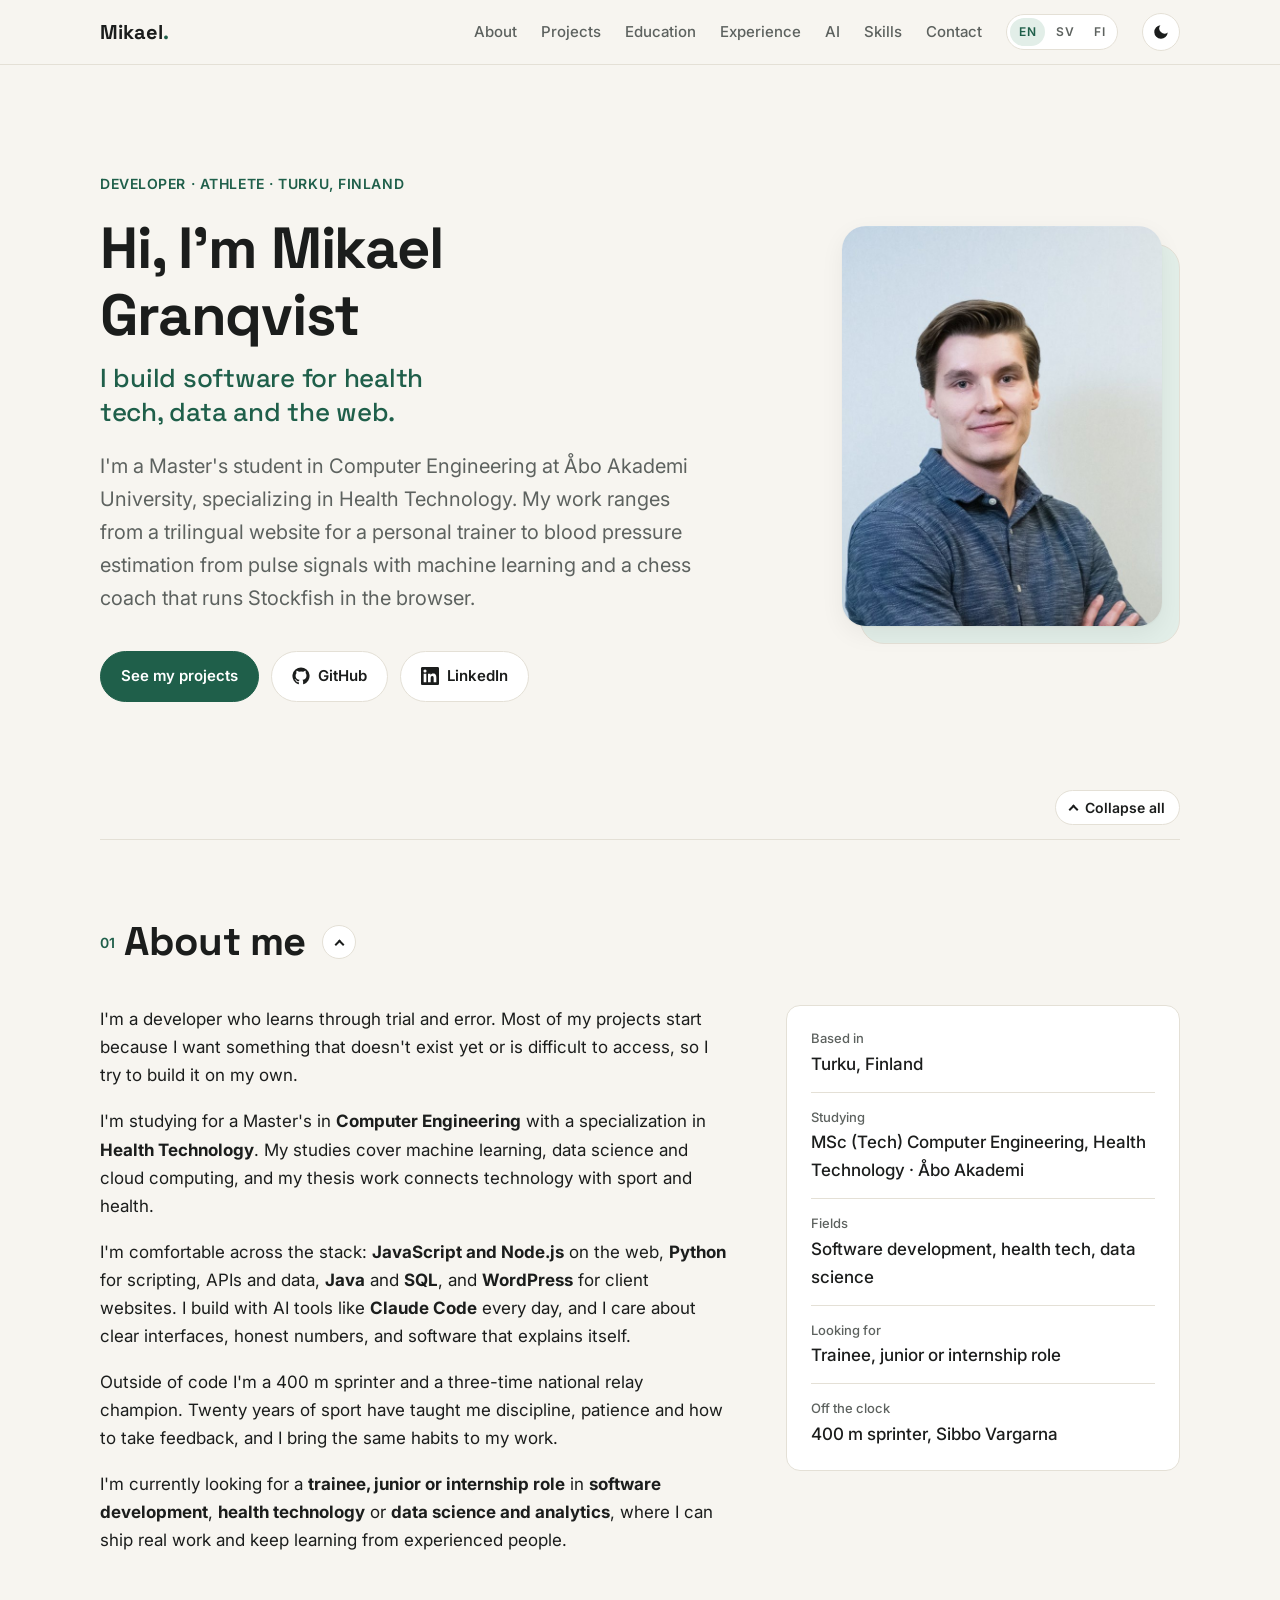
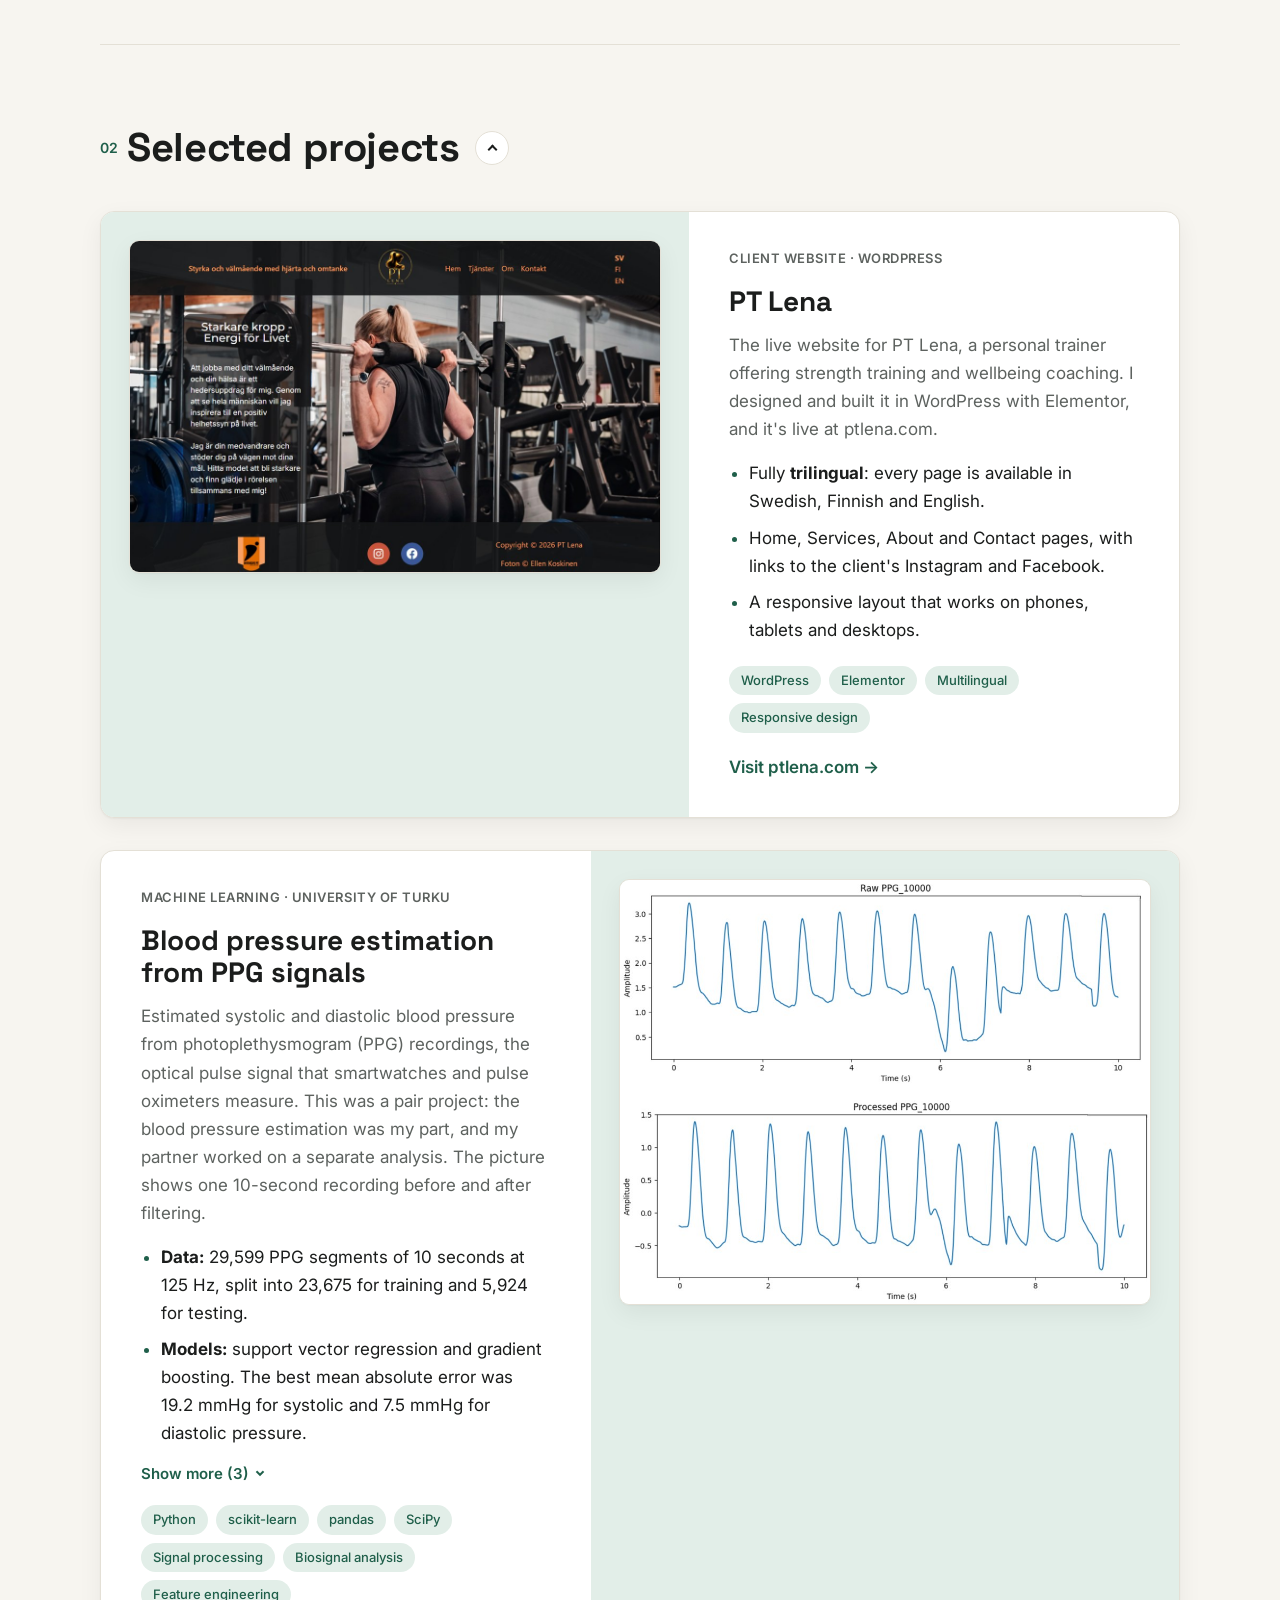
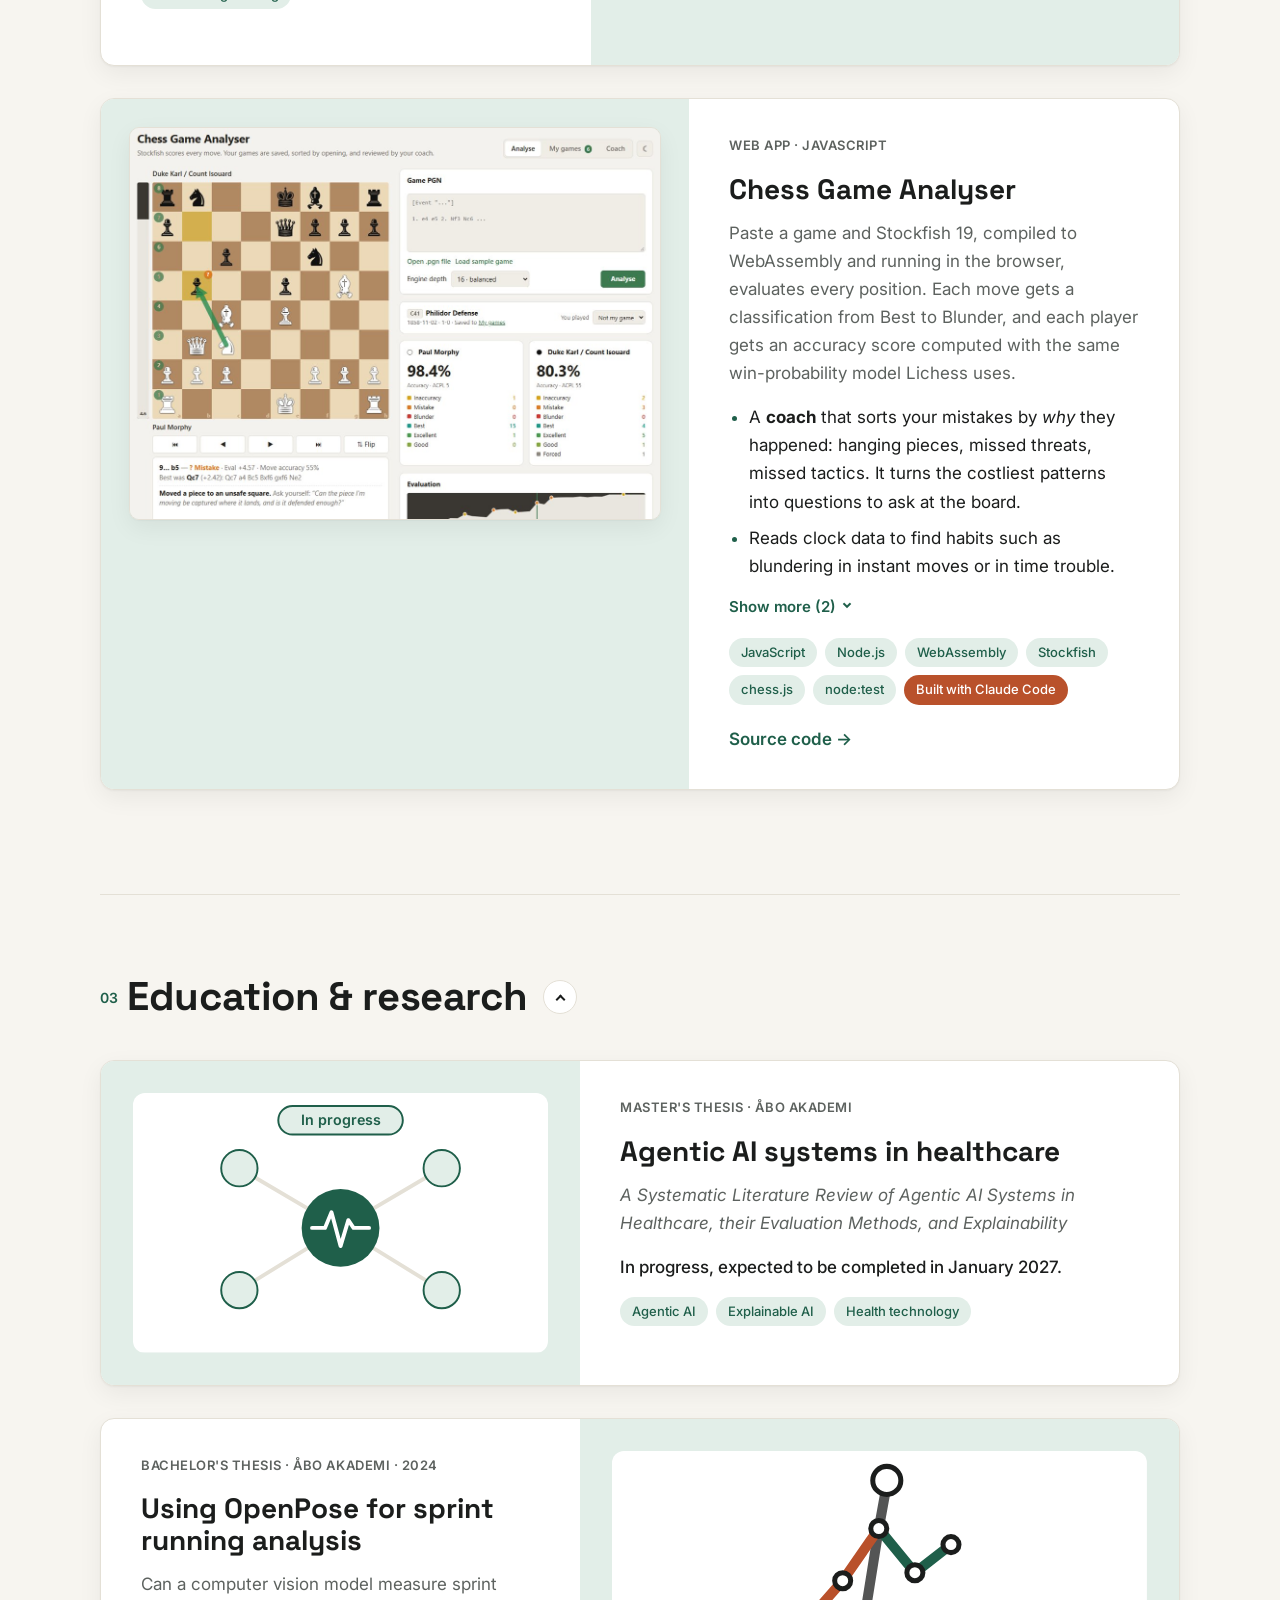
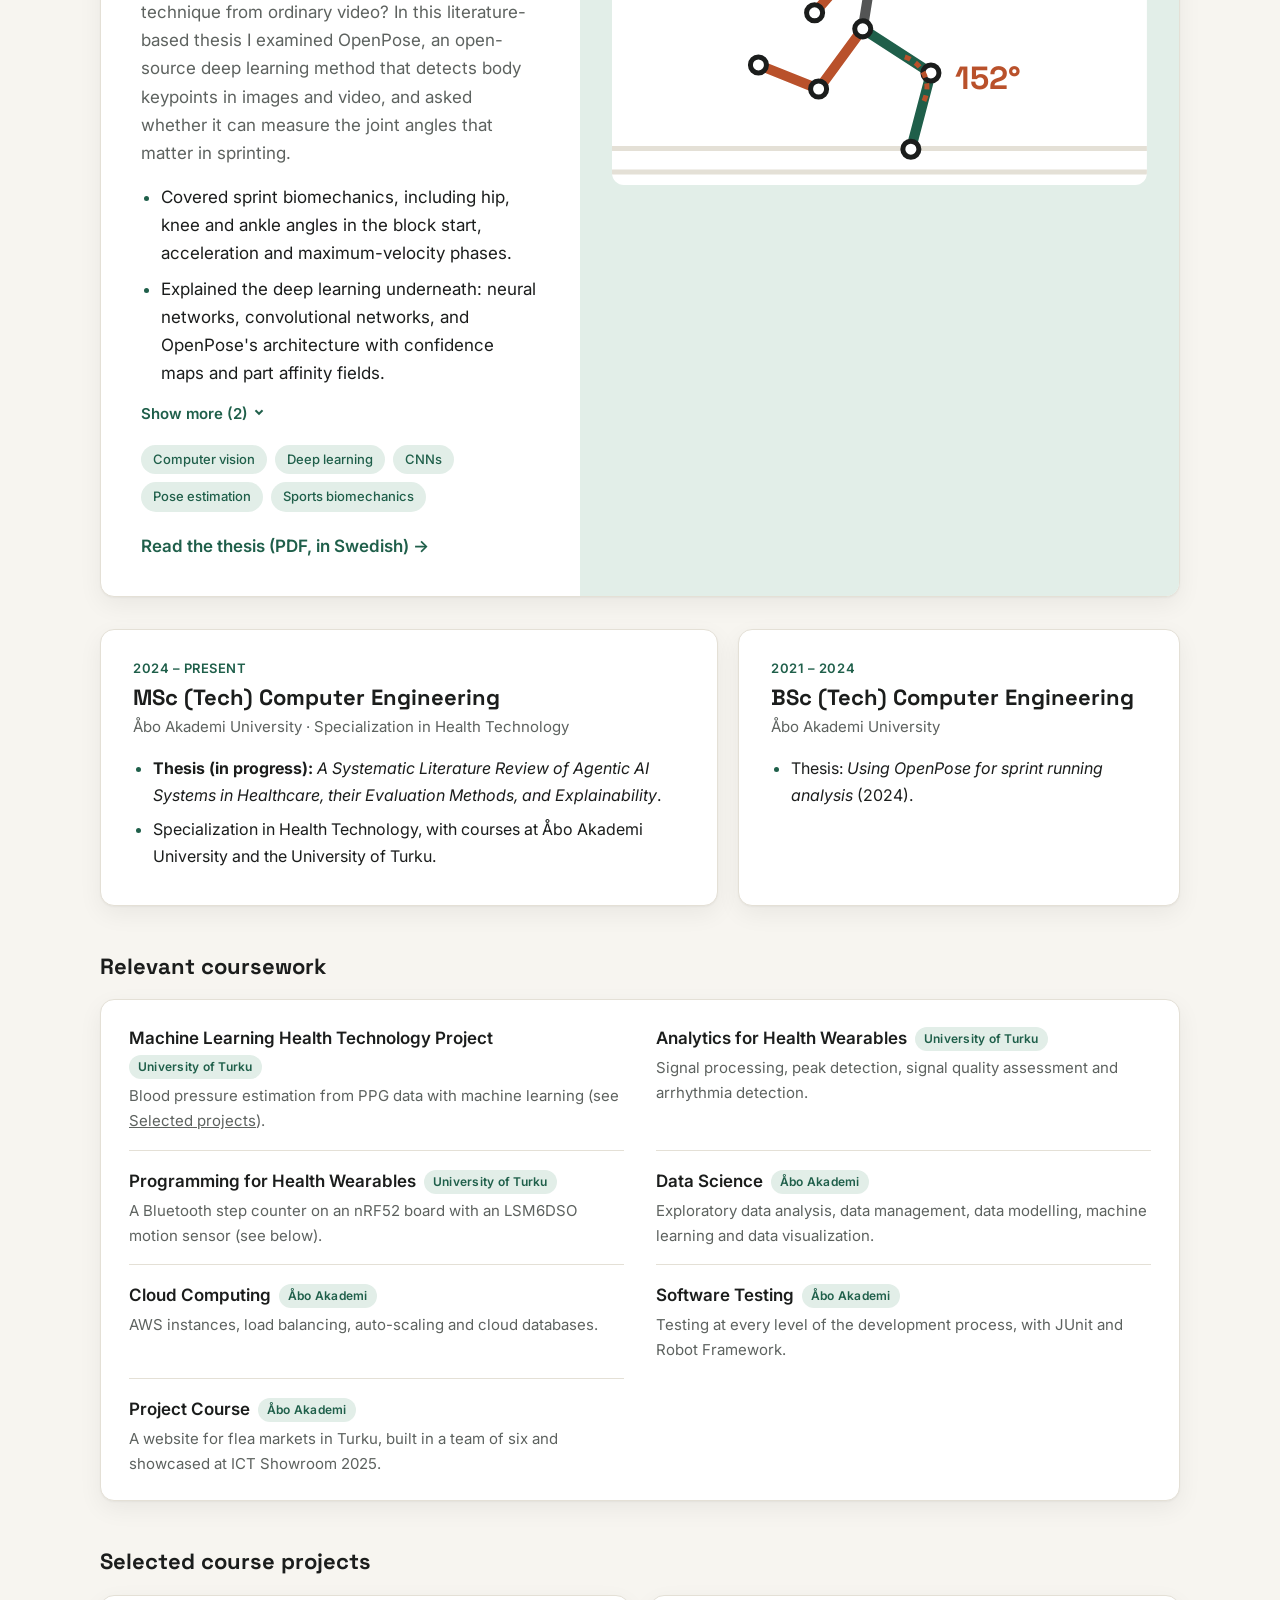
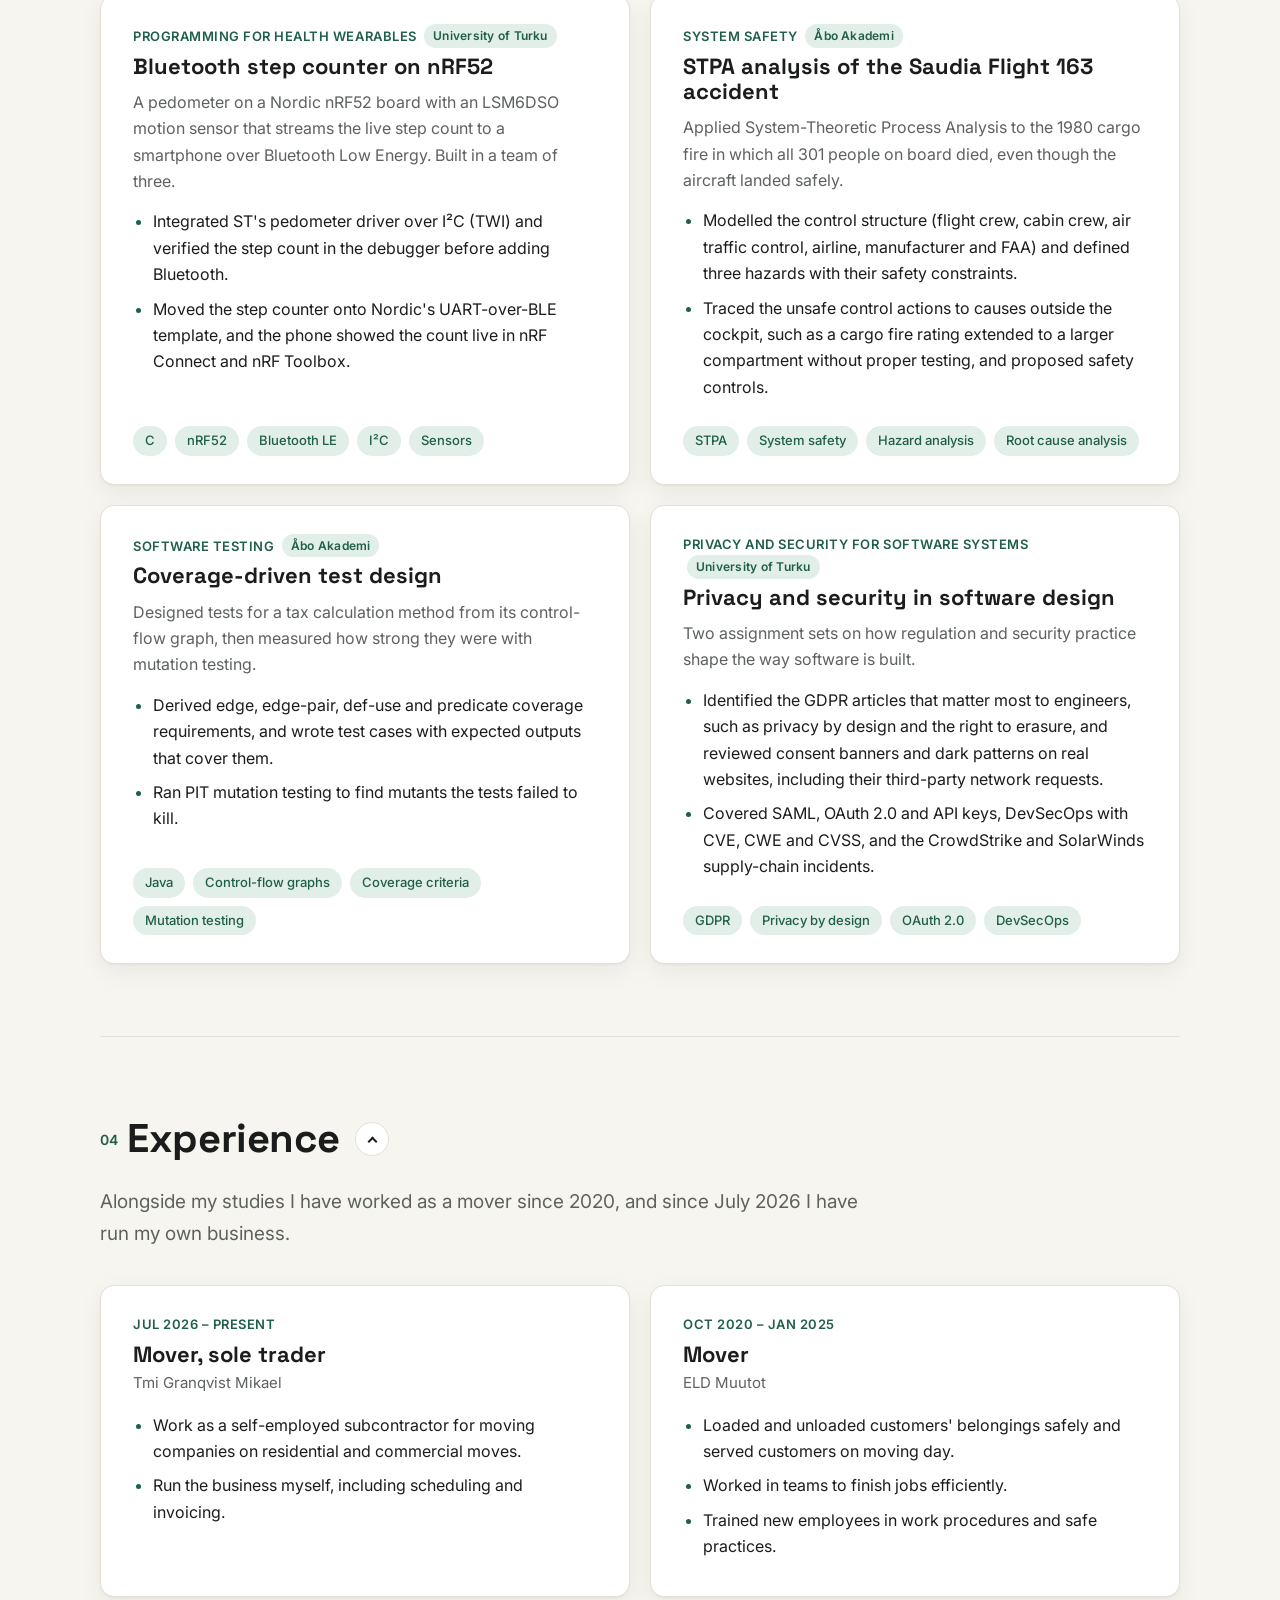
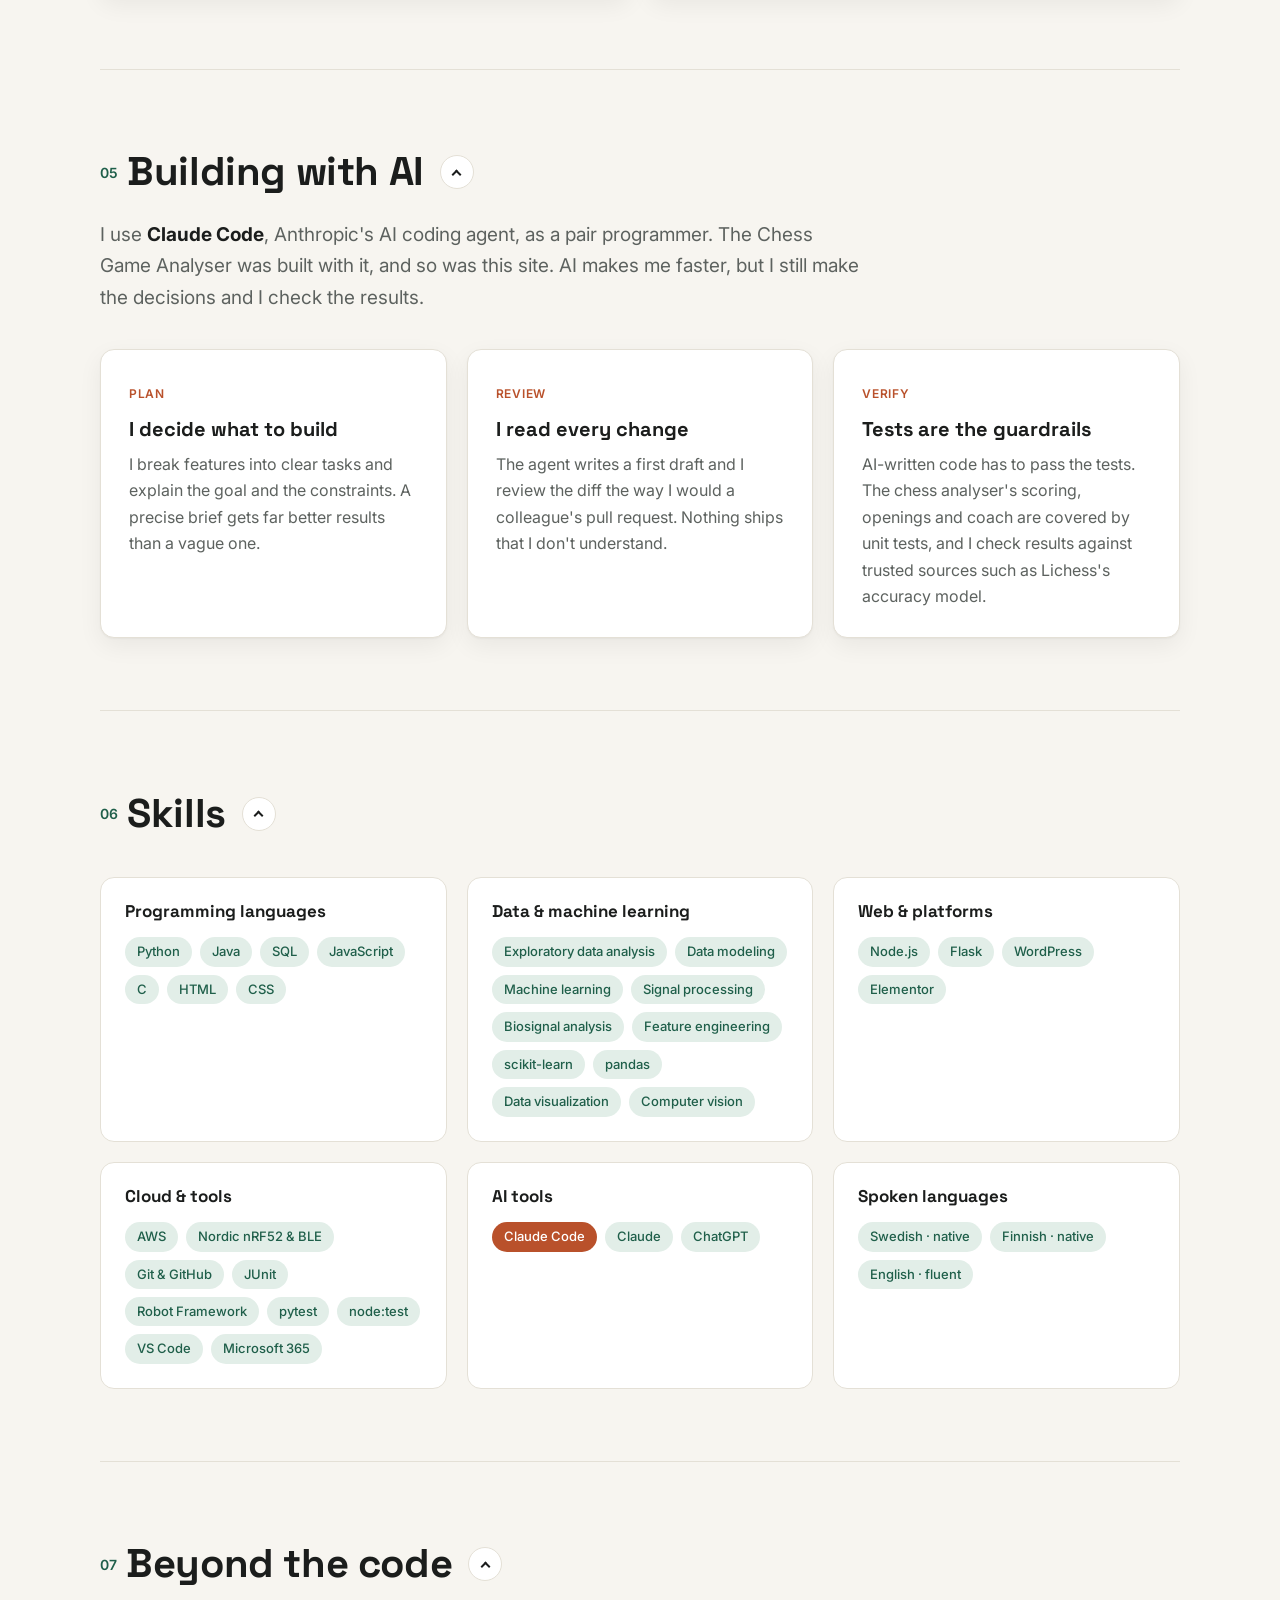
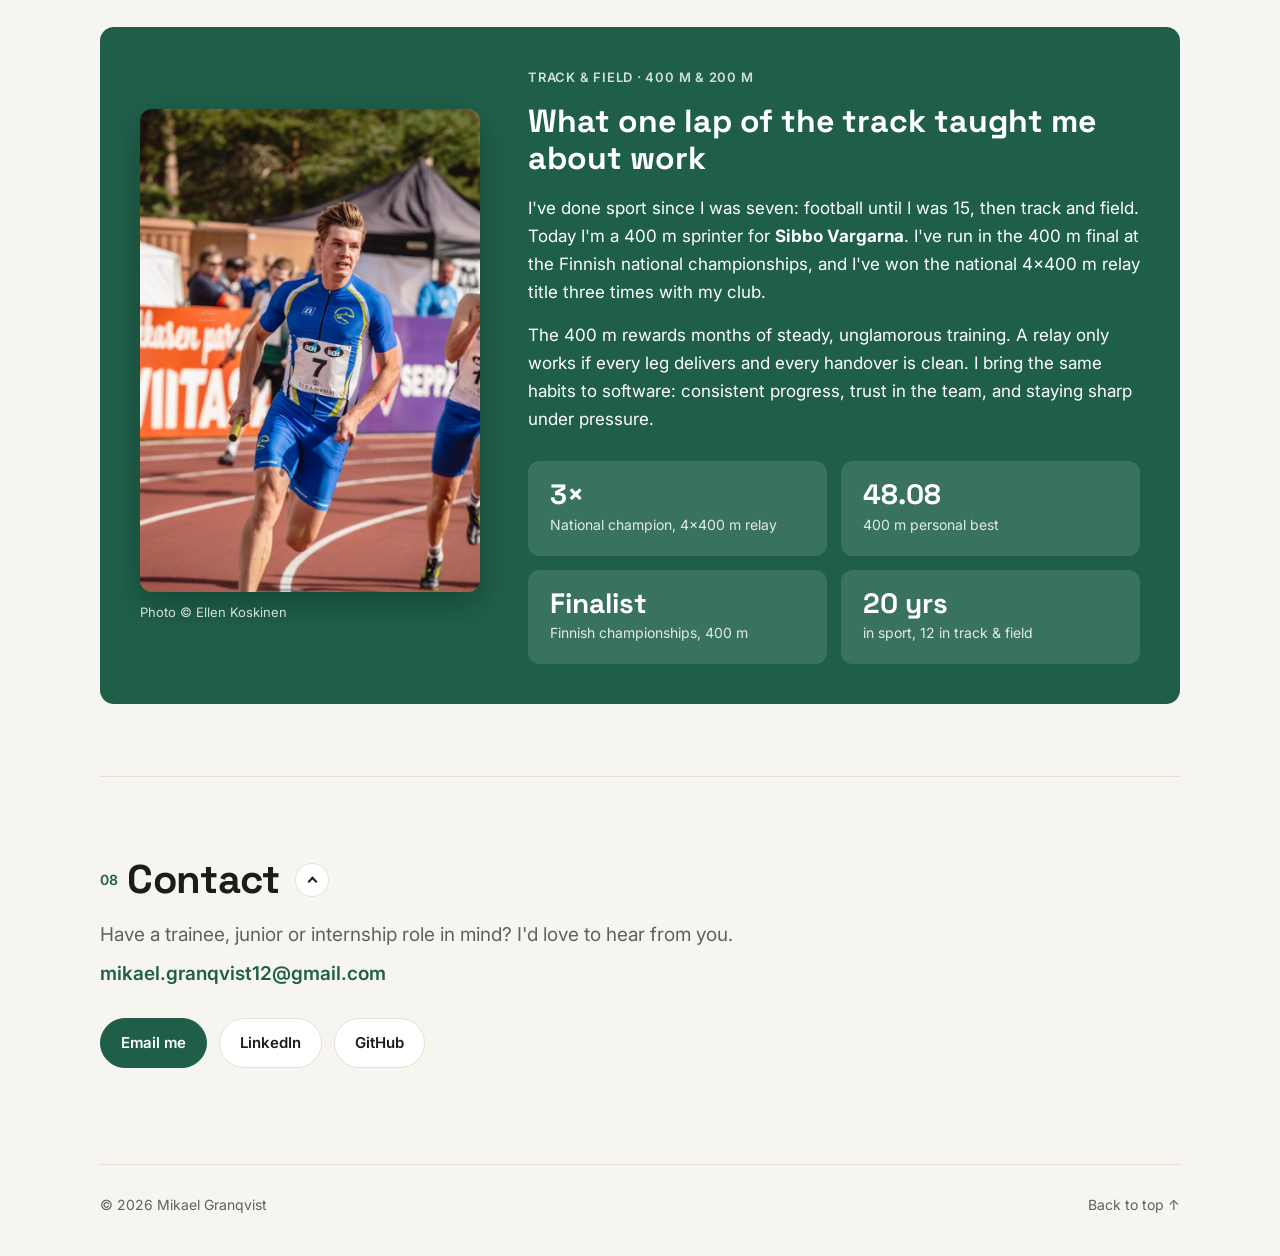
<file: index.html>
<!doctype html>
<html lang="en">
<head>
  <meta charset="utf-8">
  <meta name="viewport" content="width=device-width, initial-scale=1">
  <title>Mikael Granqvist · Developer</title>
  <meta name="description" content="Portfolio of Mikael Granqvist: MSc student in Computer Engineering (Health Technology): client websites, data and machine learning, and projects built with AI tools.">
  <link rel="icon" href="data:image/svg+xml,<svg xmlns='http://www.w3.org/2000/svg' viewBox='0 0 32 32'><rect width='32' height='32' rx='8' fill='%231f5f4a'/><text x='16' y='22' font-family='Arial' font-weight='700' font-size='15' fill='white' text-anchor='middle'>MG</text></svg>">
  <link rel="preconnect" href="https://fonts.googleapis.com">
  <link rel="preconnect" href="https://fonts.gstatic.com" crossorigin>
  <link href="https://fonts.googleapis.com/css2?family=Inter:wght@400;500;600&family=Space+Grotesk:wght@500;700&display=swap" rel="stylesheet">
  <link rel="alternate" hreflang="en" href="https://mikugh.github.io/">
  <link rel="alternate" hreflang="sv" href="https://mikugh.github.io/sv/">
  <link rel="alternate" hreflang="fi" href="https://mikugh.github.io/fi/">
  <link rel="alternate" hreflang="x-default" href="https://mikugh.github.io/">
  <link rel="stylesheet" href="style.css?v=6">
  <script>
    // Apply the saved theme before first paint to avoid a flash
    try { const t = localStorage.getItem('theme'); if (t) document.documentElement.dataset.theme = t; } catch (e) {}
  </script>
</head>
<body>
  <header class="nav">
    <div class="wrap nav-inner">
      <a href="#top" class="logo">Mikael<span>.</span></a>
      <nav aria-label="Main" id="site-nav">
        <a href="#about">About</a>
        <a href="#projects">Projects</a>
        <a href="#education">Education</a>
        <a href="#experience">Experience</a>
        <a href="#ai">AI</a>
        <a href="#skills">Skills</a>
        <a href="#contact">Contact</a>
      </nav>
      <div class="lang-switch" aria-label="Language">
        <a href="./" hreflang="en" lang="en" aria-current="page">EN</a>
        <a href="sv/" hreflang="sv" lang="sv">SV</a>
        <a href="fi/" hreflang="fi" lang="fi">FI</a>
      </div>
      <button class="theme-toggle" id="theme-toggle" aria-label="Toggle dark mode">
        <svg class="icon-moon" viewBox="0 0 24 24" width="18" height="18" aria-hidden="true"><path d="M21 12.8A9 9 0 1 1 11.2 3a7 7 0 0 0 9.8 9.8z" fill="currentColor"/></svg>
        <svg class="icon-sun" viewBox="0 0 24 24" width="18" height="18" aria-hidden="true"><circle cx="12" cy="12" r="4.5" fill="currentColor"/><g stroke="currentColor" stroke-width="2" stroke-linecap="round"><path d="M12 2v2M12 20v2M4.9 4.9l1.4 1.4M17.7 17.7l1.4 1.4M2 12h2M20 12h2M4.9 19.1l1.4-1.4M17.7 6.3l1.4-1.4"/></g></svg>
      </button>
      <button class="menu-toggle" id="menu-toggle" aria-label="Open menu" data-open-label="Open menu" data-close-label="Close menu" aria-expanded="false" aria-controls="site-nav">
        <span></span><span></span><span></span>
      </button>
    </div>
  </header>

  <main id="top" data-more-label="Show more" data-less-label="Show less">
    <!-- HERO -->
    <section class="hero wrap">
      <div class="hero-text">
      <p class="eyebrow">Developer · Athlete · Turku, Finland</p>
      <h1>Hi, I'm Mikael Granqvist</h1>
      <p class="tagline">I build software for health tech, data and the web.</p>
      <p class="lead">
        I'm a Master's student in Computer Engineering at Åbo Akademi University, specializing in
        Health Technology. My work ranges from a trilingual website for a personal trainer to
        blood pressure estimation from pulse signals with machine learning and a chess coach that runs
        Stockfish in the browser.
      </p>
      <div class="cta">
        <a class="btn primary" href="#projects">See my projects</a>
        <a class="btn" href="https://github.com/mikugh" target="_blank" rel="noopener">
          <svg viewBox="0 0 24 24" width="18" height="18" aria-hidden="true"><path fill="currentColor" d="M12 .5a11.5 11.5 0 0 0-3.6 22.4c.6.1.8-.3.8-.6v-2c-3.2.7-3.9-1.5-3.9-1.5-.5-1.3-1.3-1.7-1.3-1.7-1-.7.1-.7.1-.7 1.2.1 1.8 1.2 1.8 1.2 1 1.8 2.8 1.3 3.5 1 .1-.8.4-1.3.7-1.6-2.6-.3-5.3-1.3-5.3-5.7 0-1.3.5-2.3 1.2-3.1-.1-.3-.5-1.5.1-3.1 0 0 1-.3 3.2 1.2a11 11 0 0 1 5.8 0C17 4.7 18 5 18 5c.6 1.6.2 2.8.1 3.1.8.8 1.2 1.8 1.2 3.1 0 4.4-2.7 5.4-5.3 5.7.4.4.8 1.1.8 2.2v3.2c0 .3.2.7.8.6A11.5 11.5 0 0 0 12 .5z"/></svg>
          GitHub
        </a>
        <a class="btn" href="https://www.linkedin.com/in/mikael-g-granqvist" target="_blank" rel="noopener">
          <svg viewBox="0 0 24 24" width="18" height="18" aria-hidden="true"><path fill="currentColor" d="M20.45 20.45h-3.56v-5.57c0-1.33-.02-3.04-1.85-3.04-1.85 0-2.14 1.45-2.14 2.94v5.67H9.34V9h3.41v1.56h.05c.48-.9 1.64-1.85 3.37-1.85 3.6 0 4.27 2.37 4.27 5.46v6.28zM5.34 7.43a2.06 2.06 0 1 1 0-4.13 2.06 2.06 0 0 1 0 4.13zM7.12 20.45H3.56V9h3.56v11.45zM22.22 0H1.77C.79 0 0 .77 0 1.73v20.54C0 23.23.79 24 1.77 24h20.45c.98 0 1.78-.77 1.78-1.73V1.73C24 .77 23.2 0 22.22 0z"/></svg>
          LinkedIn
        </a>
      </div>
      </div>
      <figure class="hero-photo">
        <img src="mikael.jpg" alt="Portrait of Mikael Granqvist" width="800" height="839">
      </figure>
    </section>

    <div class="wrap section-controls">
      <button class="toggle-all" id="toggle-all" type="button" data-expand-label="Expand all" data-collapse-label="Collapse all" hidden>
        <span class="toggle-all-icon" aria-hidden="true"></span><span class="toggle-all-label">Collapse all</span>
      </button>
    </div>

    <!-- ABOUT -->
    <section id="about" class="wrap section">
      <h2 class="section-title"><span>01</span> About me</h2>
      <div class="about-grid">
        <div class="about-text">
          <p>
            I'm a developer who learns through trial and error. Most of my projects start because I want
            something that doesn't exist yet or is difficult to access, so I try to build it on my own.
          </p>
          <p>
            I'm studying for a Master's in <strong>Computer Engineering</strong> with a specialization in
            <strong>Health Technology</strong>. My studies cover machine learning, data science and cloud computing,
            and my thesis work connects technology with sport and health.
          </p>
          <p>
            I'm comfortable across the stack: <strong>JavaScript and Node.js</strong> on the web,
            <strong>Python</strong> for scripting, APIs and data, <strong>Java</strong> and <strong>SQL</strong>,
            and <strong>WordPress</strong> for client websites. I build with AI tools like
            <strong>Claude Code</strong> every day, and I care about clear interfaces, honest numbers,
            and software that explains itself.
          </p>
          <p>
            Outside of code I'm a 400&nbsp;m sprinter and a three-time national relay champion. Twenty years of
            sport have taught me discipline, patience and how to take feedback, and I bring the same habits to my work.
          </p>
          <p>
            I'm currently looking for a <strong>trainee, junior or internship role</strong> in
            <strong>software development</strong>, <strong>health technology</strong> or
            <strong>data science and analytics</strong>, where I can ship real work and keep learning from experienced people.
          </p>
        </div>
        <ul class="facts">
          <li><span>Based in</span>Turku, Finland</li>
          <li><span>Studying</span>MSc (Tech) Computer Engineering, Health Technology · Åbo Akademi</li>
          <li><span>Fields</span>Software development, health tech, data science</li>
          <li><span>Looking for</span>Trainee, junior or internship role</li>
          <li><span>Off the clock</span>400&nbsp;m sprinter, Sibbo Vargarna</li>
        </ul>
      </div>
    </section>

    <!-- PROJECTS -->
    <section id="projects" class="wrap section">
      <h2 class="section-title"><span>02</span> Selected projects</h2>

      <article class="project">
        <div class="project-art project-shot">
          <a href="https://ptlena.com" target="_blank" rel="noopener"><img src="shot-ptlena.jpg" alt="Screenshot of the PT Lena home page" width="1100" height="688" loading="lazy"></a>
        </div>
        <div class="project-body">
          <p class="project-kicker">Client website · WordPress</p>
          <h3>PT Lena</h3>
          <p>
            The live website for PT Lena, a personal trainer offering strength training and wellbeing coaching.
            I designed and built it in WordPress with Elementor, and it's live at ptlena.com.
          </p>
          <ul class="highlights">
            <li>Fully <strong>trilingual</strong>: every page is available in Swedish, Finnish and English.</li>
            <li>Home, Services, About and Contact pages, with links to the client's Instagram and Facebook.</li>
            <li>A responsive layout that works on phones, tablets and desktops.</li>
          </ul>
          <ul class="tags"><li>WordPress</li><li>Elementor</li><li>Multilingual</li><li>Responsive design</li></ul>
          <div class="links">
            <a href="https://ptlena.com" target="_blank" rel="noopener">Visit ptlena.com →</a>
          </div>
        </div>
      </article>

      <article class="project reverse">
        <div class="project-art project-shot">
          <img src="ppg-raw-vs-processed.jpg" class="chart-img" alt="A 10-second PPG recording before and after filtering" width="1000" height="801" loading="lazy">
        </div>
        <div class="project-body">
          <p class="project-kicker">Machine learning · University of Turku</p>
          <h3>Blood pressure estimation from PPG signals</h3>
          <p>
            Estimated systolic and diastolic blood pressure from photoplethysmogram (PPG) recordings, the optical pulse
            signal that smartwatches and pulse oximeters measure. This was a pair project: the blood pressure estimation
            was my part, and my partner worked on a separate analysis. The picture shows one 10-second recording before and after filtering.
          </p>
          <ul class="highlights">
            <li><strong>Data:</strong> 29,599 PPG segments of 10 seconds at 125&nbsp;Hz, split into 23,675 for training and 5,924 for testing.</li>
            <li><strong>Models:</strong> support vector regression and gradient boosting. The best mean absolute error was 19.2&nbsp;mmHg for systolic and 7.5&nbsp;mmHg for diastolic pressure.</li>
            <li><strong>Preprocessing</strong> in Python: a Butterworth band-pass filter, wavelet denoising and Gaussian smoothing.</li>
            <li><strong>23 engineered features</strong> per segment: pulse shape (systolic and diastolic amplitude, augmentation index, rise and fall time, dicrotic notch), statistics (skewness, kurtosis, entropy), frequency features and signal derivatives.</li>
            <li><strong>Honest evaluation:</strong> the predictions stayed close to the average, with a concordance index of about 0.5, so the models had not learned the variation between recordings. I traced the likely causes to the features, model complexity and signal quality, and tested other feature sets, models and preprocessing.</li>
          </ul>
          <ul class="tags"><li>Python</li><li>scikit-learn</li><li>pandas</li><li>SciPy</li><li>Signal processing</li><li>Biosignal analysis</li><li>Feature engineering</li></ul>
        </div>
      </article>

      <article class="project">
        <div class="project-art project-shot">
          <a href="https://github.com/mikugh/chess-analyser" target="_blank" rel="noopener"><img src="shot-chess.jpg" alt="Screenshot of the Chess Game Analyser showing a mistake, the best move and both players' accuracy" width="1100" height="811" loading="lazy"></a>
        </div>
        <div class="project-body">
          <p class="project-kicker">Web app · JavaScript</p>
          <h3>Chess Game Analyser</h3>
          <p>
            Paste a game and Stockfish 19, compiled to WebAssembly and running in the browser, evaluates every position.
            Each move gets a classification from Best to Blunder, and each player gets an accuracy score
            computed with the same win-probability model Lichess uses.
          </p>
          <ul class="highlights">
            <li>A <strong>coach</strong> that sorts your mistakes by <em>why</em> they happened: hanging pieces, missed threats, missed tactics. It turns the costliest patterns into questions to ask at the board.</li>
            <li>Reads clock data to find habits such as blundering in instant moves or in time trouble.</li>
            <li>Saved games are grouped by opening, with score and accuracy per opening and per game phase.</li>
            <li>Interactive evaluation graph, best-move arrows, keyboard navigation, light and dark mode, and unit tests.</li>
          </ul>
          <ul class="tags"><li>JavaScript</li><li>Node.js</li><li>WebAssembly</li><li>Stockfish</li><li>chess.js</li><li>node:test</li><li class="tag-ai">Built with Claude Code</li></ul>
          <div class="links">
            <a href="https://github.com/mikugh/chess-analyser" target="_blank" rel="noopener">Source code →</a>
          </div>
        </div>
      </article>

    </section>

    <!-- EDUCATION -->
    <section id="education" class="wrap section">
      <h2 class="section-title"><span>03</span> Education &amp; research</h2>

      <article class="project">
        <div class="project-art art-agent" aria-hidden="true">
          <svg viewBox="0 0 320 200" preserveAspectRatio="xMidYMid meet">
            <rect width="320" height="200" class="pose-bg"/>
            <g class="agent-links"><path d="M160 104 L82 58M160 104 L238 58M160 104 L82 152M160 104 L238 152"/></g>
            <g class="agent-nodes">
              <circle cx="82" cy="58" r="14"/><circle cx="238" cy="58" r="14"/>
              <circle cx="82" cy="152" r="14"/><circle cx="238" cy="152" r="14"/>
            </g>
            <circle class="agent-core" cx="160" cy="104" r="30"/>
            <path class="agent-pulse" d="M138 104 L148 104 L153 92 L160 118 L166 98 L170 104 L182 104"/>
            <rect class="wip" x="112" y="10" width="96" height="22" rx="11"/>
            <text x="160" y="25" class="wip-text">In progress</text>
          </svg>
        </div>
        <div class="project-body">
          <p class="project-kicker">Master's thesis · Åbo Akademi</p>
          <h3>Agentic AI systems in healthcare</h3>
          <p>
            <em>A Systematic Literature Review of Agentic AI Systems in Healthcare, their Evaluation Methods, and Explainability</em>
          </p>
          <p class="thesis-status">In progress, expected to be completed in January 2027.</p>
          <ul class="tags"><li>Agentic AI</li><li>Explainable AI</li><li>Health technology</li></ul>
        </div>
      </article>

      <article class="project reverse">
        <div class="project-art art-pose" aria-hidden="true">
          <svg viewBox="0 0 320 200" preserveAspectRatio="xMidYMid meet">
            <rect width="320" height="200" class="pose-bg"/>
            <g class="track"><path d="M0 178h320M0 192h320"/></g>
            <g transform="translate(-30 -28) scale(1.2)">
            <g class="bones">
              <path class="b1" d="M162 40 L158 62"/>
              <path class="b2" d="M158 62 L150 112"/>
              <path class="b3" d="M158 62 L176 84 L194 70"/>
              <path class="b4" d="M158 62 L140 88 L126 104"/>
              <path class="b5" d="M150 112 L184 134 L174 172"/>
              <path class="b6" d="M150 112 L128 142 L98 130"/>
            </g>
            <g class="joints">
              <circle cx="162" cy="38" r="7"/><circle cx="158" cy="62" r="4"/><circle cx="176" cy="84" r="4"/><circle cx="194" cy="70" r="4"/>
              <circle cx="140" cy="88" r="4"/><circle cx="126" cy="104" r="4"/><circle cx="150" cy="112" r="4"/>
              <circle cx="184" cy="134" r="4"/><circle cx="174" cy="172" r="4"/><circle cx="128" cy="142" r="4"/><circle cx="98" cy="130" r="4"/>
            </g>
            <path class="angle" d="M171 126 A16 16 0 0 1 180 149"/>
            <text x="196" y="142" class="angle-text">152°</text>
            </g>
          </svg>
        </div>
        <div class="project-body">
          <p class="project-kicker">Bachelor's thesis · Åbo Akademi · 2024</p>
          <h3>Using OpenPose for sprint running analysis</h3>
          <p>
            Can a computer vision model measure sprint technique from ordinary video? In this literature-based thesis
            I examined OpenPose, an open-source deep learning method that detects body keypoints in images and video,
            and asked whether it can measure the joint angles that matter in sprinting.
          </p>
          <ul class="highlights">
            <li>Covered sprint biomechanics, including hip, knee and ankle angles in the block start, acceleration and maximum-velocity phases.</li>
            <li>Explained the deep learning underneath: neural networks, convolutional networks, and OpenPose's architecture with confidence maps and part affinity fields.</li>
            <li>Reviewed three studies of OpenPose on running: sprints filmed with a smartphone, hurdling across network backbones (VGG19 and MobileNet, compared by RMSE), and treadmill running compared with marker-based motion capture.</li>
            <li><strong>Conclusion:</strong> OpenPose is not yet accurate enough for sprint analysis. Accuracy drops as speed rises, even from 2.78 to 3.33&nbsp;m/s, and missing values and false positives make joint angles unreliable.</li>
          </ul>
          <ul class="tags"><li>Computer vision</li><li>Deep learning</li><li>CNNs</li><li>Pose estimation</li><li>Sports biomechanics</li></ul>
          <div class="links">
            <a href="thesis-openpose-sprint.pdf" target="_blank" rel="noopener">Read the thesis (PDF, in Swedish) →</a>
          </div>
        </div>
      </article>

      <div class="edu-grid">
        <div class="edu-card">
          <p class="edu-date">2024 – present</p>
          <h3>MSc (Tech) Computer Engineering</h3>
          <p class="edu-school">Åbo Akademi University · Specialization in Health Technology</p>
          <ul class="highlights">
            <li><strong>Thesis (in progress):</strong> <em>A Systematic Literature Review of Agentic AI Systems in Healthcare, their Evaluation Methods, and Explainability</em>.</li>
            <li>Specialization in Health Technology, with courses at Åbo Akademi University and the University of Turku.</li>
          </ul>
        </div>
        <div class="edu-card">
          <p class="edu-date">2021 – 2024</p>
          <h3>BSc (Tech) Computer Engineering</h3>
          <p class="edu-school">Åbo Akademi University</p>
          <ul class="highlights">
            <li>Thesis: <em>Using OpenPose for sprint running analysis</em> (2024).</li>
          </ul>
        </div>
      </div>

      <h3 class="subsection-title">Relevant coursework</h3>
      <ul class="course-list">
        <li><span class="course-name">Machine Learning Health Technology Project</span><span class="uni">University of Turku</span><span class="course-desc">Blood pressure estimation from PPG data with machine learning (see <a href="#projects">Selected projects</a>).</span></li>
        <li><span class="course-name">Analytics for Health Wearables</span><span class="uni">University of Turku</span><span class="course-desc">Signal processing, peak detection, signal quality assessment and arrhythmia detection.</span></li>
        <li><span class="course-name">Programming for Health Wearables</span><span class="uni">University of Turku</span><span class="course-desc">A Bluetooth step counter on an nRF52 board with an LSM6DSO motion sensor (see below).</span></li>
        <li><span class="course-name">Data Science</span><span class="uni">Åbo Akademi</span><span class="course-desc">Exploratory data analysis, data management, data modelling, machine learning and data visualization.</span></li>
        <li><span class="course-name">Cloud Computing</span><span class="uni">Åbo Akademi</span><span class="course-desc">AWS instances, load balancing, auto-scaling and cloud databases.</span></li>
        <li><span class="course-name">Software Testing</span><span class="uni">Åbo Akademi</span><span class="course-desc">Testing at every level of the development process, with JUnit and Robot Framework.</span></li>
        <li><span class="course-name">Project Course</span><span class="uni">Åbo Akademi</span><span class="course-desc">A website for flea markets in Turku, built in a team of six and showcased at ICT Showroom 2025.</span></li>
      </ul>

      <h3 class="subsection-title">Selected course projects</h3>
      <div class="course-grid">
        <div class="edu-card">
          <p class="edu-date course-kicker">Programming for Health Wearables <span class="uni">University of Turku</span></p>
          <h3>Bluetooth step counter on nRF52</h3>
          <p class="course-lead">A pedometer on a Nordic nRF52 board with an LSM6DSO motion sensor that streams the live step count to a smartphone over Bluetooth Low Energy. Built in a team of three.</p>
          <ul class="highlights">
            <li>Integrated ST's pedometer driver over I²C (TWI) and verified the step count in the debugger before adding Bluetooth.</li>
            <li>Moved the step counter onto Nordic's UART-over-BLE template, and the phone showed the count live in nRF Connect and nRF Toolbox.</li>
          </ul>
          <ul class="tags"><li>C</li><li>nRF52</li><li>Bluetooth LE</li><li>I²C</li><li>Sensors</li></ul>
        </div>
        <div class="edu-card">
          <p class="edu-date course-kicker">System Safety <span class="uni">Åbo Akademi</span></p>
          <h3>STPA analysis of the Saudia Flight 163 accident</h3>
          <p class="course-lead">Applied System-Theoretic Process Analysis to the 1980 cargo fire in which all 301 people on board died, even though the aircraft landed safely.</p>
          <ul class="highlights">
            <li>Modelled the control structure (flight crew, cabin crew, air traffic control, airline, manufacturer and FAA) and defined three hazards with their safety constraints.</li>
            <li>Traced the unsafe control actions to causes outside the cockpit, such as a cargo fire rating extended to a larger compartment without proper testing, and proposed safety controls.</li>
          </ul>
          <ul class="tags"><li>STPA</li><li>System safety</li><li>Hazard analysis</li><li>Root cause analysis</li></ul>
        </div>
        <div class="edu-card">
          <p class="edu-date course-kicker">Software Testing <span class="uni">Åbo Akademi</span></p>
          <h3>Coverage-driven test design</h3>
          <p class="course-lead">Designed tests for a tax calculation method from its control-flow graph, then measured how strong they were with mutation testing.</p>
          <ul class="highlights">
            <li>Derived edge, edge-pair, def-use and predicate coverage requirements, and wrote test cases with expected outputs that cover them.</li>
            <li>Ran PIT mutation testing to find mutants the tests failed to kill.</li>
          </ul>
          <ul class="tags"><li>Java</li><li>Control-flow graphs</li><li>Coverage criteria</li><li>Mutation testing</li></ul>
        </div>
        <div class="edu-card">
          <p class="edu-date course-kicker">Privacy and Security for Software Systems <span class="uni">University of Turku</span></p>
          <h3>Privacy and security in software design</h3>
          <p class="course-lead">Two assignment sets on how regulation and security practice shape the way software is built.</p>
          <ul class="highlights">
            <li>Identified the GDPR articles that matter most to engineers, such as privacy by design and the right to erasure, and reviewed consent banners and dark patterns on real websites, including their third-party network requests.</li>
            <li>Covered SAML, OAuth 2.0 and API keys, DevSecOps with CVE, CWE and CVSS, and the CrowdStrike and SolarWinds supply-chain incidents.</li>
          </ul>
          <ul class="tags"><li>GDPR</li><li>Privacy by design</li><li>OAuth 2.0</li><li>DevSecOps</li></ul>
        </div>
      </div>
    </section>

    <!-- EXPERIENCE -->
    <section id="experience" class="wrap section">
      <h2 class="section-title"><span>04</span> Experience</h2>
      <p class="section-lead">
        Alongside my studies I have worked as a mover since 2020, and since July 2026 I have run my own business.
      </p>
      <div class="edu-grid exp-grid">
        <div class="edu-card">
          <p class="edu-date">Jul 2026 – present</p>
          <h3>Mover, sole trader</h3>
          <p class="edu-school">Tmi Granqvist Mikael</p>
          <ul class="highlights">
            <li>Work as a self-employed subcontractor for moving companies on residential and commercial moves.</li>
            <li>Run the business myself, including scheduling and invoicing.</li>
          </ul>
        </div>
        <div class="edu-card">
          <p class="edu-date">Oct 2020 – Jan 2025</p>
          <h3>Mover</h3>
          <p class="edu-school">ELD Muutot</p>
          <ul class="highlights">
            <li>Loaded and unloaded customers' belongings safely and served customers on moving day.</li>
            <li>Worked in teams to finish jobs efficiently.</li>
            <li>Trained new employees in work procedures and safe practices.</li>
          </ul>
        </div>
      </div>
    </section>

    <!-- AI -->
    <section id="ai" class="wrap section">
      <h2 class="section-title"><span>05</span> Building with AI</h2>
      <p class="section-lead">
        I use <strong>Claude Code</strong>, Anthropic's AI coding agent, as a pair programmer.
        The Chess Game Analyser was built with it, and so was this site.
        AI makes me faster, but I still make the decisions and I check the results.
      </p>
      <div class="ai-grid">
        <div class="ai-card">
          <span class="ai-step">Plan</span>
          <h3>I decide what to build</h3>
          <p>I break features into clear tasks and explain the goal and the constraints. A precise brief gets far better results than a vague one.</p>
        </div>
        <div class="ai-card">
          <span class="ai-step">Review</span>
          <h3>I read every change</h3>
          <p>The agent writes a first draft and I review the diff the way I would a colleague's pull request. Nothing ships that I don't understand.</p>
        </div>
        <div class="ai-card">
          <span class="ai-step">Verify</span>
          <h3>Tests are the guardrails</h3>
          <p>AI-written code has to pass the tests. The chess analyser's scoring, openings and coach are covered by unit tests, and I check results against trusted sources such as Lichess's accuracy model.</p>
        </div>
      </div>
    </section>

    <!-- SKILLS -->
    <section id="skills" class="wrap section">
      <h2 class="section-title"><span>06</span> Skills</h2>
      <div class="skills-grid">
        <div class="skill-group">
          <h3>Programming languages</h3>
          <ul class="tags"><li>Python</li><li>Java</li><li>SQL</li><li>JavaScript</li><li>C</li><li>HTML</li><li>CSS</li></ul>
        </div>
        <div class="skill-group">
          <h3>Data &amp; machine learning</h3>
          <ul class="tags"><li>Exploratory data analysis</li><li>Data modeling</li><li>Machine learning</li><li>Signal processing</li><li>Biosignal analysis</li><li>Feature engineering</li><li>scikit-learn</li><li>pandas</li><li>Data visualization</li><li>Computer vision</li></ul>
        </div>
        <div class="skill-group">
          <h3>Web &amp; platforms</h3>
          <ul class="tags"><li>Node.js</li><li>Flask</li><li>WordPress</li><li>Elementor</li></ul>
        </div>
        <div class="skill-group">
          <h3>Cloud &amp; tools</h3>
          <ul class="tags"><li>AWS</li><li>Nordic nRF52 &amp; BLE</li><li>Git &amp; GitHub</li><li>JUnit</li><li>Robot Framework</li><li>pytest</li><li>node:test</li><li>VS Code</li><li>Microsoft 365</li></ul>
        </div>
        <div class="skill-group">
          <h3>AI tools</h3>
          <ul class="tags"><li class="tag-ai">Claude Code</li><li>Claude</li><li>ChatGPT</li></ul>
        </div>
        <div class="skill-group">
          <h3>Spoken languages</h3>
          <ul class="tags"><li>Swedish · native</li><li>Finnish · native</li><li>English · fluent</li></ul>
        </div>
      </div>
    </section>

    <!-- ATHLETE -->
    <section id="athlete" class="wrap section">
      <h2 class="section-title"><span>07</span> Beyond the code</h2>
      <div class="athlete">
        <figure class="athlete-photo">
          <img src="mikael-400m.jpg" alt="Mikael running the 4×400&nbsp;m relay for Sibbo Vargarna, baton in hand" width="800" height="1137" loading="lazy">
          <figcaption>Photo © Ellen Koskinen</figcaption>
        </figure>
        <div class="athlete-main">
          <div class="athlete-text">
            <p class="athlete-kicker">Track &amp; field · 400&nbsp;m &amp; 200&nbsp;m</p>
            <h3>What one lap of the track taught me about work</h3>
            <p>
              I've done sport since I was seven: football until I was 15, then track and field.
              Today I'm a 400&nbsp;m sprinter for <strong>Sibbo Vargarna</strong>. I've run in the 400&nbsp;m final
              at the Finnish national championships, and I've won the national 4×400&nbsp;m relay title three times with my club.
            </p>
            <p>
              The 400&nbsp;m rewards months of steady, unglamorous training. A relay only works if every leg delivers
              and every handover is clean. I bring the same habits to software: consistent progress, trust in
              the team, and staying sharp under pressure.
            </p>
          </div>
          <ul class="stats">
            <li><strong>3×</strong><span>National champion, 4×400&nbsp;m relay</span></li>
            <li><strong>48.08</strong><span>400&nbsp;m personal best</span></li>
            <li><strong>Finalist</strong><span>Finnish championships, 400&nbsp;m</span></li>
            <li><strong>20 yrs</strong><span>in sport, 12 in track &amp; field</span></li>
          </ul>
        </div>
      </div>
    </section>

    <!-- CONTACT -->
    <section id="contact" class="wrap section contact">
      <h2 class="section-title"><span>08</span> Contact</h2>
      <p class="contact-lead">
        Have a trainee, junior or internship role in mind? I'd love to hear from you.<br>
        <a class="contact-email" href="mailto:mikael.granqvist12@gmail.com">mikael.granqvist12@gmail.com</a>
      </p>
      <div class="cta">
        <a class="btn primary" href="mailto:mikael.granqvist12@gmail.com">Email me</a>
        <a class="btn" href="https://www.linkedin.com/in/mikael-g-granqvist" target="_blank" rel="noopener">LinkedIn</a>
        <a class="btn" href="https://github.com/mikugh" target="_blank" rel="noopener">GitHub</a>
      </div>
    </section>
  </main>

  <footer class="wrap footer">
    <p>© <span id="year">2026</span> Mikael Granqvist</p>
    <a href="#top">Back to top ↑</a>
  </footer>

  <script src="script.js?v=5"></script>
</body>
</html>
</file>
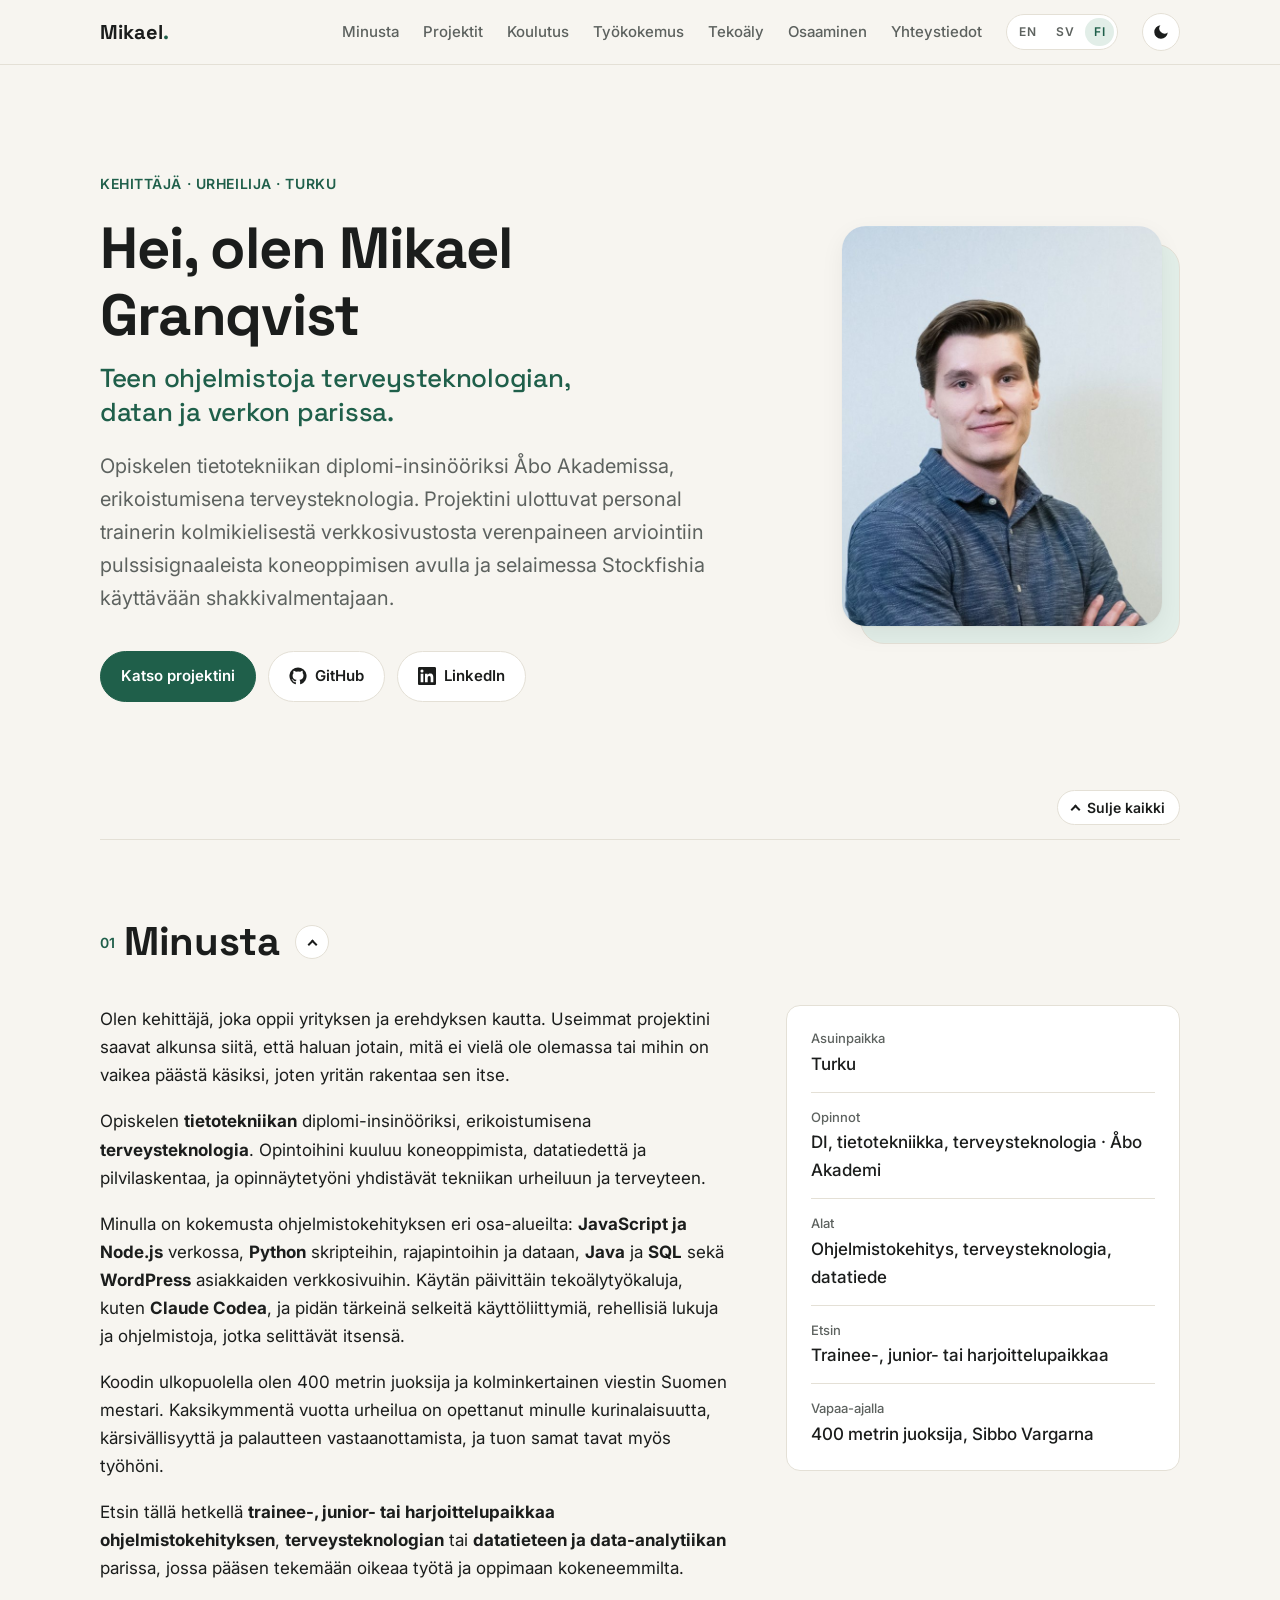
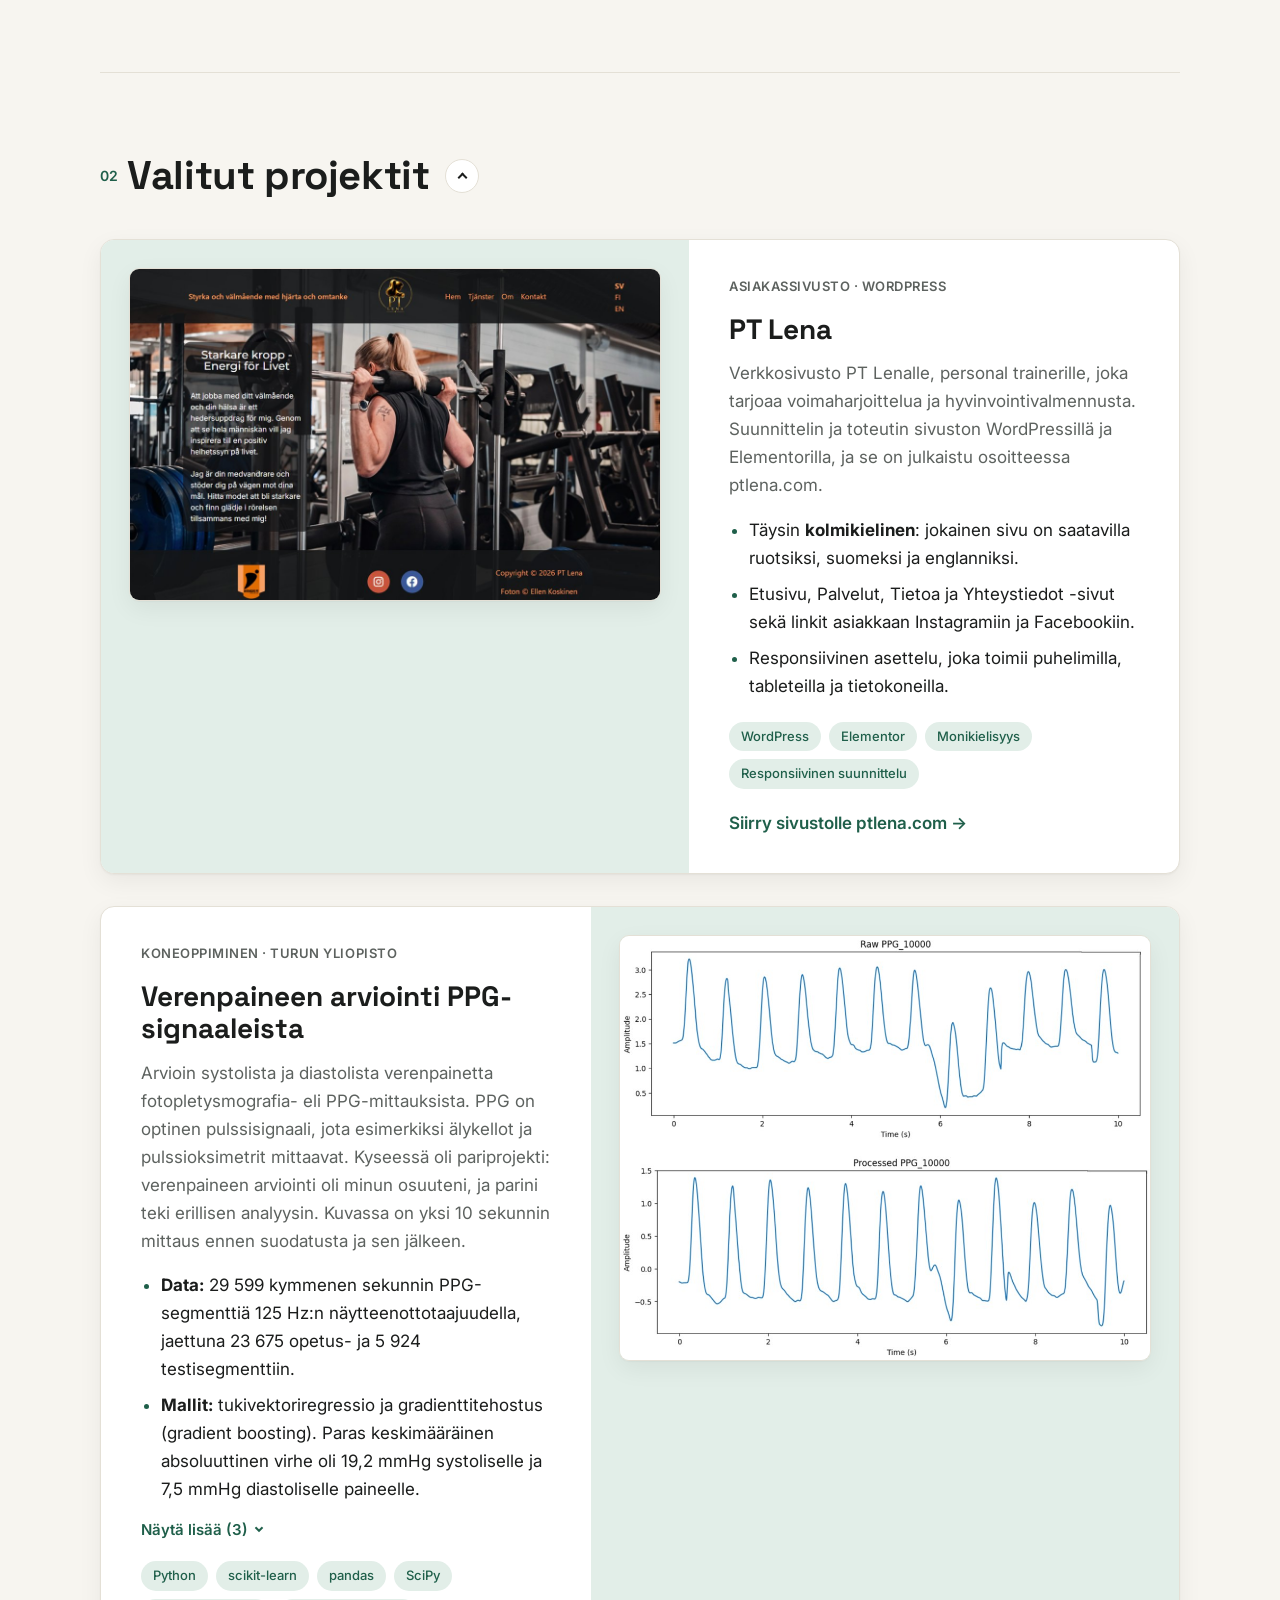
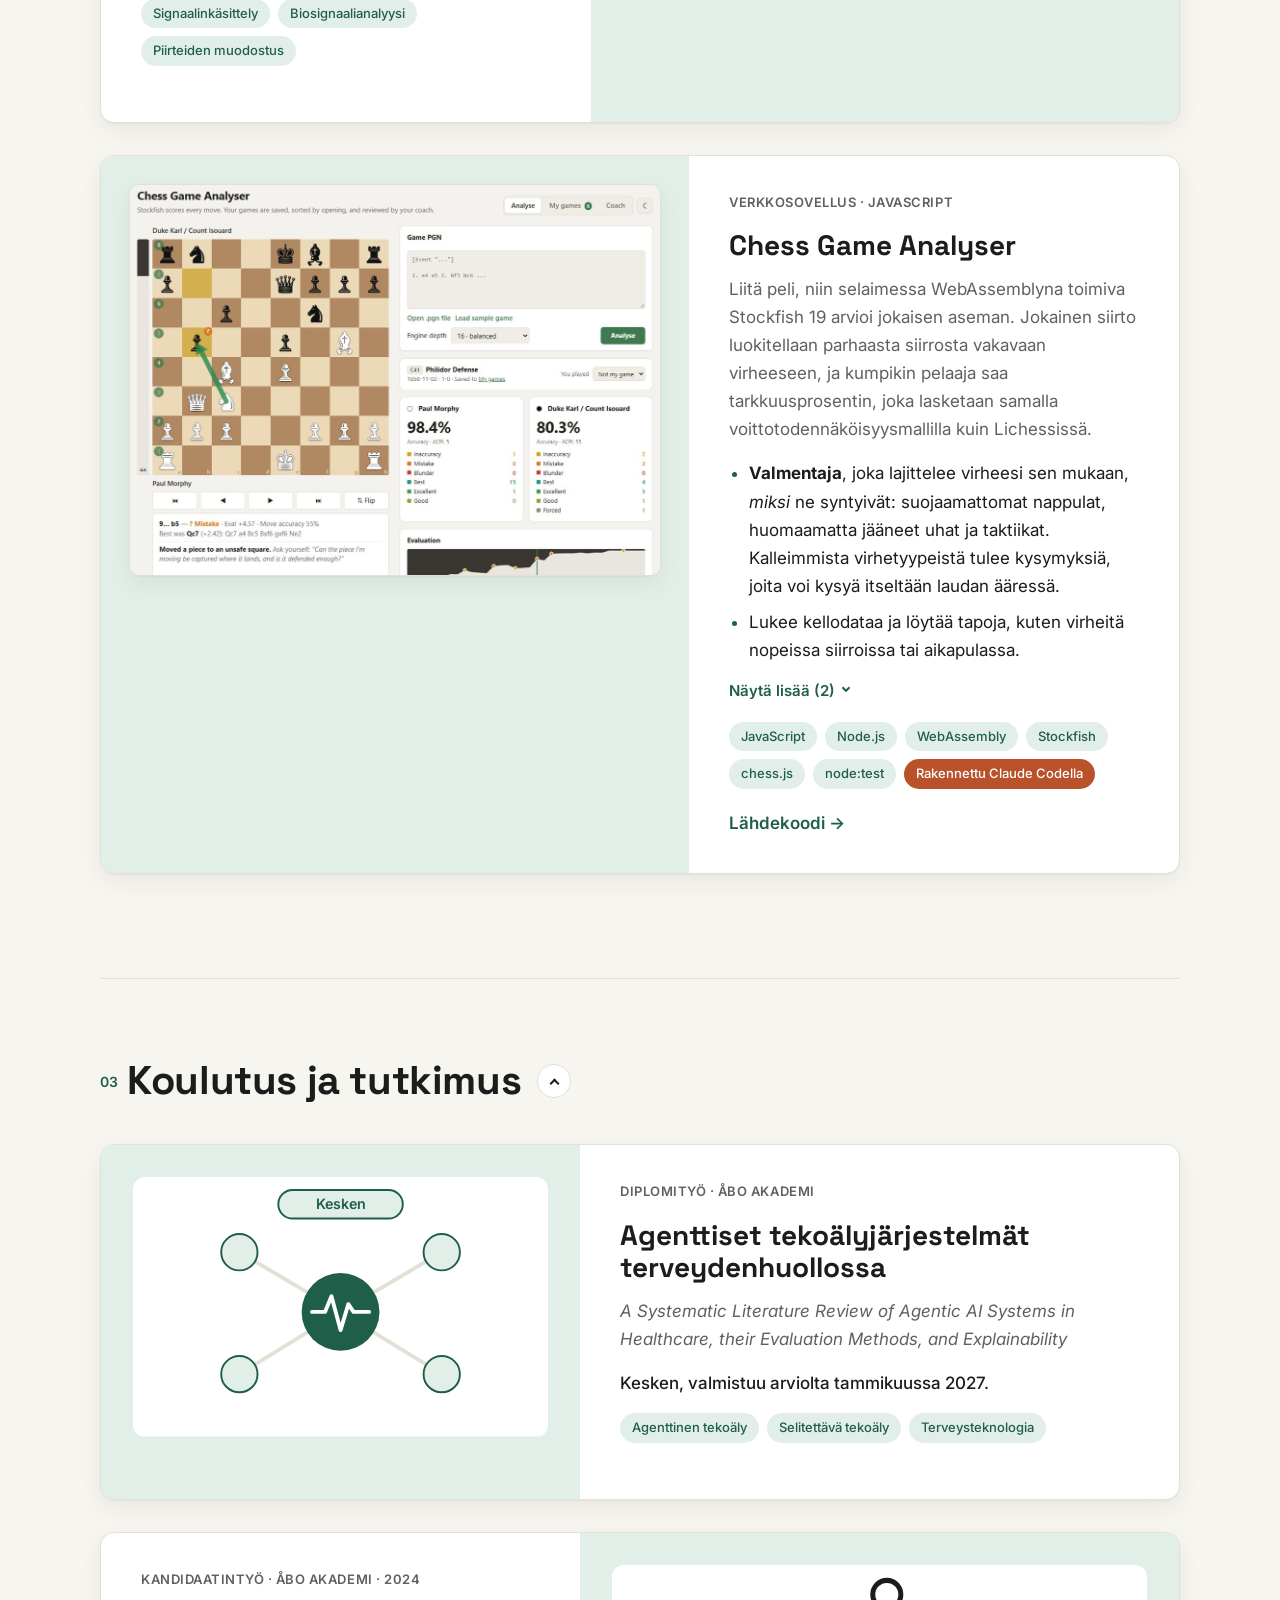
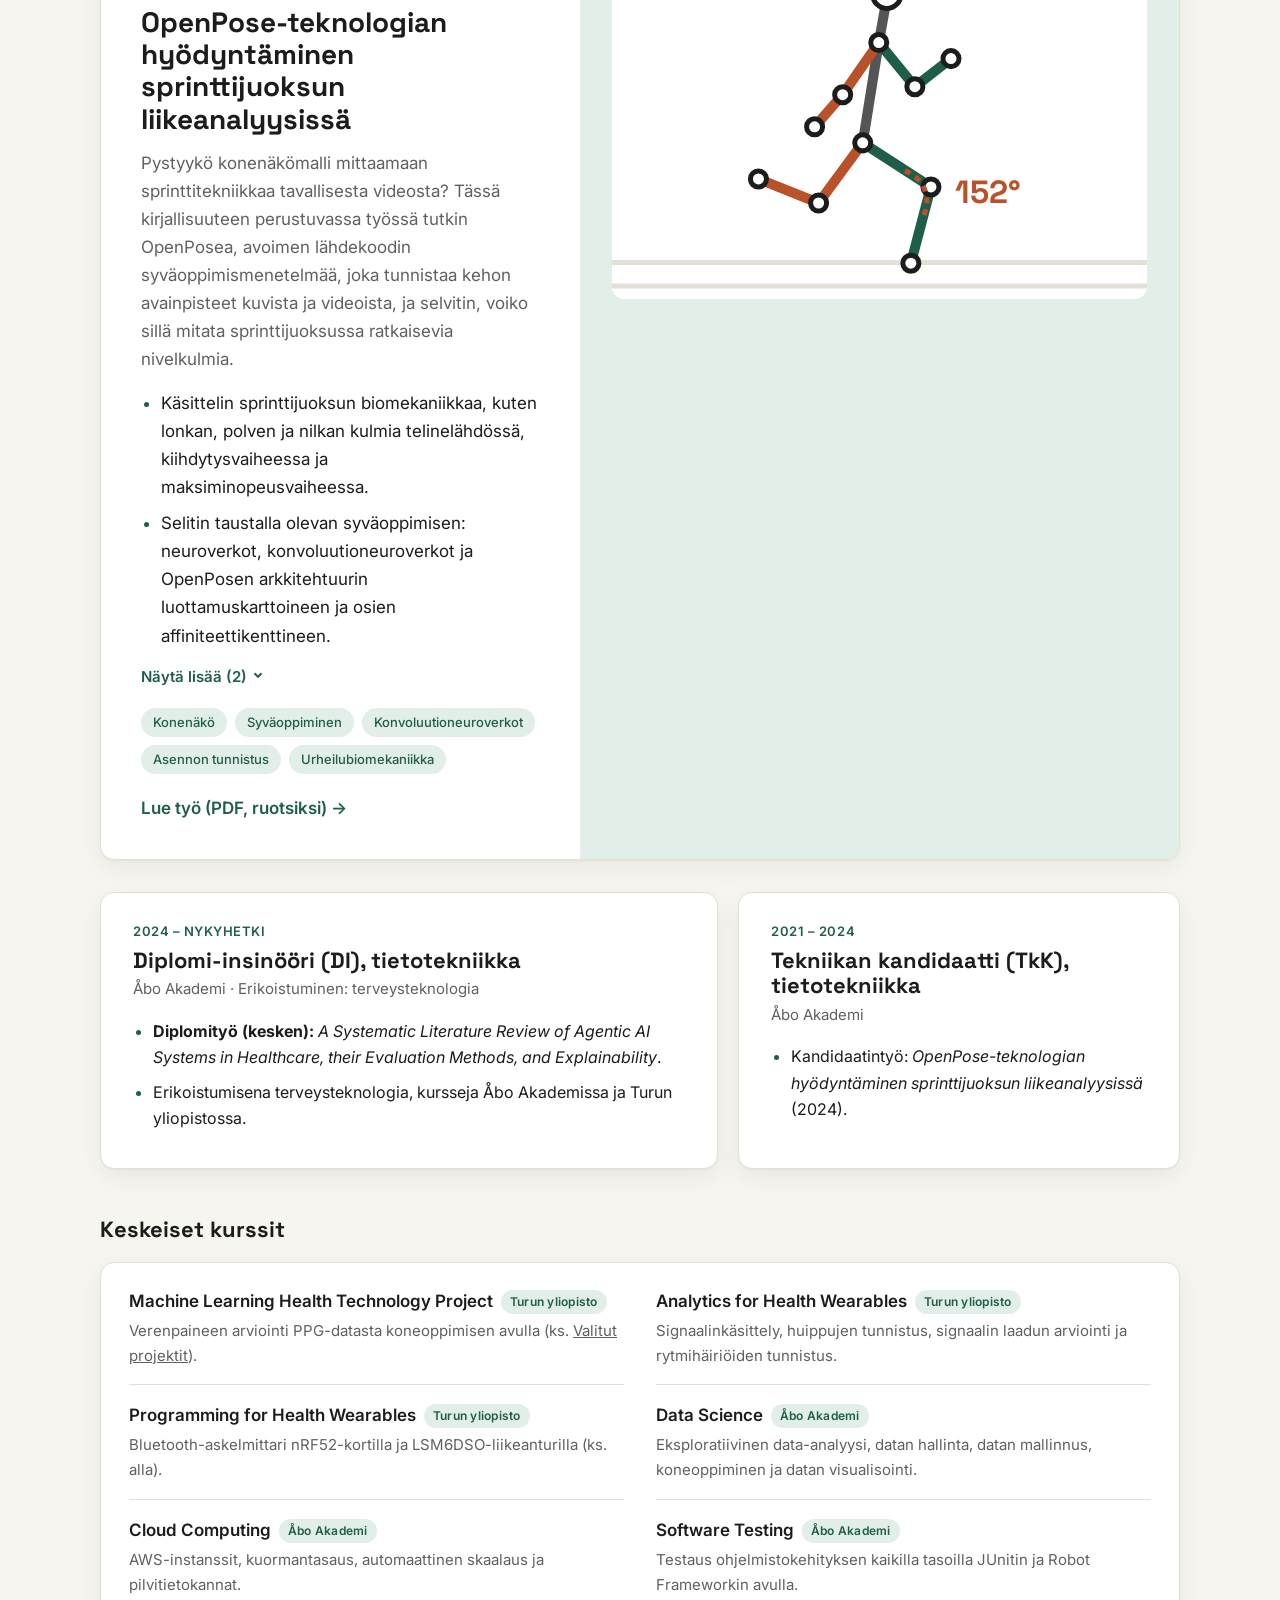
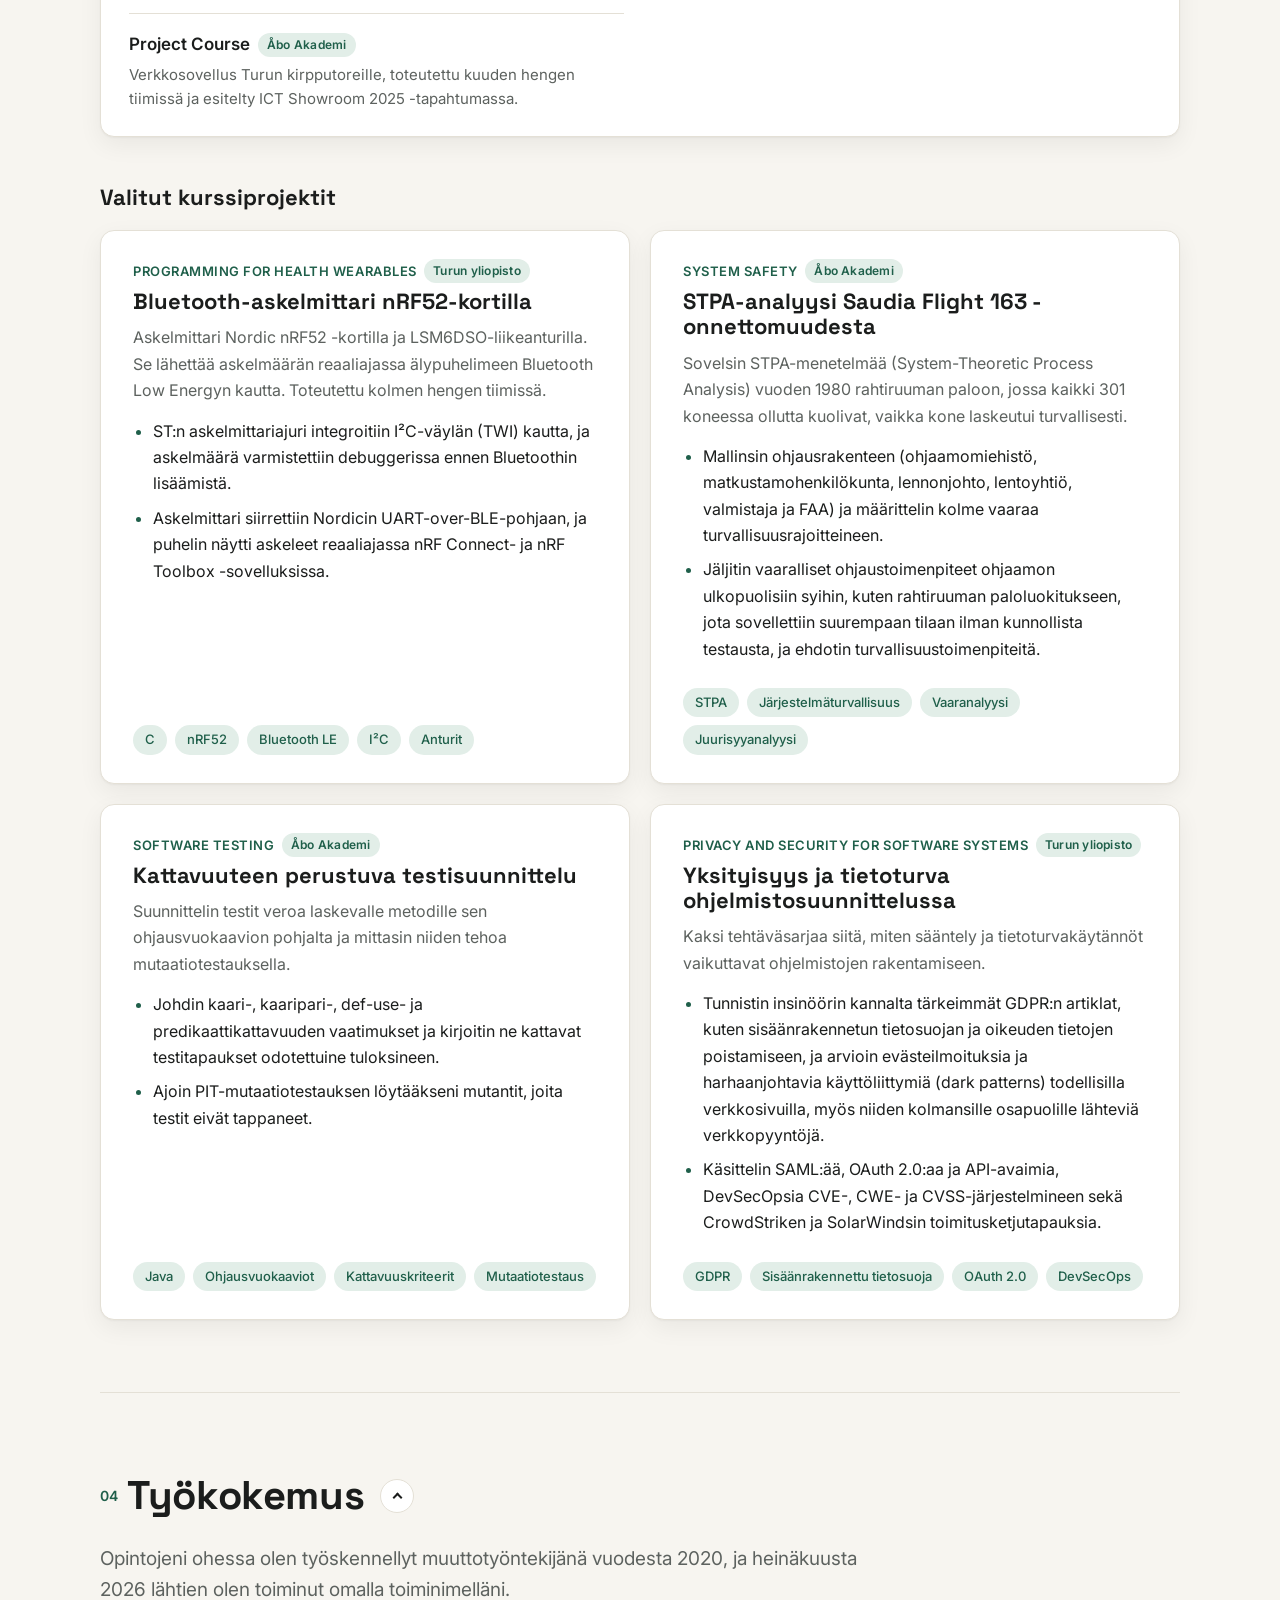
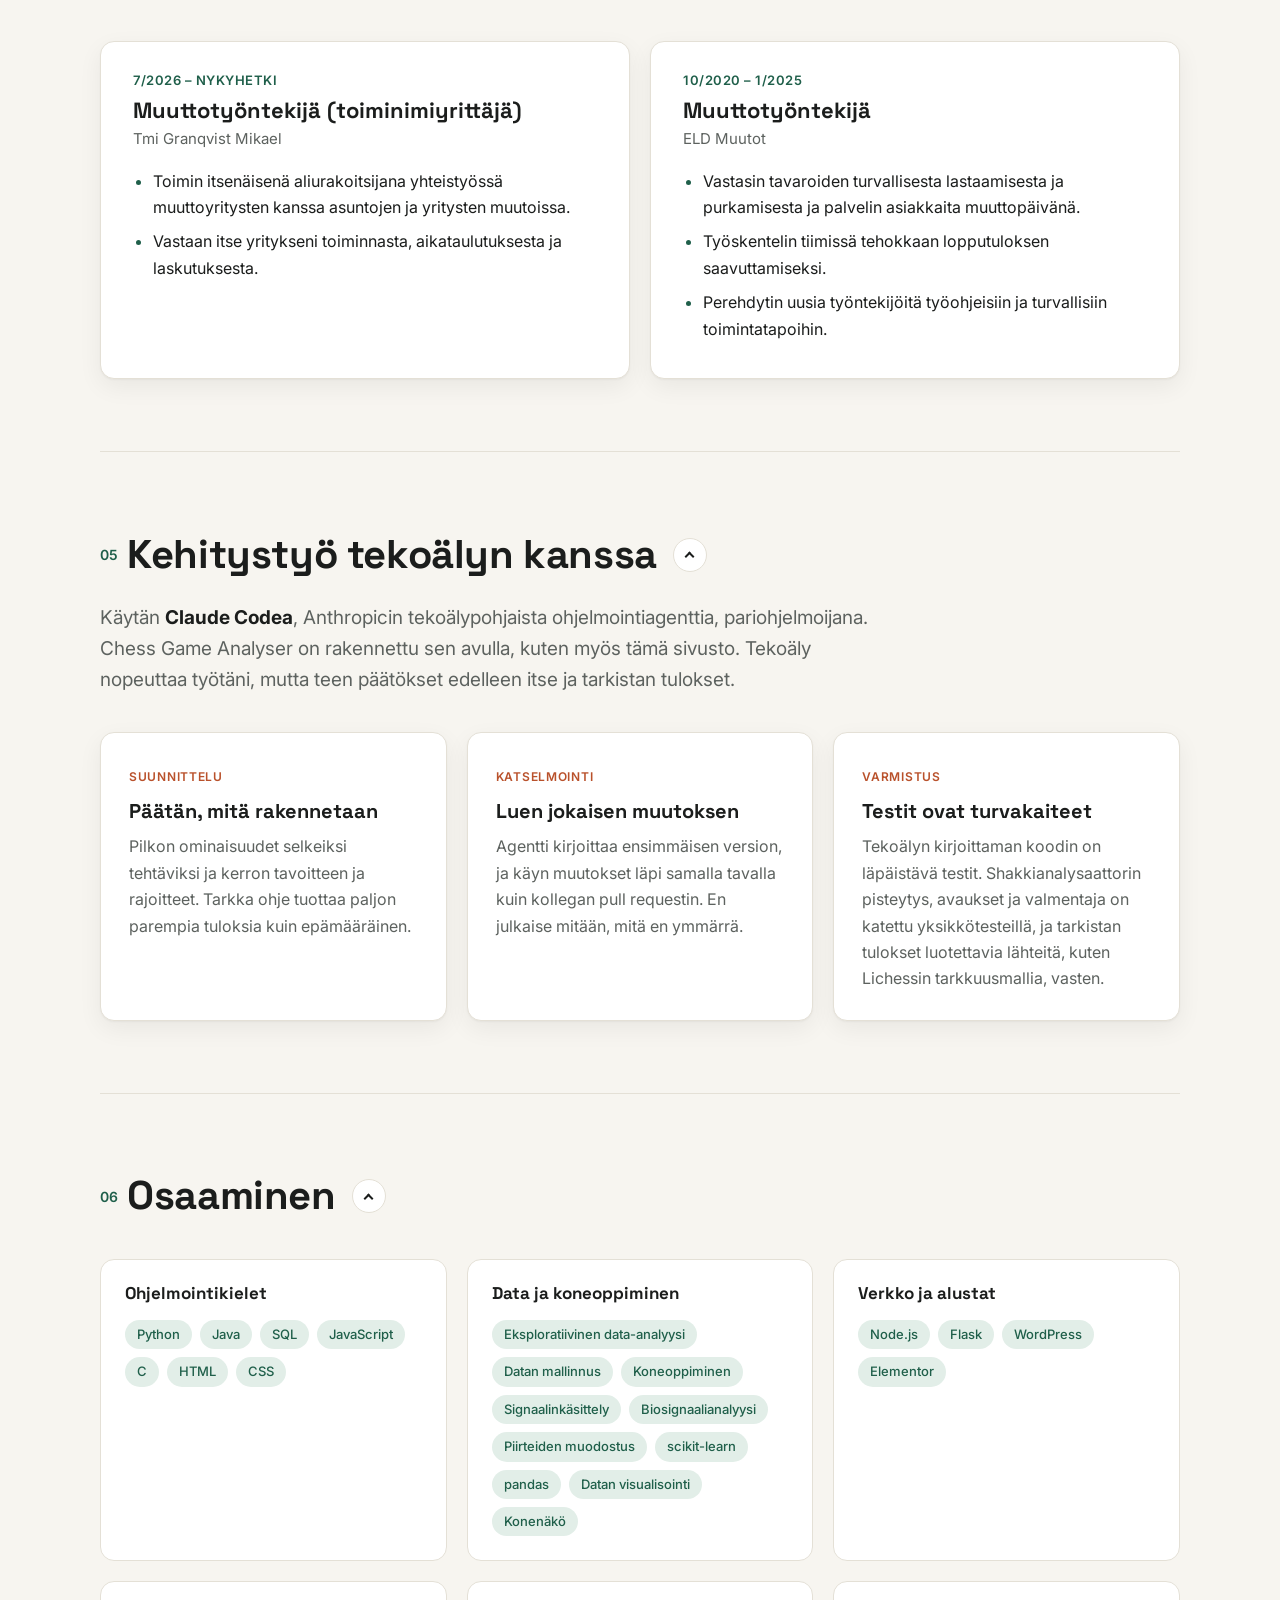
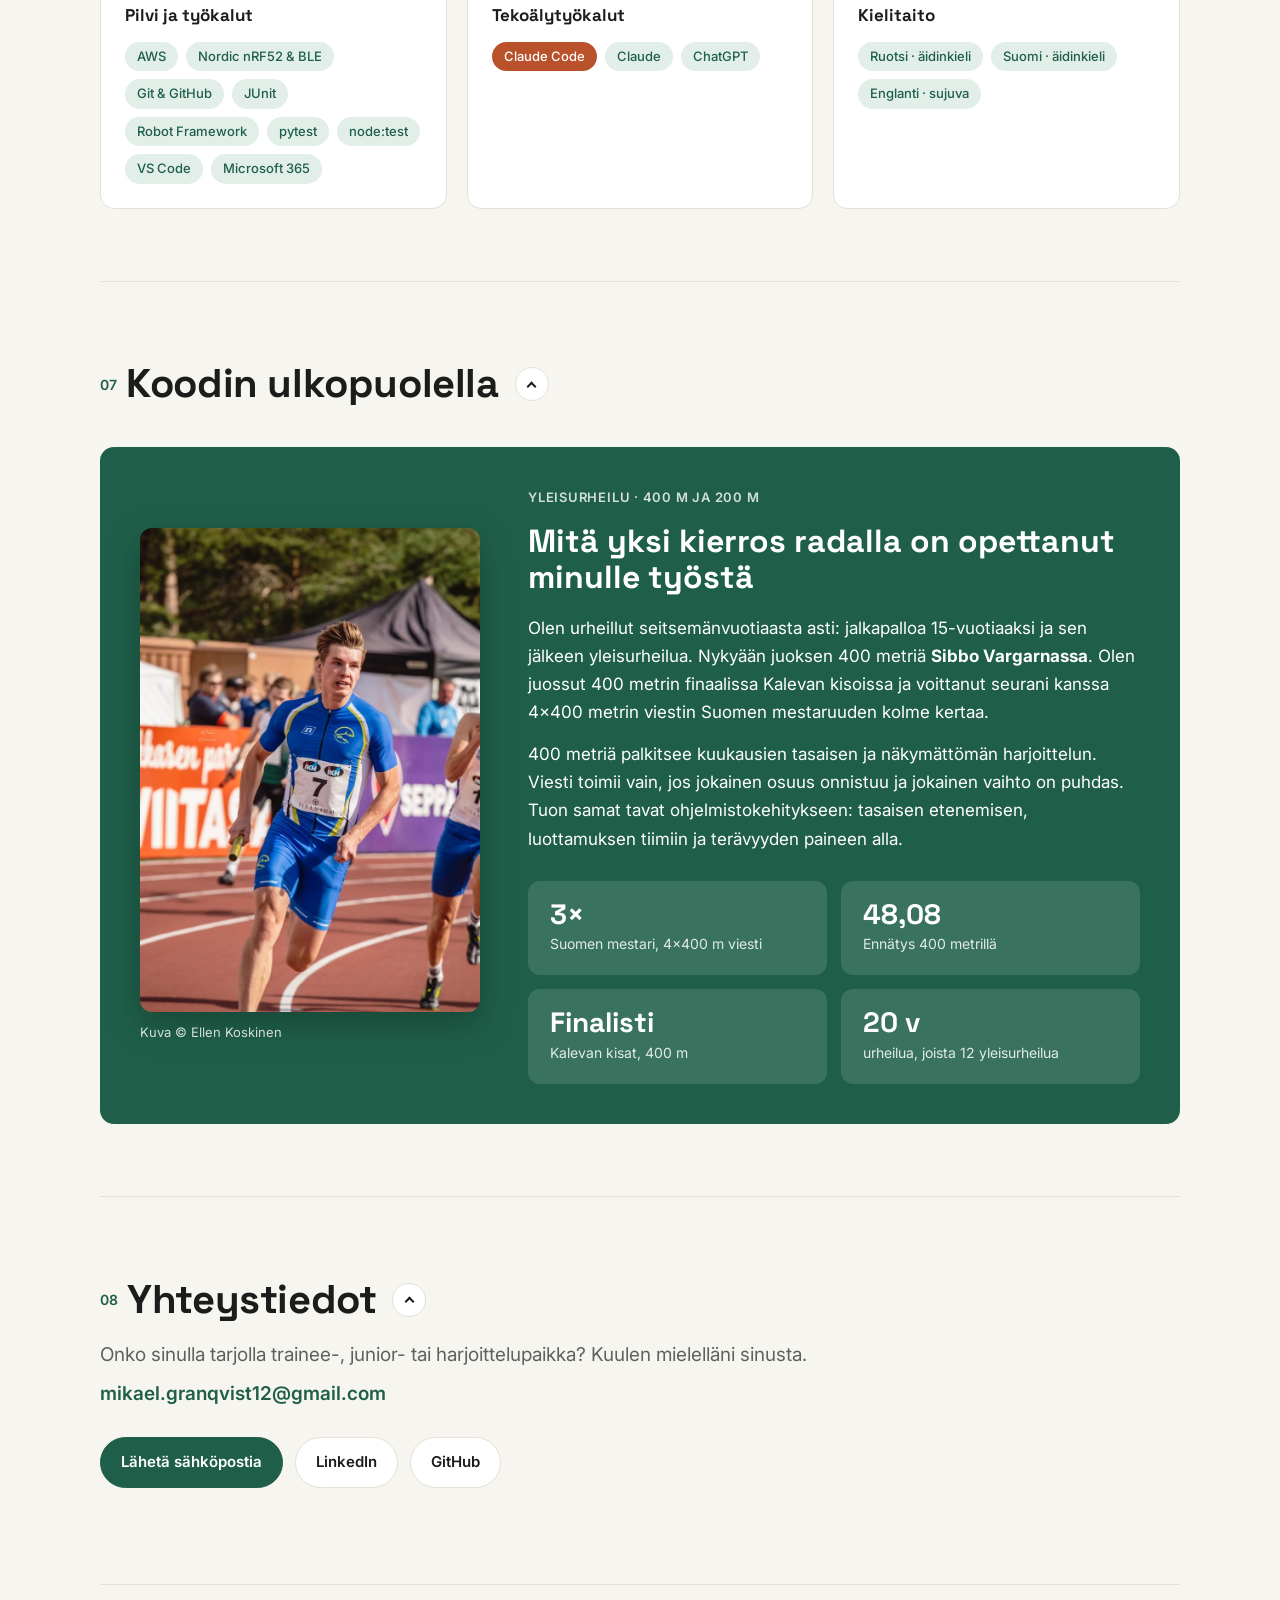
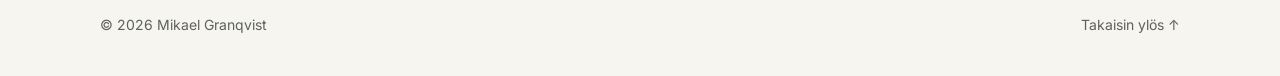
<file: fi/index.html>
<!doctype html>
<html lang="fi">
<head>
  <meta charset="utf-8">
  <meta name="viewport" content="width=device-width, initial-scale=1">
  <title>Mikael Granqvist · Kehittäjä</title>
  <meta name="description" content="Mikael Granqvistin portfolio. Tietotekniikan diplomi-insinööriopiskelija, erikoistumisena terveysteknologia: asiakasverkkosivut, data ja koneoppiminen sekä tekoälytyökaluilla rakennetut projektit.">
  <link rel="icon" href="data:image/svg+xml,<svg xmlns='http://www.w3.org/2000/svg' viewBox='0 0 32 32'><rect width='32' height='32' rx='8' fill='%231f5f4a'/><text x='16' y='22' font-family='Arial' font-weight='700' font-size='15' fill='white' text-anchor='middle'>MG</text></svg>">
  <link rel="preconnect" href="https://fonts.googleapis.com">
  <link rel="preconnect" href="https://fonts.gstatic.com" crossorigin>
  <link href="https://fonts.googleapis.com/css2?family=Inter:wght@400;500;600&family=Space+Grotesk:wght@500;700&display=swap" rel="stylesheet">
  <link rel="alternate" hreflang="en" href="https://mikugh.github.io/">
  <link rel="alternate" hreflang="sv" href="https://mikugh.github.io/sv/">
  <link rel="alternate" hreflang="fi" href="https://mikugh.github.io/fi/">
  <link rel="alternate" hreflang="x-default" href="https://mikugh.github.io/">
  <link rel="stylesheet" href="../style.css?v=6">
  <script>
    // Apply the saved theme before first paint to avoid a flash
    try { const t = localStorage.getItem('theme'); if (t) document.documentElement.dataset.theme = t; } catch (e) {}
  </script>
</head>
<body>
  <header class="nav">
    <div class="wrap nav-inner">
      <a href="#top" class="logo">Mikael<span>.</span></a>
      <nav aria-label="Päävalikko" id="site-nav">
        <a href="#about">Minusta</a>
        <a href="#projects">Projektit</a>
        <a href="#education">Koulutus</a>
        <a href="#experience">Työkokemus</a>
        <a href="#ai">Tekoäly</a>
        <a href="#skills">Osaaminen</a>
        <a href="#contact">Yhteystiedot</a>
      </nav>
      <div class="lang-switch" aria-label="Kieli">
        <a href="../" hreflang="en" lang="en">EN</a>
        <a href="../sv/" hreflang="sv" lang="sv">SV</a>
        <a href="./" hreflang="fi" lang="fi" aria-current="page">FI</a>
      </div>
      <button class="theme-toggle" id="theme-toggle" aria-label="Vaihda tumma tila">
        <svg class="icon-moon" viewBox="0 0 24 24" width="18" height="18" aria-hidden="true"><path d="M21 12.8A9 9 0 1 1 11.2 3a7 7 0 0 0 9.8 9.8z" fill="currentColor"/></svg>
        <svg class="icon-sun" viewBox="0 0 24 24" width="18" height="18" aria-hidden="true"><circle cx="12" cy="12" r="4.5" fill="currentColor"/><g stroke="currentColor" stroke-width="2" stroke-linecap="round"><path d="M12 2v2M12 20v2M4.9 4.9l1.4 1.4M17.7 17.7l1.4 1.4M2 12h2M20 12h2M4.9 19.1l1.4-1.4M17.7 6.3l1.4-1.4"/></g></svg>
      </button>
      <button class="menu-toggle" id="menu-toggle" aria-label="Avaa valikko" data-open-label="Avaa valikko" data-close-label="Sulje valikko" aria-expanded="false" aria-controls="site-nav">
        <span></span><span></span><span></span>
      </button>
    </div>
  </header>

  <main id="top" data-more-label="Näytä lisää" data-less-label="Näytä vähemmän">
    <!-- HERO -->
    <section class="hero wrap">
      <div class="hero-text">
      <p class="eyebrow">Kehittäjä · Urheilija · Turku</p>
      <h1>Hei, olen Mikael Granqvist</h1>
      <p class="tagline">Teen ohjelmistoja terveysteknologian, datan ja verkon parissa.</p>
      <p class="lead">
        Opiskelen tietotekniikan diplomi-insinööriksi Åbo Akademissa, erikoistumisena terveysteknologia.
        Projektini ulottuvat personal trainerin kolmikielisestä verkkosivustosta verenpaineen arviointiin
        pulssisignaaleista koneoppimisen avulla ja selaimessa Stockfishia käyttävään shakkivalmentajaan.
      </p>
      <div class="cta">
        <a class="btn primary" href="#projects">Katso projektini</a>
        <a class="btn" href="https://github.com/mikugh" target="_blank" rel="noopener">
          <svg viewBox="0 0 24 24" width="18" height="18" aria-hidden="true"><path fill="currentColor" d="M12 .5a11.5 11.5 0 0 0-3.6 22.4c.6.1.8-.3.8-.6v-2c-3.2.7-3.9-1.5-3.9-1.5-.5-1.3-1.3-1.7-1.3-1.7-1-.7.1-.7.1-.7 1.2.1 1.8 1.2 1.8 1.2 1 1.8 2.8 1.3 3.5 1 .1-.8.4-1.3.7-1.6-2.6-.3-5.3-1.3-5.3-5.7 0-1.3.5-2.3 1.2-3.1-.1-.3-.5-1.5.1-3.1 0 0 1-.3 3.2 1.2a11 11 0 0 1 5.8 0C17 4.7 18 5 18 5c.6 1.6.2 2.8.1 3.1.8.8 1.2 1.8 1.2 3.1 0 4.4-2.7 5.4-5.3 5.7.4.4.8 1.1.8 2.2v3.2c0 .3.2.7.8.6A11.5 11.5 0 0 0 12 .5z"/></svg>
          GitHub
        </a>
        <a class="btn" href="https://www.linkedin.com/in/mikael-g-granqvist" target="_blank" rel="noopener">
          <svg viewBox="0 0 24 24" width="18" height="18" aria-hidden="true"><path fill="currentColor" d="M20.45 20.45h-3.56v-5.57c0-1.33-.02-3.04-1.85-3.04-1.85 0-2.14 1.45-2.14 2.94v5.67H9.34V9h3.41v1.56h.05c.48-.9 1.64-1.85 3.37-1.85 3.6 0 4.27 2.37 4.27 5.46v6.28zM5.34 7.43a2.06 2.06 0 1 1 0-4.13 2.06 2.06 0 0 1 0 4.13zM7.12 20.45H3.56V9h3.56v11.45zM22.22 0H1.77C.79 0 0 .77 0 1.73v20.54C0 23.23.79 24 1.77 24h20.45c.98 0 1.78-.77 1.78-1.73V1.73C24 .77 23.2 0 22.22 0z"/></svg>
          LinkedIn
        </a>
      </div>
      </div>
      <figure class="hero-photo">
        <img src="../mikael.jpg" alt="Mikael Granqvistin muotokuva" width="800" height="839">
      </figure>
    </section>

    <div class="wrap section-controls">
      <button class="toggle-all" id="toggle-all" type="button" data-expand-label="Avaa kaikki" data-collapse-label="Sulje kaikki" hidden>
        <span class="toggle-all-icon" aria-hidden="true"></span><span class="toggle-all-label">Sulje kaikki</span>
      </button>
    </div>

    <!-- ABOUT -->
    <section id="about" class="wrap section">
      <h2 class="section-title"><span>01</span> Minusta</h2>
      <div class="about-grid">
        <div class="about-text">
          <p>
            Olen kehittäjä, joka oppii yrityksen ja erehdyksen kautta. Useimmat projektini saavat alkunsa siitä,
            että haluan jotain, mitä ei vielä ole olemassa tai mihin on vaikea päästä käsiksi, joten yritän rakentaa sen itse.
          </p>
          <p>
            Opiskelen <strong>tietotekniikan</strong> diplomi-insinööriksi, erikoistumisena
            <strong>terveysteknologia</strong>. Opintoihini kuuluu koneoppimista, datatiedettä ja pilvilaskentaa,
            ja opinnäytetyöni yhdistävät tekniikan urheiluun ja terveyteen.
          </p>
          <p>
            Minulla on kokemusta ohjelmistokehityksen eri osa-alueilta: <strong>JavaScript ja Node.js</strong> verkossa,
            <strong>Python</strong> skripteihin, rajapintoihin ja dataan, <strong>Java</strong> ja <strong>SQL</strong>
            sekä <strong>WordPress</strong> asiakkaiden verkkosivuihin. Käytän päivittäin tekoälytyökaluja, kuten
            <strong>Claude Codea</strong>, ja pidän tärkeinä selkeitä käyttöliittymiä, rehellisiä lukuja
            ja ohjelmistoja, jotka selittävät itsensä.
          </p>
          <p>
            Koodin ulkopuolella olen 400 metrin juoksija ja kolminkertainen viestin Suomen mestari. Kaksikymmentä vuotta
            urheilua on opettanut minulle kurinalaisuutta, kärsivällisyyttä ja palautteen vastaanottamista, ja tuon samat tavat myös työhöni.
          </p>
          <p>
            Etsin tällä hetkellä <strong>trainee-, junior- tai harjoittelupaikkaa</strong>
            <strong>ohjelmistokehityksen</strong>, <strong>terveysteknologian</strong> tai
            <strong>datatieteen ja data-analytiikan</strong> parissa, jossa pääsen tekemään oikeaa työtä ja oppimaan kokeneemmilta.
          </p>
        </div>
        <ul class="facts">
          <li><span>Asuinpaikka</span>Turku</li>
          <li><span>Opinnot</span>DI, tietotekniikka, terveysteknologia · Åbo Akademi</li>
          <li><span>Alat</span>Ohjelmistokehitys, terveysteknologia, datatiede</li>
          <li><span>Etsin</span>Trainee-, junior- tai harjoittelupaikkaa</li>
          <li><span>Vapaa-ajalla</span>400 metrin juoksija, Sibbo Vargarna</li>
        </ul>
      </div>
    </section>

    <!-- PROJECTS -->
    <section id="projects" class="wrap section">
      <h2 class="section-title"><span>02</span> Valitut projektit</h2>

      <article class="project">
        <div class="project-art project-shot">
          <a href="https://ptlena.com" target="_blank" rel="noopener"><img src="../shot-ptlena.jpg" alt="Kuvakaappaus PT Lenan etusivusta" width="1100" height="688" loading="lazy"></a>
        </div>
        <div class="project-body">
          <p class="project-kicker">Asiakassivusto · WordPress</p>
          <h3>PT Lena</h3>
          <p>
            Verkkosivusto PT Lenalle, personal trainerille, joka tarjoaa voimaharjoittelua ja hyvinvointivalmennusta.
            Suunnittelin ja toteutin sivuston WordPressillä ja Elementorilla, ja se on julkaistu osoitteessa ptlena.com.
          </p>
          <ul class="highlights">
            <li>Täysin <strong>kolmikielinen</strong>: jokainen sivu on saatavilla ruotsiksi, suomeksi ja englanniksi.</li>
            <li>Etusivu, Palvelut, Tietoa ja Yhteystiedot -sivut sekä linkit asiakkaan Instagramiin ja Facebookiin.</li>
            <li>Responsiivinen asettelu, joka toimii puhelimilla, tableteilla ja tietokoneilla.</li>
          </ul>
          <ul class="tags"><li>WordPress</li><li>Elementor</li><li>Monikielisyys</li><li>Responsiivinen suunnittelu</li></ul>
          <div class="links">
            <a href="https://ptlena.com" target="_blank" rel="noopener">Siirry sivustolle ptlena.com →</a>
          </div>
        </div>
      </article>

      <article class="project reverse">
        <div class="project-art project-shot">
          <img src="../ppg-raw-vs-processed.jpg" class="chart-img" alt="10 sekunnin PPG-mittaus ennen suodatusta ja sen jälkeen" width="1000" height="801" loading="lazy">
        </div>
        <div class="project-body">
          <p class="project-kicker">Koneoppiminen · Turun yliopisto</p>
          <h3>Verenpaineen arviointi PPG-signaaleista</h3>
          <p>
            Arvioin systolista ja diastolista verenpainetta fotopletysmografia- eli PPG-mittauksista. PPG on optinen
            pulssisignaali, jota esimerkiksi älykellot ja pulssioksimetrit mittaavat. Kyseessä oli pariprojekti:
            verenpaineen arviointi oli minun osuuteni, ja parini teki erillisen analyysin. Kuvassa on yksi 10 sekunnin mittaus ennen suodatusta ja sen jälkeen.
          </p>
          <ul class="highlights">
            <li><strong>Data:</strong> 29&nbsp;599 kymmenen sekunnin PPG-segmenttiä 125&nbsp;Hz:n näytteenottotaajuudella, jaettuna 23&nbsp;675 opetus- ja 5&nbsp;924 testisegmenttiin.</li>
            <li><strong>Mallit:</strong> tukivektoriregressio ja gradienttitehostus (gradient boosting). Paras keskimääräinen absoluuttinen virhe oli 19,2&nbsp;mmHg systoliselle ja 7,5&nbsp;mmHg diastoliselle paineelle.</li>
            <li><strong>Esikäsittely</strong> Pythonilla: Butterworth-kaistanpäästösuodatin, aallokepohjainen kohinanpoisto ja Gaussin tasoitus.</li>
            <li><strong>23 piirrettä</strong> segmenttiä kohden: pulssin muoto (systolinen ja diastolinen amplitudi, augmentaatioindeksi, nousu- ja laskuaika, dikroottinen lovi), tilastolliset tunnusluvut (vinous, huipukkuus, entropia), taajuuspiirteet ja signaalin derivaatat.</li>
            <li><strong>Rehellinen arviointi:</strong> ennusteet pysyivät lähellä keskiarvoa, ja konkordanssi-indeksi oli noin 0,5, joten mallit eivät olleet oppineet mittausten välistä vaihtelua. Jäljitin todennäköiset syyt piirteisiin, mallien monimutkaisuuteen ja signaalin laatuun, ja kokeilin muita piirrejoukkoja, malleja ja esikäsittelyjä.</li>
          </ul>
          <ul class="tags"><li>Python</li><li>scikit-learn</li><li>pandas</li><li>SciPy</li><li>Signaalinkäsittely</li><li>Biosignaalianalyysi</li><li>Piirteiden muodostus</li></ul>
        </div>
      </article>

      <article class="project">
        <div class="project-art project-shot">
          <a href="https://github.com/mikugh/chess-analyser" target="_blank" rel="noopener"><img src="../shot-chess.jpg" alt="Kuvakaappaus Chess Game Analyserista: virhe, paras siirto ja kummankin pelaajan tarkkuus" width="1100" height="811" loading="lazy"></a>
        </div>
        <div class="project-body">
          <p class="project-kicker">Verkkosovellus · JavaScript</p>
          <h3>Chess Game Analyser</h3>
          <p>
            Liitä peli, niin selaimessa WebAssemblyna toimiva Stockfish 19 arvioi jokaisen aseman. Jokainen siirto
            luokitellaan parhaasta siirrosta vakavaan virheeseen, ja kumpikin pelaaja saa tarkkuusprosentin, joka lasketaan
            samalla voittotodennäköisyysmallilla kuin Lichessissä.
          </p>
          <ul class="highlights">
            <li><strong>Valmentaja</strong>, joka lajittelee virheesi sen mukaan, <em>miksi</em> ne syntyivät: suojaamattomat nappulat, huomaamatta jääneet uhat ja taktiikat. Kalleimmista virhetyypeistä tulee kysymyksiä, joita voi kysyä itseltään laudan ääressä.</li>
            <li>Lukee kellodataa ja löytää tapoja, kuten virheitä nopeissa siirroissa tai aikapulassa.</li>
            <li>Tallennetut pelit ryhmitellään avauksen mukaan, ja tulos ja tarkkuus näytetään avauksittain ja pelivaiheittain.</li>
            <li>Interaktiivinen arviokaavio, parhaan siirron nuolet, näppäimistöohjaus, vaalea ja tumma tila sekä yksikkötestit.</li>
          </ul>
          <ul class="tags"><li>JavaScript</li><li>Node.js</li><li>WebAssembly</li><li>Stockfish</li><li>chess.js</li><li>node:test</li><li class="tag-ai">Rakennettu Claude Codella</li></ul>
          <div class="links">
            <a href="https://github.com/mikugh/chess-analyser" target="_blank" rel="noopener">Lähdekoodi →</a>
          </div>
        </div>
      </article>

    </section>

    <!-- EDUCATION -->
    <section id="education" class="wrap section">
      <h2 class="section-title"><span>03</span> Koulutus ja tutkimus</h2>

      <article class="project">
        <div class="project-art art-agent" aria-hidden="true">
          <svg viewBox="0 0 320 200" preserveAspectRatio="xMidYMid meet">
            <rect width="320" height="200" class="pose-bg"/>
            <g class="agent-links"><path d="M160 104 L82 58M160 104 L238 58M160 104 L82 152M160 104 L238 152"/></g>
            <g class="agent-nodes">
              <circle cx="82" cy="58" r="14"/><circle cx="238" cy="58" r="14"/>
              <circle cx="82" cy="152" r="14"/><circle cx="238" cy="152" r="14"/>
            </g>
            <circle class="agent-core" cx="160" cy="104" r="30"/>
            <path class="agent-pulse" d="M138 104 L148 104 L153 92 L160 118 L166 98 L170 104 L182 104"/>
            <rect class="wip" x="112" y="10" width="96" height="22" rx="11"/>
            <text x="160" y="25" class="wip-text">Kesken</text>
          </svg>
        </div>
        <div class="project-body">
          <p class="project-kicker">Diplomityö · Åbo Akademi</p>
          <h3>Agenttiset tekoälyjärjestelmät terveydenhuollossa</h3>
          <p>
            <em lang="en">A Systematic Literature Review of Agentic AI Systems in Healthcare, their Evaluation Methods, and Explainability</em>
          </p>
          <p class="thesis-status">Kesken, valmistuu arviolta tammikuussa 2027.</p>
          <ul class="tags"><li>Agenttinen tekoäly</li><li>Selitettävä tekoäly</li><li>Terveysteknologia</li></ul>
        </div>
      </article>

      <article class="project reverse">
        <div class="project-art art-pose" aria-hidden="true">
          <svg viewBox="0 0 320 200" preserveAspectRatio="xMidYMid meet">
            <rect width="320" height="200" class="pose-bg"/>
            <g class="track"><path d="M0 178h320M0 192h320"/></g>
            <g transform="translate(-30 -28) scale(1.2)">
            <g class="bones">
              <path class="b1" d="M162 40 L158 62"/>
              <path class="b2" d="M158 62 L150 112"/>
              <path class="b3" d="M158 62 L176 84 L194 70"/>
              <path class="b4" d="M158 62 L140 88 L126 104"/>
              <path class="b5" d="M150 112 L184 134 L174 172"/>
              <path class="b6" d="M150 112 L128 142 L98 130"/>
            </g>
            <g class="joints">
              <circle cx="162" cy="38" r="7"/><circle cx="158" cy="62" r="4"/><circle cx="176" cy="84" r="4"/><circle cx="194" cy="70" r="4"/>
              <circle cx="140" cy="88" r="4"/><circle cx="126" cy="104" r="4"/><circle cx="150" cy="112" r="4"/>
              <circle cx="184" cy="134" r="4"/><circle cx="174" cy="172" r="4"/><circle cx="128" cy="142" r="4"/><circle cx="98" cy="130" r="4"/>
            </g>
            <path class="angle" d="M171 126 A16 16 0 0 1 180 149"/>
            <text x="196" y="142" class="angle-text">152°</text>
            </g>
          </svg>
        </div>
        <div class="project-body">
          <p class="project-kicker">Kandidaatintyö · Åbo Akademi · 2024</p>
          <h3>OpenPose-teknologian hyödyntäminen sprinttijuoksun liikeanalyysissä</h3>
          <p>
            Pystyykö konenäkömalli mittaamaan sprinttitekniikkaa tavallisesta videosta? Tässä kirjallisuuteen perustuvassa
            työssä tutkin OpenPosea, avoimen lähdekoodin syväoppimismenetelmää, joka tunnistaa kehon avainpisteet kuvista
            ja videoista, ja selvitin, voiko sillä mitata sprinttijuoksussa ratkaisevia nivelkulmia.
          </p>
          <ul class="highlights">
            <li>Käsittelin sprinttijuoksun biomekaniikkaa, kuten lonkan, polven ja nilkan kulmia telinelähdössä, kiihdytysvaiheessa ja maksiminopeusvaiheessa.</li>
            <li>Selitin taustalla olevan syväoppimisen: neuroverkot, konvoluutioneuroverkot ja OpenPosen arkkitehtuurin luottamuskarttoineen ja osien affiniteettikenttineen.</li>
            <li>Tarkastelin kolmea tutkimusta OpenPosen käytöstä juoksussa: älypuhelimella kuvatut sprintit, aitajuoksu eri verkkoarkkitehtuureilla (VGG19 ja MobileNet, vertailtu RMSE:llä) sekä juoksumattojuoksu verrattuna merkkipohjaiseen liikkeenkaappaukseen.</li>
            <li><strong>Johtopäätös:</strong> OpenPose ei ole vielä riittävän tarkka sprinttijuoksun analyysiin. Tarkkuus heikkenee nopeuden kasvaessa, jo 2,78&nbsp;m/s:sta 3,33&nbsp;m/s:iin, ja puuttuvat arvot sekä väärät positiiviset tekevät nivelkulmista epäluotettavia.</li>
          </ul>
          <ul class="tags"><li>Konenäkö</li><li>Syväoppiminen</li><li>Konvoluutioneuroverkot</li><li>Asennon tunnistus</li><li>Urheilubiomekaniikka</li></ul>
          <div class="links">
            <a href="../thesis-openpose-sprint.pdf" target="_blank" rel="noopener">Lue työ (PDF, ruotsiksi) →</a>
          </div>
        </div>
      </article>

      <div class="edu-grid">
        <div class="edu-card">
          <p class="edu-date">2024 – nykyhetki</p>
          <h3>Diplomi-insinööri (DI), tietotekniikka</h3>
          <p class="edu-school">Åbo Akademi · Erikoistuminen: terveysteknologia</p>
          <ul class="highlights">
            <li><strong>Diplomityö (kesken):</strong> <em lang="en">A Systematic Literature Review of Agentic AI Systems in Healthcare, their Evaluation Methods, and Explainability</em>.</li>
            <li>Erikoistumisena terveysteknologia, kursseja Åbo Akademissa ja Turun yliopistossa.</li>
          </ul>
        </div>
        <div class="edu-card">
          <p class="edu-date">2021 – 2024</p>
          <h3>Tekniikan kandidaatti (TkK), tietotekniikka</h3>
          <p class="edu-school">Åbo Akademi</p>
          <ul class="highlights">
            <li>Kandidaatintyö: <em>OpenPose-teknologian hyödyntäminen sprinttijuoksun liikeanalyysissä</em> (2024).</li>
          </ul>
        </div>
      </div>

      <h3 class="subsection-title">Keskeiset kurssit</h3>
      <ul class="course-list">
        <li><span class="course-name" lang="en">Machine Learning Health Technology Project</span><span class="uni">Turun yliopisto</span><span class="course-desc">Verenpaineen arviointi PPG-datasta koneoppimisen avulla (ks. <a href="#projects">Valitut projektit</a>).</span></li>
        <li><span class="course-name" lang="en">Analytics for Health Wearables</span><span class="uni">Turun yliopisto</span><span class="course-desc">Signaalinkäsittely, huippujen tunnistus, signaalin laadun arviointi ja rytmihäiriöiden tunnistus.</span></li>
        <li><span class="course-name" lang="en">Programming for Health Wearables</span><span class="uni">Turun yliopisto</span><span class="course-desc">Bluetooth-askelmittari nRF52-kortilla ja LSM6DSO-liikeanturilla (ks. alla).</span></li>
        <li><span class="course-name" lang="en">Data Science</span><span class="uni">Åbo Akademi</span><span class="course-desc">Eksploratiivinen data-analyysi, datan hallinta, datan mallinnus, koneoppiminen ja datan visualisointi.</span></li>
        <li><span class="course-name" lang="en">Cloud Computing</span><span class="uni">Åbo Akademi</span><span class="course-desc">AWS-instanssit, kuormantasaus, automaattinen skaalaus ja pilvitietokannat.</span></li>
        <li><span class="course-name" lang="en">Software Testing</span><span class="uni">Åbo Akademi</span><span class="course-desc">Testaus ohjelmistokehityksen kaikilla tasoilla JUnitin ja Robot Frameworkin avulla.</span></li>
        <li><span class="course-name" lang="en">Project Course</span><span class="uni">Åbo Akademi</span><span class="course-desc">Verkkosovellus Turun kirpputoreille, toteutettu kuuden hengen tiimissä ja esitelty ICT Showroom 2025 -tapahtumassa.</span></li>
      </ul>

      <h3 class="subsection-title">Valitut kurssiprojektit</h3>
      <div class="course-grid">
        <div class="edu-card">
          <p class="edu-date course-kicker"><span lang="en">Programming for Health Wearables</span> <span class="uni">Turun yliopisto</span></p>
          <h3>Bluetooth-askelmittari nRF52-kortilla</h3>
          <p class="course-lead">Askelmittari Nordic nRF52 -kortilla ja LSM6DSO-liikeanturilla. Se lähettää askelmäärän reaaliajassa älypuhelimeen Bluetooth Low Energyn kautta. Toteutettu kolmen hengen tiimissä.</p>
          <ul class="highlights">
            <li>ST:n askelmittariajuri integroitiin I²C-väylän (TWI) kautta, ja askelmäärä varmistettiin debuggerissa ennen Bluetoothin lisäämistä.</li>
            <li>Askelmittari siirrettiin Nordicin UART-over-BLE-pohjaan, ja puhelin näytti askeleet reaaliajassa nRF Connect- ja nRF Toolbox -sovelluksissa.</li>
          </ul>
          <ul class="tags"><li>C</li><li>nRF52</li><li>Bluetooth LE</li><li>I²C</li><li>Anturit</li></ul>
        </div>
        <div class="edu-card">
          <p class="edu-date course-kicker"><span lang="en">System Safety</span> <span class="uni">Åbo Akademi</span></p>
          <h3>STPA-analyysi Saudia Flight 163 -onnettomuudesta</h3>
          <p class="course-lead">Sovelsin STPA-menetelmää (System-Theoretic Process Analysis) vuoden 1980 rahtiruuman paloon, jossa kaikki 301 koneessa ollutta kuolivat, vaikka kone laskeutui turvallisesti.</p>
          <ul class="highlights">
            <li>Mallinsin ohjausrakenteen (ohjaamomiehistö, matkustamohenkilökunta, lennonjohto, lentoyhtiö, valmistaja ja FAA) ja määrittelin kolme vaaraa turvallisuusrajoitteineen.</li>
            <li>Jäljitin vaaralliset ohjaustoimenpiteet ohjaamon ulkopuolisiin syihin, kuten rahtiruuman paloluokitukseen, jota sovellettiin suurempaan tilaan ilman kunnollista testausta, ja ehdotin turvallisuustoimenpiteitä.</li>
          </ul>
          <ul class="tags"><li>STPA</li><li>Järjestelmäturvallisuus</li><li>Vaaranalyysi</li><li>Juurisyyanalyysi</li></ul>
        </div>
        <div class="edu-card">
          <p class="edu-date course-kicker"><span lang="en">Software Testing</span> <span class="uni">Åbo Akademi</span></p>
          <h3>Kattavuuteen perustuva testisuunnittelu</h3>
          <p class="course-lead">Suunnittelin testit veroa laskevalle metodille sen ohjausvuokaavion pohjalta ja mittasin niiden tehoa mutaatiotestauksella.</p>
          <ul class="highlights">
            <li>Johdin kaari-, kaaripari-, def-use- ja predikaattikattavuuden vaatimukset ja kirjoitin ne kattavat testitapaukset odotettuine tuloksineen.</li>
            <li>Ajoin PIT-mutaatiotestauksen löytääkseni mutantit, joita testit eivät tappaneet.</li>
          </ul>
          <ul class="tags"><li>Java</li><li>Ohjausvuokaaviot</li><li>Kattavuuskriteerit</li><li>Mutaatiotestaus</li></ul>
        </div>
        <div class="edu-card">
          <p class="edu-date course-kicker"><span lang="en">Privacy and Security for Software Systems</span> <span class="uni">Turun yliopisto</span></p>
          <h3>Yksityisyys ja tietoturva ohjelmistosuunnittelussa</h3>
          <p class="course-lead">Kaksi tehtäväsarjaa siitä, miten sääntely ja tietoturvakäytännöt vaikuttavat ohjelmistojen rakentamiseen.</p>
          <ul class="highlights">
            <li>Tunnistin insinöörin kannalta tärkeimmät GDPR:n artiklat, kuten sisäänrakennetun tietosuojan ja oikeuden tietojen poistamiseen, ja arvioin evästeilmoituksia ja harhaanjohtavia käyttöliittymiä (dark patterns) todellisilla verkkosivuilla, myös niiden kolmansille osapuolille lähteviä verkkopyyntöjä.</li>
            <li>Käsittelin SAML:ää, OAuth 2.0:aa ja API-avaimia, DevSecOpsia CVE-, CWE- ja CVSS-järjestelmineen sekä CrowdStriken ja SolarWindsin toimitusketjutapauksia.</li>
          </ul>
          <ul class="tags"><li>GDPR</li><li>Sisäänrakennettu tietosuoja</li><li>OAuth 2.0</li><li>DevSecOps</li></ul>
        </div>
      </div>
    </section>

    <!-- EXPERIENCE -->
    <section id="experience" class="wrap section">
      <h2 class="section-title"><span>04</span> Työkokemus</h2>
      <p class="section-lead">
        Opintojeni ohessa olen työskennellyt muuttotyöntekijänä vuodesta 2020, ja heinäkuusta 2026 lähtien olen toiminut omalla toiminimelläni.
      </p>
      <div class="edu-grid exp-grid">
        <div class="edu-card">
          <p class="edu-date">7/2026 – nykyhetki</p>
          <h3>Muuttotyöntekijä (toiminimiyrittäjä)</h3>
          <p class="edu-school">Tmi Granqvist Mikael</p>
          <ul class="highlights">
            <li>Toimin itsenäisenä aliurakoitsijana yhteistyössä muuttoyritysten kanssa asuntojen ja yritysten muutoissa.</li>
            <li>Vastaan itse yritykseni toiminnasta, aikataulutuksesta ja laskutuksesta.</li>
          </ul>
        </div>
        <div class="edu-card">
          <p class="edu-date">10/2020 – 1/2025</p>
          <h3>Muuttotyöntekijä</h3>
          <p class="edu-school">ELD Muutot</p>
          <ul class="highlights">
            <li>Vastasin tavaroiden turvallisesta lastaamisesta ja purkamisesta ja palvelin asiakkaita muuttopäivänä.</li>
            <li>Työskentelin tiimissä tehokkaan lopputuloksen saavuttamiseksi.</li>
            <li>Perehdytin uusia työntekijöitä työohjeisiin ja turvallisiin toimintatapoihin.</li>
          </ul>
        </div>
      </div>
    </section>

    <!-- AI -->
    <section id="ai" class="wrap section">
      <h2 class="section-title"><span>05</span> Kehitystyö tekoälyn kanssa</h2>
      <p class="section-lead">
        Käytän <strong>Claude Codea</strong>, Anthropicin tekoälypohjaista ohjelmointiagenttia, pariohjelmoijana.
        Chess Game Analyser on rakennettu sen avulla, kuten myös tämä sivusto.
        Tekoäly nopeuttaa työtäni, mutta teen päätökset edelleen itse ja tarkistan tulokset.
      </p>
      <div class="ai-grid">
        <div class="ai-card">
          <span class="ai-step">Suunnittelu</span>
          <h3>Päätän, mitä rakennetaan</h3>
          <p>Pilkon ominaisuudet selkeiksi tehtäviksi ja kerron tavoitteen ja rajoitteet. Tarkka ohje tuottaa paljon parempia tuloksia kuin epämääräinen.</p>
        </div>
        <div class="ai-card">
          <span class="ai-step">Katselmointi</span>
          <h3>Luen jokaisen muutoksen</h3>
          <p>Agentti kirjoittaa ensimmäisen version, ja käyn muutokset läpi samalla tavalla kuin kollegan pull requestin. En julkaise mitään, mitä en ymmärrä.</p>
        </div>
        <div class="ai-card">
          <span class="ai-step">Varmistus</span>
          <h3>Testit ovat turvakaiteet</h3>
          <p>Tekoälyn kirjoittaman koodin on läpäistävä testit. Shakkianalysaattorin pisteytys, avaukset ja valmentaja on katettu yksikkötesteillä, ja tarkistan tulokset luotettavia lähteitä, kuten Lichessin tarkkuusmallia, vasten.</p>
        </div>
      </div>
    </section>

    <!-- SKILLS -->
    <section id="skills" class="wrap section">
      <h2 class="section-title"><span>06</span> Osaaminen</h2>
      <div class="skills-grid">
        <div class="skill-group">
          <h3>Ohjelmointikielet</h3>
          <ul class="tags"><li>Python</li><li>Java</li><li>SQL</li><li>JavaScript</li><li>C</li><li>HTML</li><li>CSS</li></ul>
        </div>
        <div class="skill-group">
          <h3>Data ja koneoppiminen</h3>
          <ul class="tags"><li>Eksploratiivinen data-analyysi</li><li>Datan mallinnus</li><li>Koneoppiminen</li><li>Signaalinkäsittely</li><li>Biosignaalianalyysi</li><li>Piirteiden muodostus</li><li>scikit-learn</li><li>pandas</li><li>Datan visualisointi</li><li>Konenäkö</li></ul>
        </div>
        <div class="skill-group">
          <h3>Verkko ja alustat</h3>
          <ul class="tags"><li>Node.js</li><li>Flask</li><li>WordPress</li><li>Elementor</li></ul>
        </div>
        <div class="skill-group">
          <h3>Pilvi ja työkalut</h3>
          <ul class="tags"><li>AWS</li><li>Nordic nRF52 &amp; BLE</li><li>Git &amp; GitHub</li><li>JUnit</li><li>Robot Framework</li><li>pytest</li><li>node:test</li><li>VS Code</li><li>Microsoft 365</li></ul>
        </div>
        <div class="skill-group">
          <h3>Tekoälytyökalut</h3>
          <ul class="tags"><li class="tag-ai">Claude Code</li><li>Claude</li><li>ChatGPT</li></ul>
        </div>
        <div class="skill-group">
          <h3>Kielitaito</h3>
          <ul class="tags"><li>Ruotsi · äidinkieli</li><li>Suomi · äidinkieli</li><li>Englanti · sujuva</li></ul>
        </div>
      </div>
    </section>

    <!-- ATHLETE -->
    <section id="athlete" class="wrap section">
      <h2 class="section-title"><span>07</span> Koodin ulkopuolella</h2>
      <div class="athlete">
        <figure class="athlete-photo">
          <img src="../mikael-400m.jpg" alt="Mikael juoksee 4×400 metrin viestiä Sibbo Vargarnan riveissä viestikapula kädessään" width="800" height="1137" loading="lazy">
          <figcaption>Kuva © Ellen Koskinen</figcaption>
        </figure>
        <div class="athlete-main">
          <div class="athlete-text">
            <p class="athlete-kicker">Yleisurheilu · 400&nbsp;m ja 200&nbsp;m</p>
            <h3>Mitä yksi kierros radalla on opettanut minulle työstä</h3>
            <p>
              Olen urheillut seitsemänvuotiaasta asti: jalkapalloa 15-vuotiaaksi ja sen jälkeen yleisurheilua.
              Nykyään juoksen 400 metriä <strong>Sibbo Vargarnassa</strong>. Olen juossut 400 metrin finaalissa
              Kalevan kisoissa ja voittanut seurani kanssa 4×400 metrin viestin Suomen mestaruuden kolme kertaa.
            </p>
            <p>
              400 metriä palkitsee kuukausien tasaisen ja näkymättömän harjoittelun. Viesti toimii vain, jos jokainen
              osuus onnistuu ja jokainen vaihto on puhdas. Tuon samat tavat ohjelmistokehitykseen: tasaisen etenemisen,
              luottamuksen tiimiin ja terävyyden paineen alla.
            </p>
          </div>
          <ul class="stats">
            <li><strong>3×</strong><span>Suomen mestari, 4×400&nbsp;m viesti</span></li>
            <li><strong>48,08</strong><span>Ennätys 400 metrillä</span></li>
            <li><strong>Finalisti</strong><span>Kalevan kisat, 400&nbsp;m</span></li>
            <li><strong>20 v</strong><span>urheilua, joista 12 yleisurheilua</span></li>
          </ul>
        </div>
      </div>
    </section>

    <!-- CONTACT -->
    <section id="contact" class="wrap section contact">
      <h2 class="section-title"><span>08</span> Yhteystiedot</h2>
      <p class="contact-lead">
        Onko sinulla tarjolla trainee-, junior- tai harjoittelupaikka? Kuulen mielelläni sinusta.<br>
        <a class="contact-email" href="mailto:mikael.granqvist12@gmail.com">mikael.granqvist12@gmail.com</a>
      </p>
      <div class="cta">
        <a class="btn primary" href="mailto:mikael.granqvist12@gmail.com">Lähetä sähköpostia</a>
        <a class="btn" href="https://www.linkedin.com/in/mikael-g-granqvist" target="_blank" rel="noopener">LinkedIn</a>
        <a class="btn" href="https://github.com/mikugh" target="_blank" rel="noopener">GitHub</a>
      </div>
    </section>
  </main>

  <footer class="wrap footer">
    <p>© <span id="year">2026</span> Mikael Granqvist</p>
    <a href="#top">Takaisin ylös ↑</a>
  </footer>

  <script src="../script.js?v=5"></script>
</body>
</html>
</file>
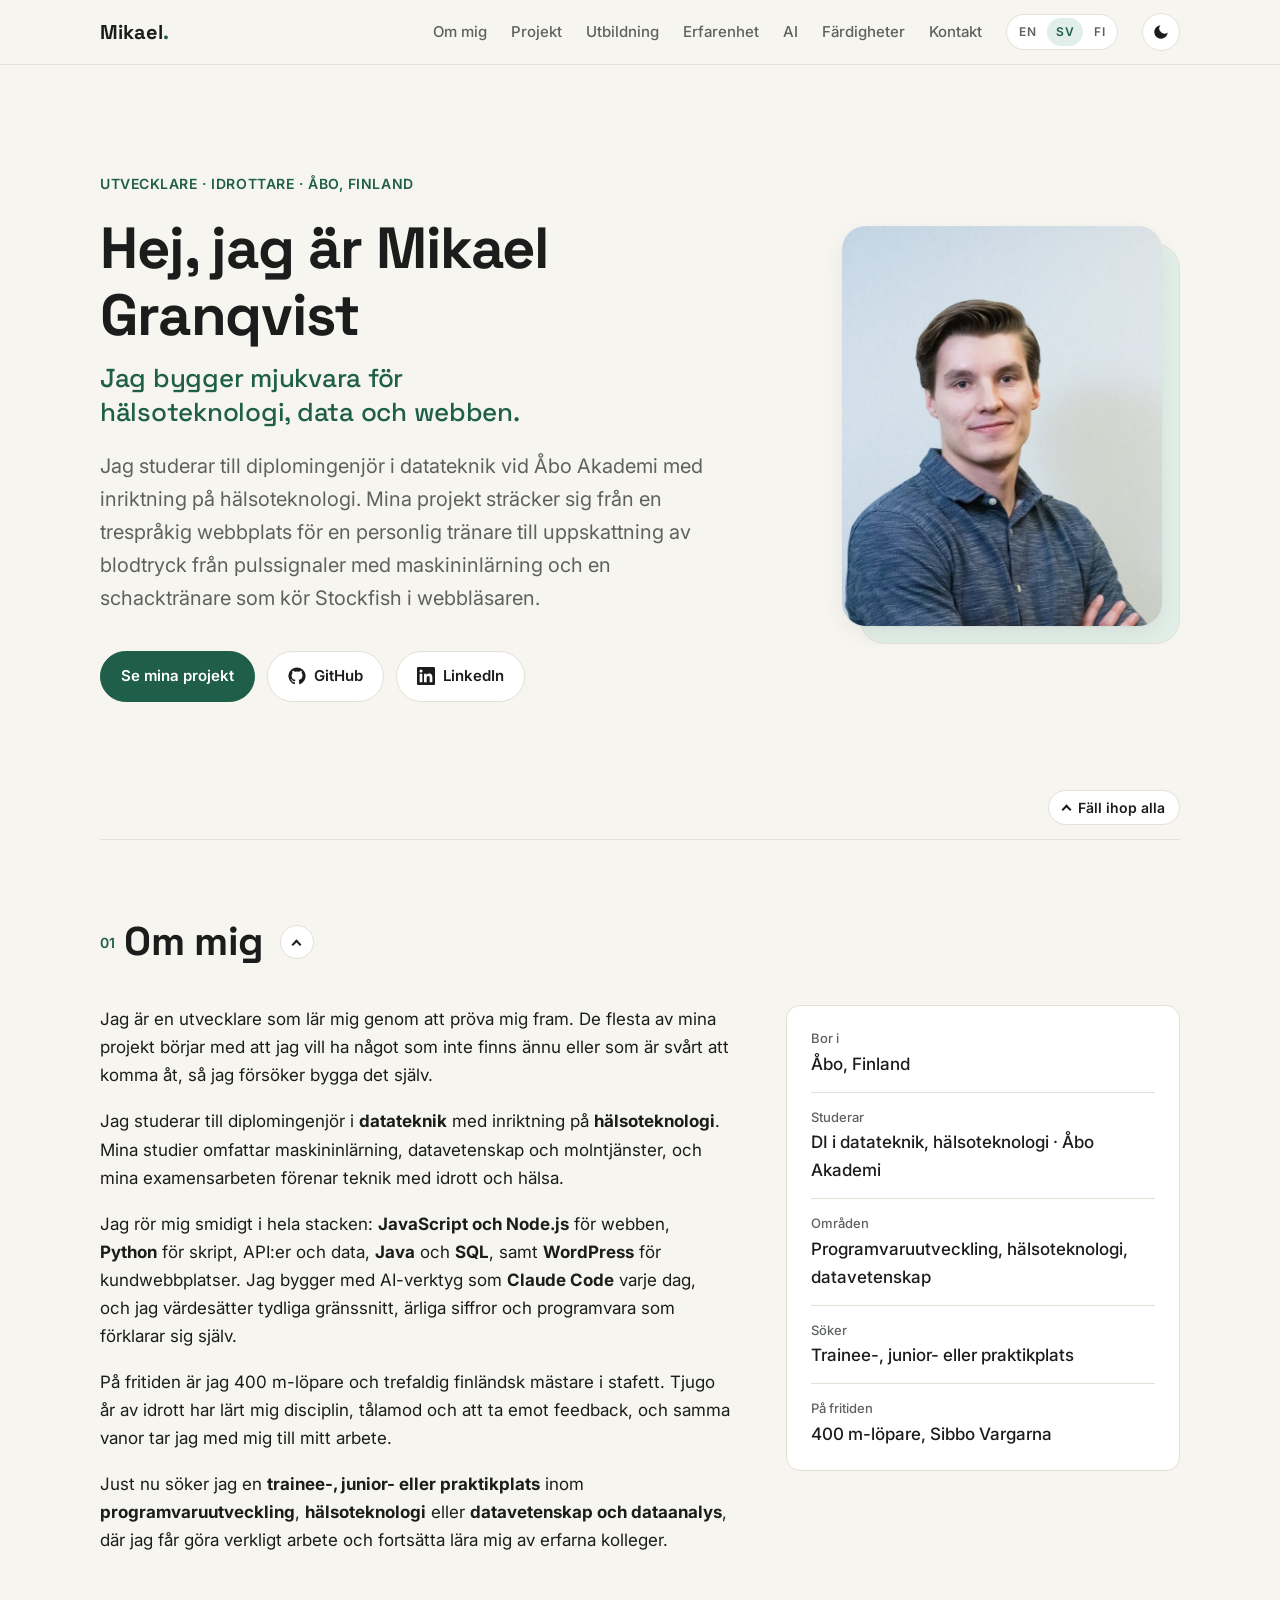
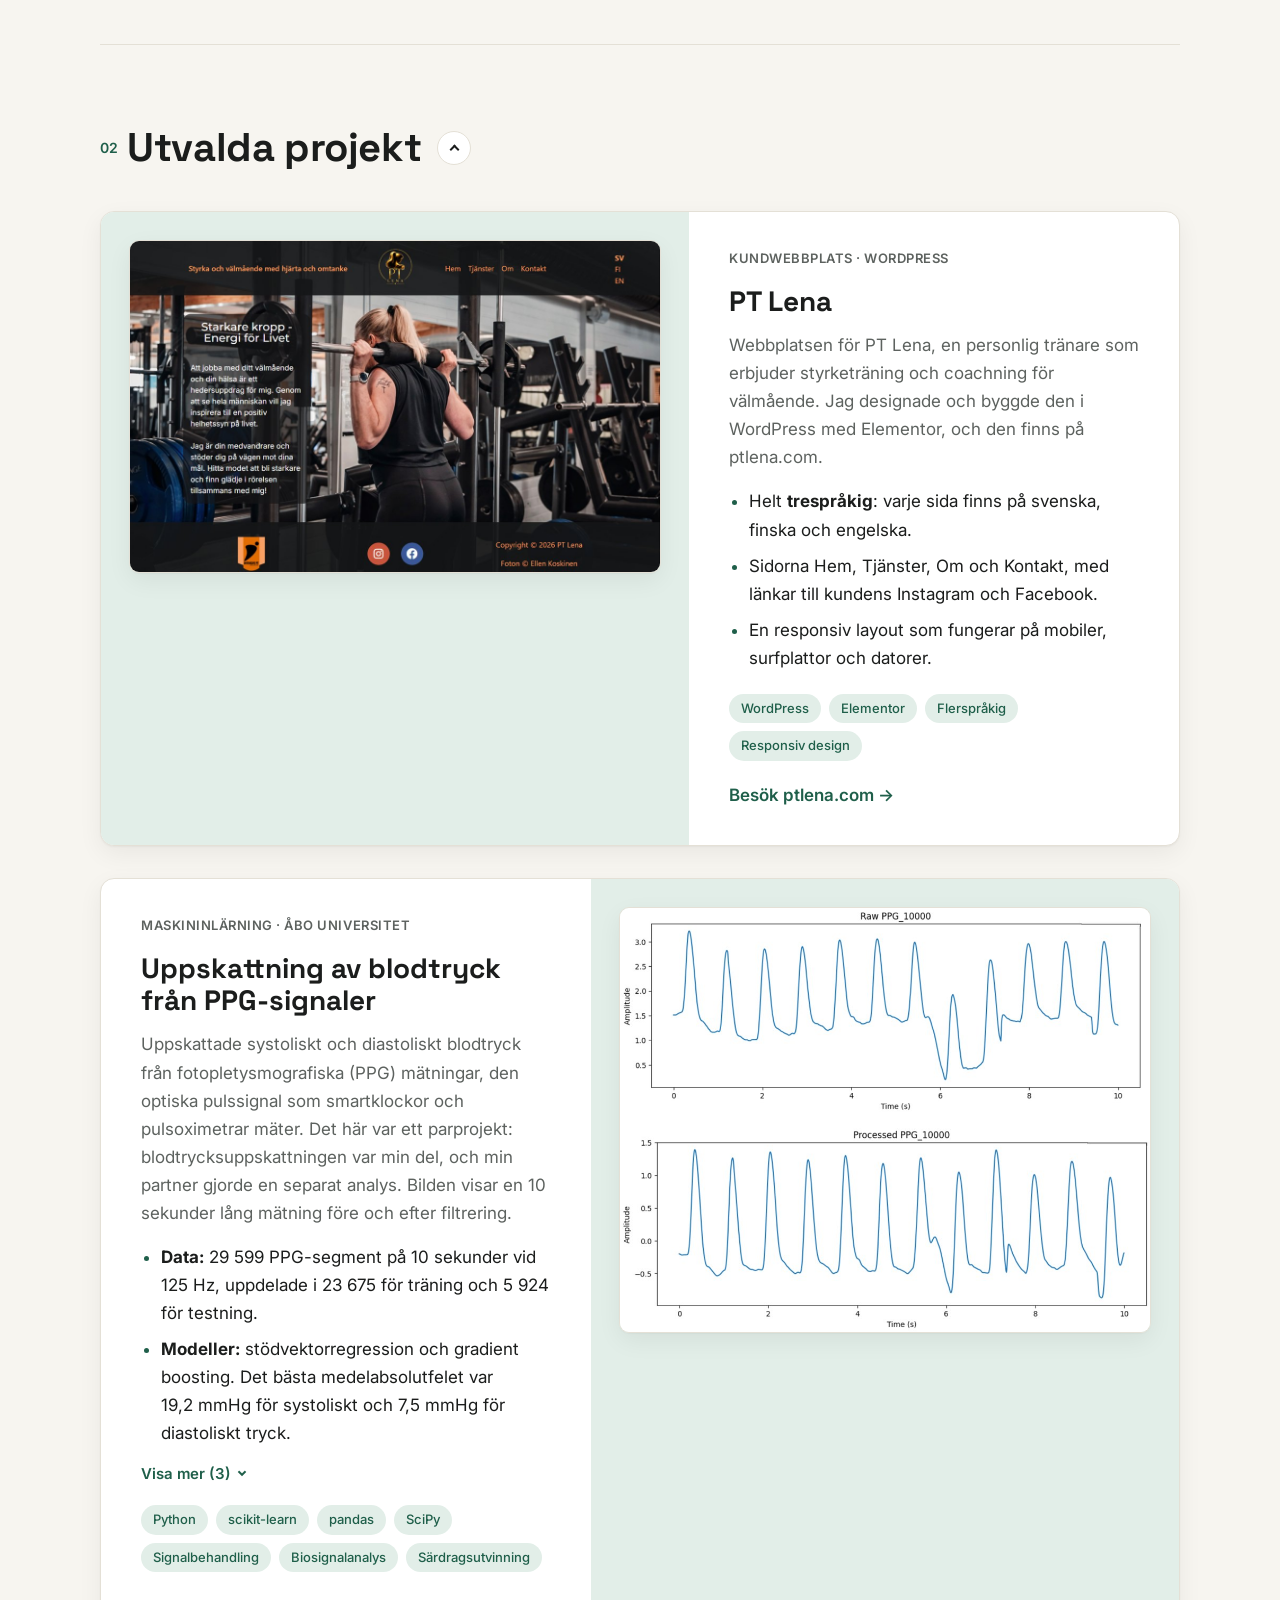
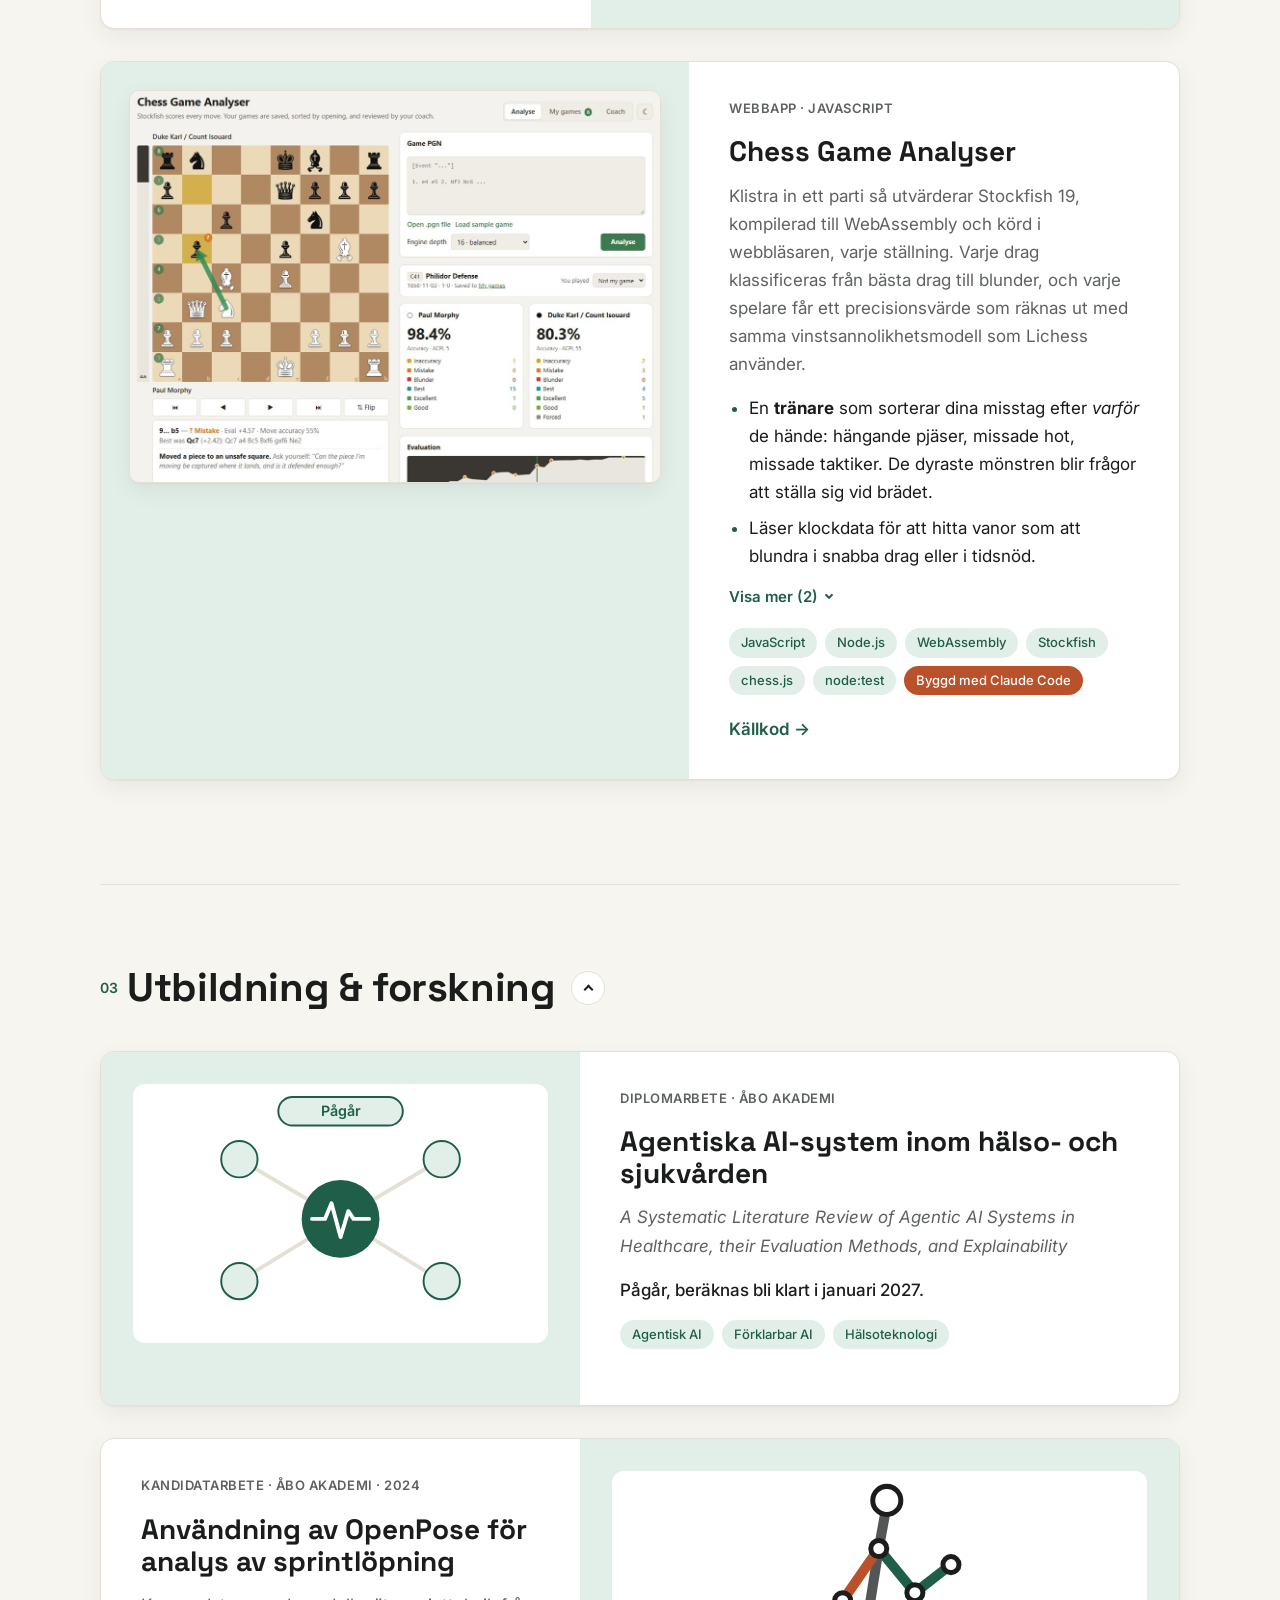
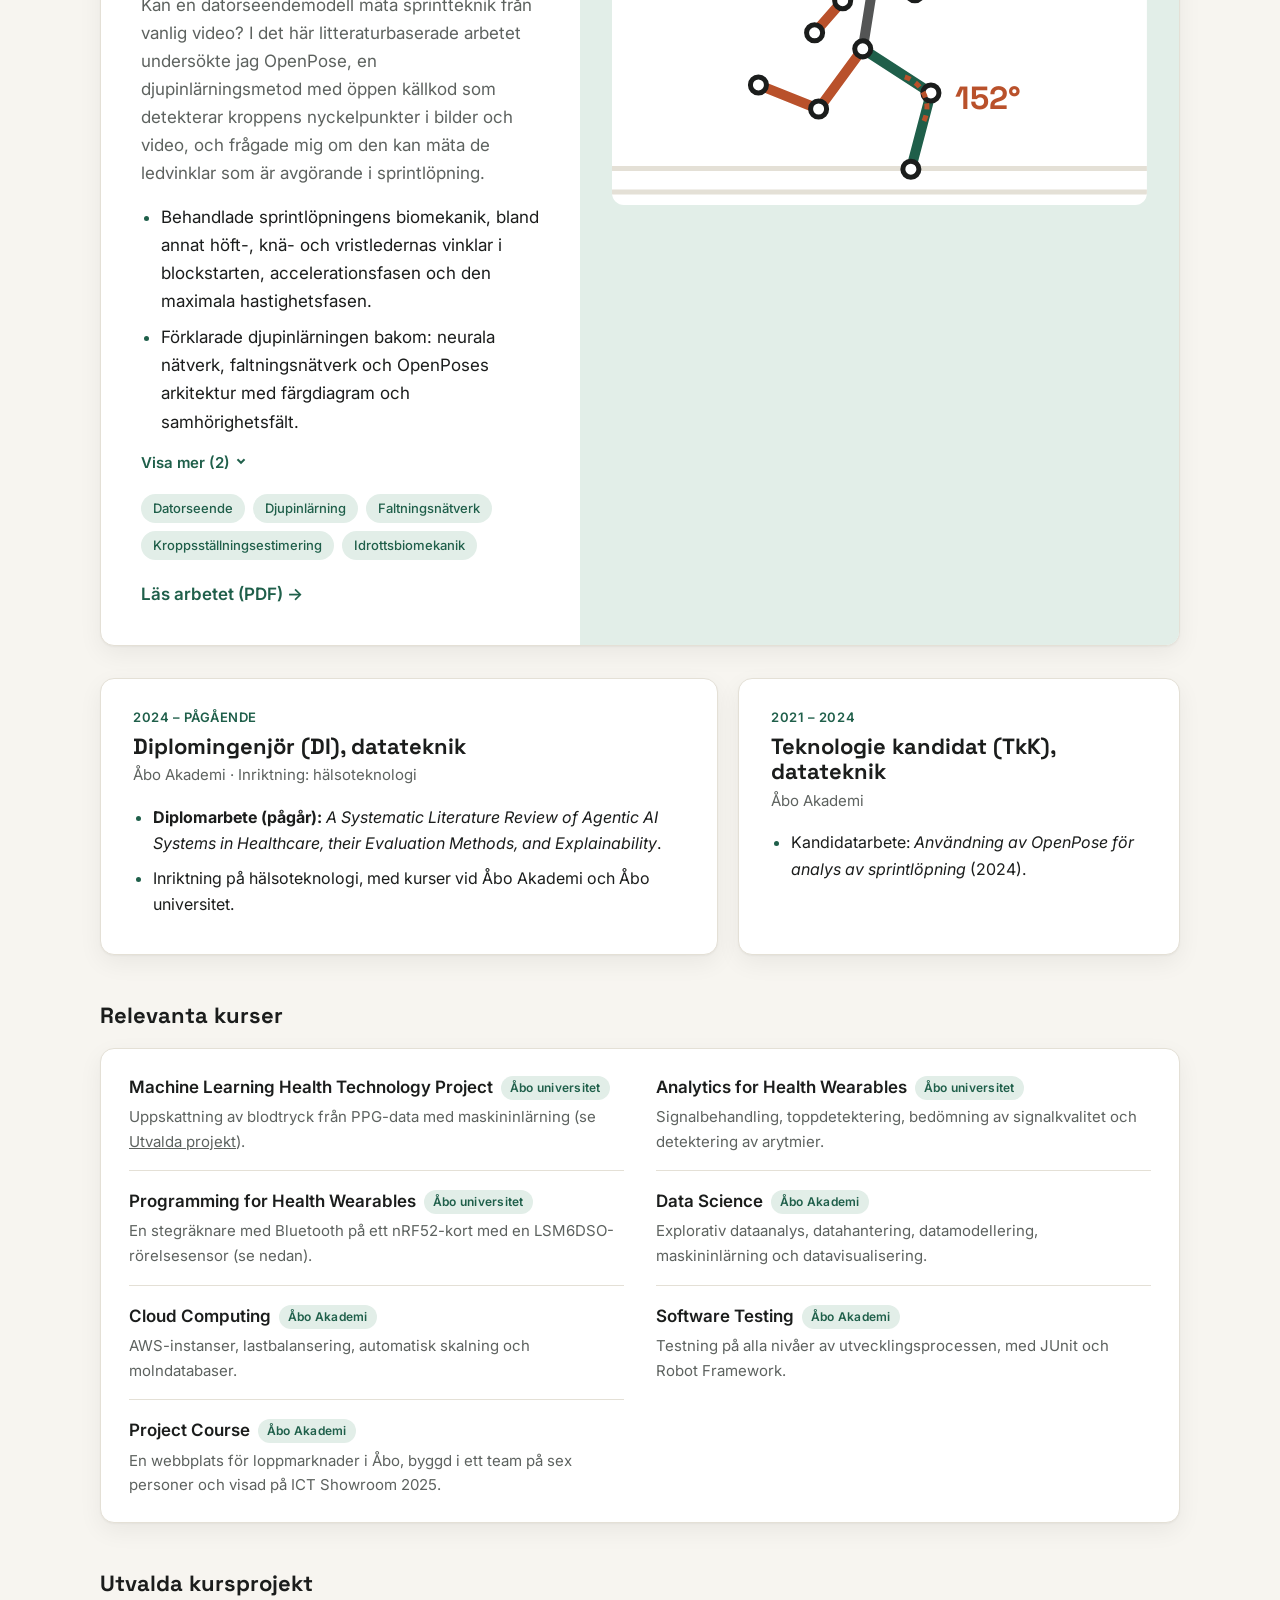
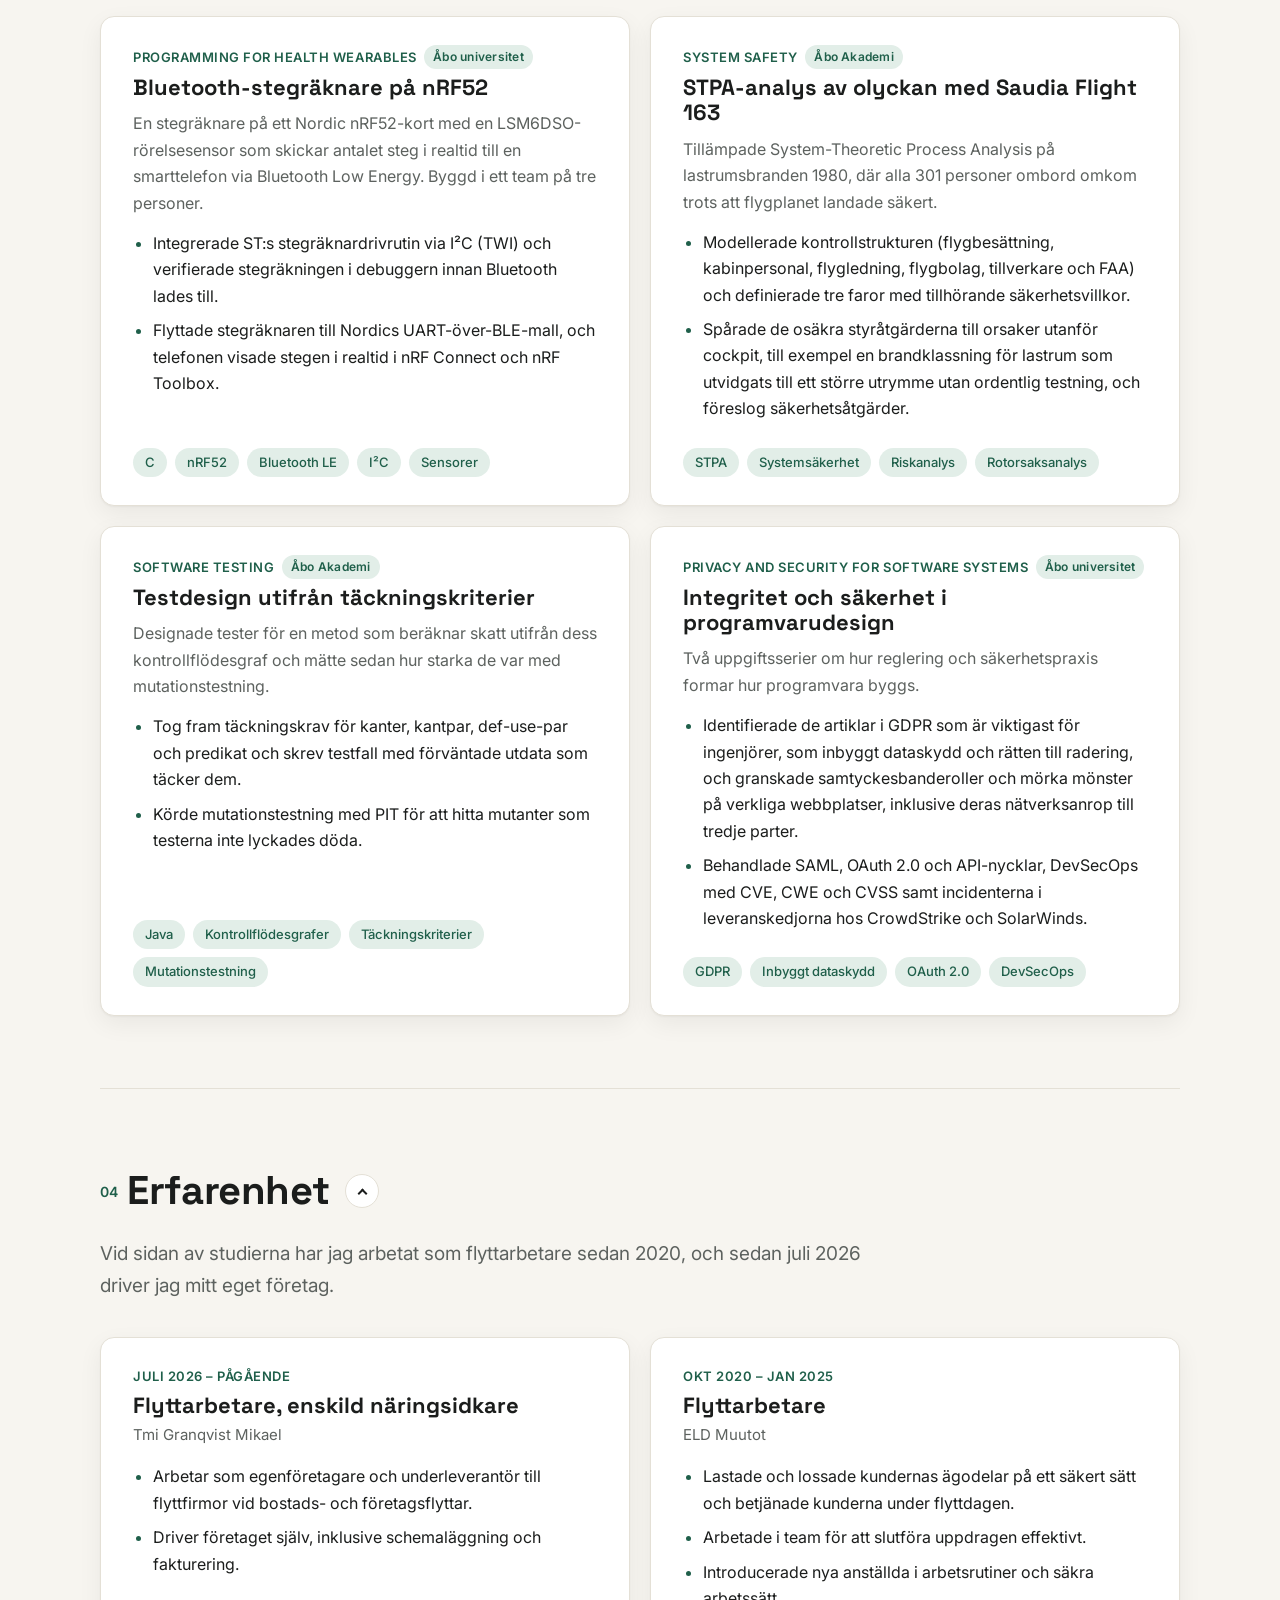
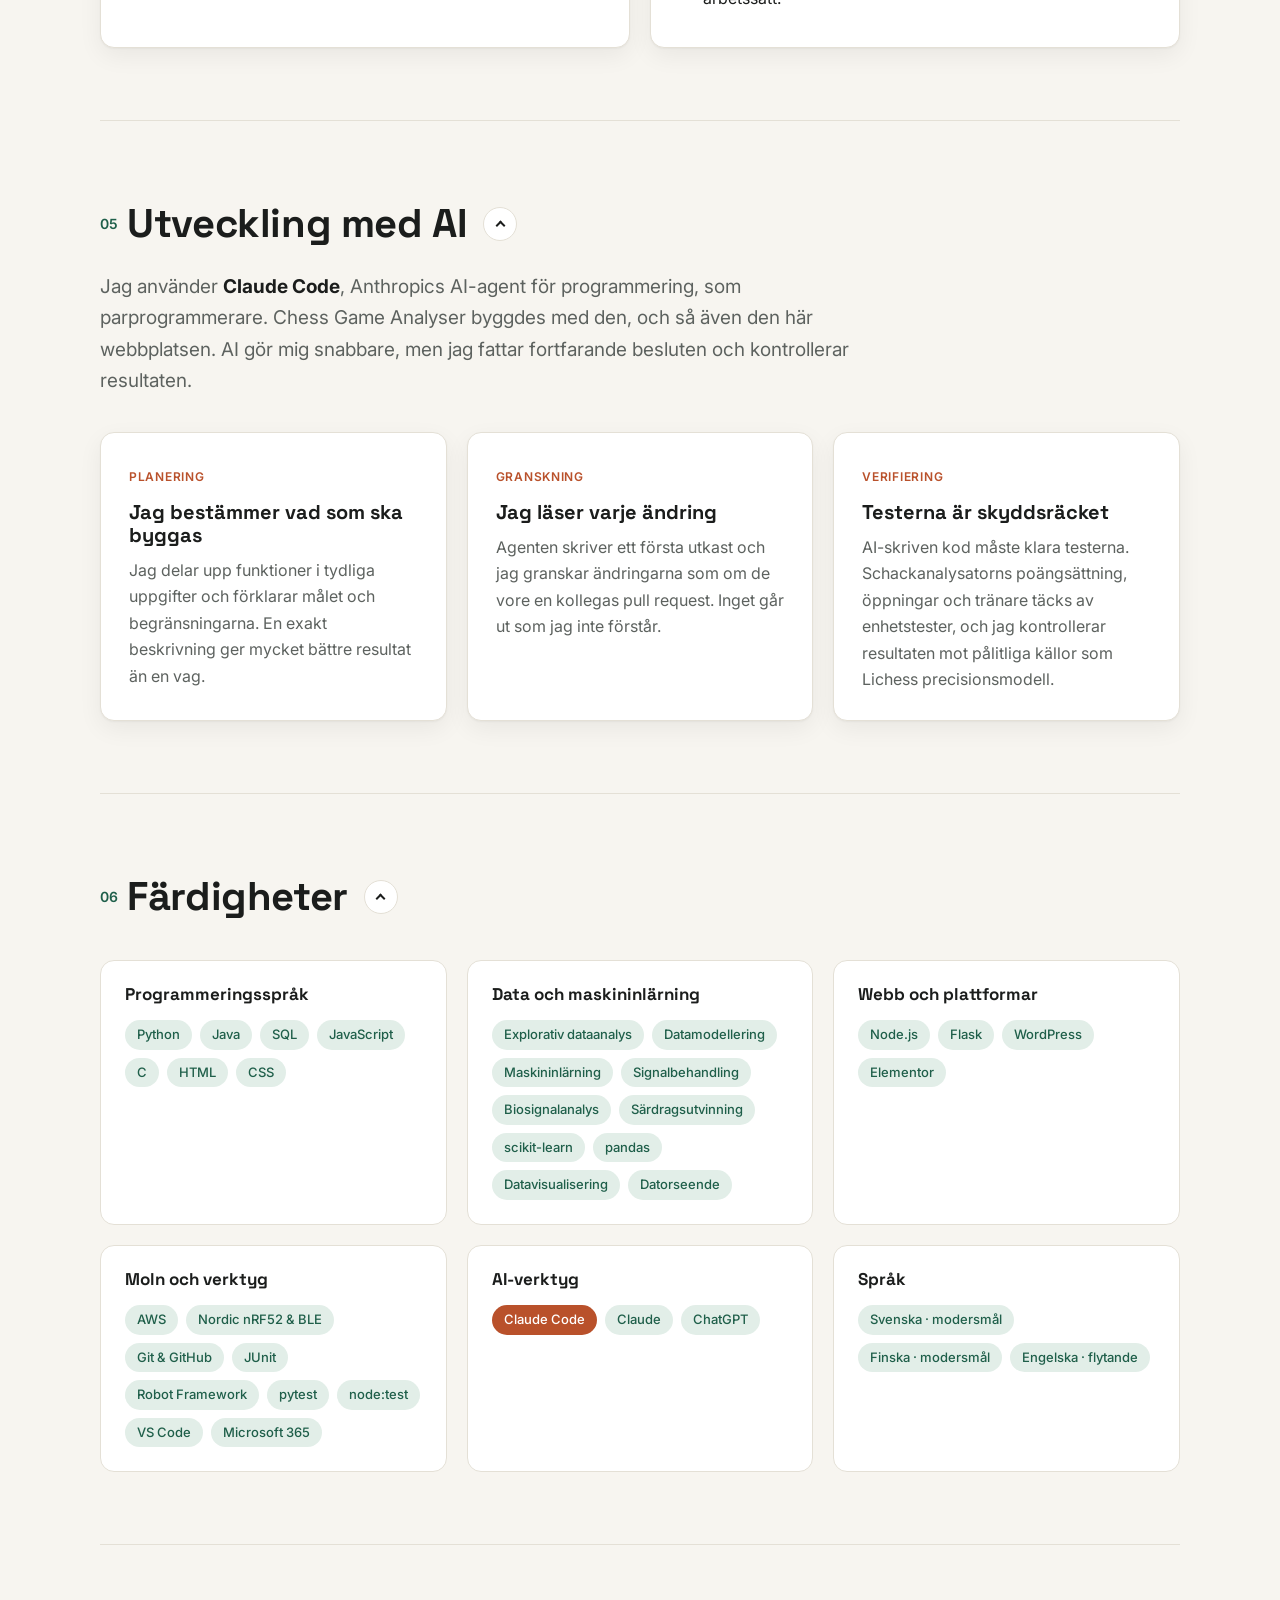
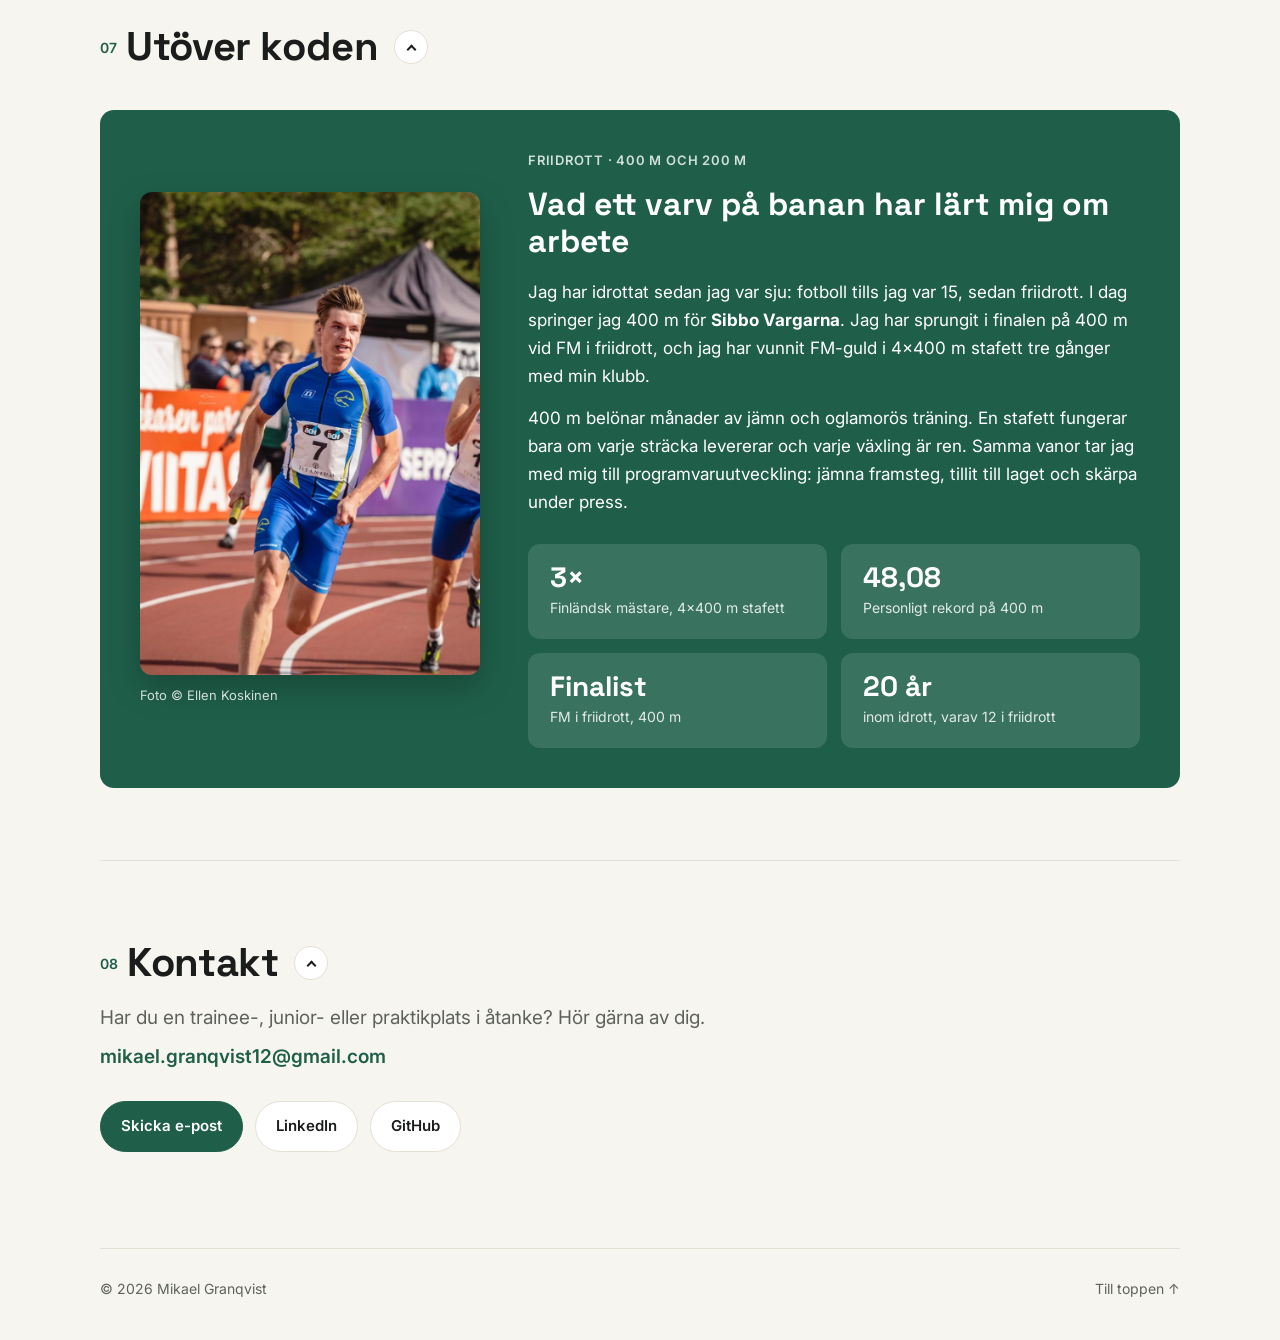
<file: sv/index.html>
<!doctype html>
<html lang="sv">
<head>
  <meta charset="utf-8">
  <meta name="viewport" content="width=device-width, initial-scale=1">
  <title>Mikael Granqvist · Utvecklare</title>
  <meta name="description" content="Portfolio för Mikael Granqvist, diplomingenjörsstuderande i datateknik med inriktning på hälsoteknologi: kundwebbplatser, data och maskininlärning samt projekt byggda med AI-verktyg.">
  <link rel="icon" href="data:image/svg+xml,<svg xmlns='http://www.w3.org/2000/svg' viewBox='0 0 32 32'><rect width='32' height='32' rx='8' fill='%231f5f4a'/><text x='16' y='22' font-family='Arial' font-weight='700' font-size='15' fill='white' text-anchor='middle'>MG</text></svg>">
  <link rel="preconnect" href="https://fonts.googleapis.com">
  <link rel="preconnect" href="https://fonts.gstatic.com" crossorigin>
  <link href="https://fonts.googleapis.com/css2?family=Inter:wght@400;500;600&family=Space+Grotesk:wght@500;700&display=swap" rel="stylesheet">
  <link rel="alternate" hreflang="en" href="https://mikugh.github.io/">
  <link rel="alternate" hreflang="sv" href="https://mikugh.github.io/sv/">
  <link rel="alternate" hreflang="fi" href="https://mikugh.github.io/fi/">
  <link rel="alternate" hreflang="x-default" href="https://mikugh.github.io/">
  <link rel="stylesheet" href="../style.css?v=6">
  <script>
    // Apply the saved theme before first paint to avoid a flash
    try { const t = localStorage.getItem('theme'); if (t) document.documentElement.dataset.theme = t; } catch (e) {}
  </script>
</head>
<body>
  <header class="nav">
    <div class="wrap nav-inner">
      <a href="#top" class="logo">Mikael<span>.</span></a>
      <nav aria-label="Huvudmeny" id="site-nav">
        <a href="#about">Om mig</a>
        <a href="#projects">Projekt</a>
        <a href="#education">Utbildning</a>
        <a href="#experience">Erfarenhet</a>
        <a href="#ai">AI</a>
        <a href="#skills">Färdigheter</a>
        <a href="#contact">Kontakt</a>
      </nav>
      <div class="lang-switch" aria-label="Språk">
        <a href="../" hreflang="en" lang="en">EN</a>
        <a href="./" hreflang="sv" lang="sv" aria-current="page">SV</a>
        <a href="../fi/" hreflang="fi" lang="fi">FI</a>
      </div>
      <button class="theme-toggle" id="theme-toggle" aria-label="Växla mörkt läge">
        <svg class="icon-moon" viewBox="0 0 24 24" width="18" height="18" aria-hidden="true"><path d="M21 12.8A9 9 0 1 1 11.2 3a7 7 0 0 0 9.8 9.8z" fill="currentColor"/></svg>
        <svg class="icon-sun" viewBox="0 0 24 24" width="18" height="18" aria-hidden="true"><circle cx="12" cy="12" r="4.5" fill="currentColor"/><g stroke="currentColor" stroke-width="2" stroke-linecap="round"><path d="M12 2v2M12 20v2M4.9 4.9l1.4 1.4M17.7 17.7l1.4 1.4M2 12h2M20 12h2M4.9 19.1l1.4-1.4M17.7 6.3l1.4-1.4"/></g></svg>
      </button>
      <button class="menu-toggle" id="menu-toggle" aria-label="Öppna menyn" data-open-label="Öppna menyn" data-close-label="Stäng menyn" aria-expanded="false" aria-controls="site-nav">
        <span></span><span></span><span></span>
      </button>
    </div>
  </header>

  <main id="top" data-more-label="Visa mer" data-less-label="Visa mindre">
    <!-- HERO -->
    <section class="hero wrap">
      <div class="hero-text">
      <p class="eyebrow">Utvecklare · Idrottare · Åbo, Finland</p>
      <h1>Hej, jag är Mikael Granqvist</h1>
      <p class="tagline">Jag bygger mjukvara för hälsoteknologi, data och webben.</p>
      <p class="lead">
        Jag studerar till diplomingenjör i datateknik vid Åbo Akademi med inriktning på hälsoteknologi.
        Mina projekt sträcker sig från en trespråkig webbplats för en personlig tränare till uppskattning
        av blodtryck från pulssignaler med maskininlärning och en schacktränare som kör Stockfish i webbläsaren.
      </p>
      <div class="cta">
        <a class="btn primary" href="#projects">Se mina projekt</a>
        <a class="btn" href="https://github.com/mikugh" target="_blank" rel="noopener">
          <svg viewBox="0 0 24 24" width="18" height="18" aria-hidden="true"><path fill="currentColor" d="M12 .5a11.5 11.5 0 0 0-3.6 22.4c.6.1.8-.3.8-.6v-2c-3.2.7-3.9-1.5-3.9-1.5-.5-1.3-1.3-1.7-1.3-1.7-1-.7.1-.7.1-.7 1.2.1 1.8 1.2 1.8 1.2 1 1.8 2.8 1.3 3.5 1 .1-.8.4-1.3.7-1.6-2.6-.3-5.3-1.3-5.3-5.7 0-1.3.5-2.3 1.2-3.1-.1-.3-.5-1.5.1-3.1 0 0 1-.3 3.2 1.2a11 11 0 0 1 5.8 0C17 4.7 18 5 18 5c.6 1.6.2 2.8.1 3.1.8.8 1.2 1.8 1.2 3.1 0 4.4-2.7 5.4-5.3 5.7.4.4.8 1.1.8 2.2v3.2c0 .3.2.7.8.6A11.5 11.5 0 0 0 12 .5z"/></svg>
          GitHub
        </a>
        <a class="btn" href="https://www.linkedin.com/in/mikael-g-granqvist" target="_blank" rel="noopener">
          <svg viewBox="0 0 24 24" width="18" height="18" aria-hidden="true"><path fill="currentColor" d="M20.45 20.45h-3.56v-5.57c0-1.33-.02-3.04-1.85-3.04-1.85 0-2.14 1.45-2.14 2.94v5.67H9.34V9h3.41v1.56h.05c.48-.9 1.64-1.85 3.37-1.85 3.6 0 4.27 2.37 4.27 5.46v6.28zM5.34 7.43a2.06 2.06 0 1 1 0-4.13 2.06 2.06 0 0 1 0 4.13zM7.12 20.45H3.56V9h3.56v11.45zM22.22 0H1.77C.79 0 0 .77 0 1.73v20.54C0 23.23.79 24 1.77 24h20.45c.98 0 1.78-.77 1.78-1.73V1.73C24 .77 23.2 0 22.22 0z"/></svg>
          LinkedIn
        </a>
      </div>
      </div>
      <figure class="hero-photo">
        <img src="../mikael.jpg" alt="Porträtt av Mikael Granqvist" width="800" height="839">
      </figure>
    </section>

    <div class="wrap section-controls">
      <button class="toggle-all" id="toggle-all" type="button" data-expand-label="Fäll ut alla" data-collapse-label="Fäll ihop alla" hidden>
        <span class="toggle-all-icon" aria-hidden="true"></span><span class="toggle-all-label">Fäll ihop alla</span>
      </button>
    </div>

    <!-- ABOUT -->
    <section id="about" class="wrap section">
      <h2 class="section-title"><span>01</span> Om mig</h2>
      <div class="about-grid">
        <div class="about-text">
          <p>
            Jag är en utvecklare som lär mig genom att pröva mig fram. De flesta av mina projekt börjar med att
            jag vill ha något som inte finns ännu eller som är svårt att komma åt, så jag försöker bygga det själv.
          </p>
          <p>
            Jag studerar till diplomingenjör i <strong>datateknik</strong> med inriktning på
            <strong>hälsoteknologi</strong>. Mina studier omfattar maskininlärning, datavetenskap och molntjänster,
            och mina examensarbeten förenar teknik med idrott och hälsa.
          </p>
          <p>
            Jag rör mig smidigt i hela stacken: <strong>JavaScript och Node.js</strong> för webben,
            <strong>Python</strong> för skript, API:er och data, <strong>Java</strong> och <strong>SQL</strong>,
            samt <strong>WordPress</strong> för kundwebbplatser. Jag bygger med AI-verktyg som
            <strong>Claude Code</strong> varje dag, och jag värdesätter tydliga gränssnitt, ärliga siffror
            och programvara som förklarar sig själv.
          </p>
          <p>
            På fritiden är jag 400&nbsp;m-löpare och trefaldig finländsk mästare i stafett. Tjugo år av
            idrott har lärt mig disciplin, tålamod och att ta emot feedback, och samma vanor tar jag med mig till mitt arbete.
          </p>
          <p>
            Just nu söker jag en <strong>trainee-, junior- eller praktikplats</strong> inom
            <strong>programvaruutveckling</strong>, <strong>hälsoteknologi</strong> eller
            <strong>datavetenskap och dataanalys</strong>, där jag får göra verkligt arbete och fortsätta lära mig av erfarna kolleger.
          </p>
        </div>
        <ul class="facts">
          <li><span>Bor i</span>Åbo, Finland</li>
          <li><span>Studerar</span>DI i datateknik, hälsoteknologi · Åbo Akademi</li>
          <li><span>Områden</span>Programvaruutveckling, hälsoteknologi, datavetenskap</li>
          <li><span>Söker</span>Trainee-, junior- eller praktikplats</li>
          <li><span>På fritiden</span>400&nbsp;m-löpare, Sibbo Vargarna</li>
        </ul>
      </div>
    </section>

    <!-- PROJECTS -->
    <section id="projects" class="wrap section">
      <h2 class="section-title"><span>02</span> Utvalda projekt</h2>

      <article class="project">
        <div class="project-art project-shot">
          <a href="https://ptlena.com" target="_blank" rel="noopener"><img src="../shot-ptlena.jpg" alt="Skärmbild av PT Lenas startsida" width="1100" height="688" loading="lazy"></a>
        </div>
        <div class="project-body">
          <p class="project-kicker">Kundwebbplats · WordPress</p>
          <h3>PT Lena</h3>
          <p>
            Webbplatsen för PT Lena, en personlig tränare som erbjuder styrketräning och coachning för välmående.
            Jag designade och byggde den i WordPress med Elementor, och den finns på ptlena.com.
          </p>
          <ul class="highlights">
            <li>Helt <strong>trespråkig</strong>: varje sida finns på svenska, finska och engelska.</li>
            <li>Sidorna Hem, Tjänster, Om och Kontakt, med länkar till kundens Instagram och Facebook.</li>
            <li>En responsiv layout som fungerar på mobiler, surfplattor och datorer.</li>
          </ul>
          <ul class="tags"><li>WordPress</li><li>Elementor</li><li>Flerspråkig</li><li>Responsiv design</li></ul>
          <div class="links">
            <a href="https://ptlena.com" target="_blank" rel="noopener">Besök ptlena.com →</a>
          </div>
        </div>
      </article>

      <article class="project reverse">
        <div class="project-art project-shot">
          <img src="../ppg-raw-vs-processed.jpg" class="chart-img" alt="En 10 sekunder lång PPG-mätning före och efter filtrering" width="1000" height="801" loading="lazy">
        </div>
        <div class="project-body">
          <p class="project-kicker">Maskininlärning · Åbo universitet</p>
          <h3>Uppskattning av blodtryck från PPG-signaler</h3>
          <p>
            Uppskattade systoliskt och diastoliskt blodtryck från fotopletysmografiska (PPG) mätningar, den optiska
            pulssignal som smartklockor och pulsoximetrar mäter. Det här var ett parprojekt: blodtrycksuppskattningen
            var min del, och min partner gjorde en separat analys. Bilden visar en 10 sekunder lång mätning före och efter filtrering.
          </p>
          <ul class="highlights">
            <li><strong>Data:</strong> 29&nbsp;599 PPG-segment på 10 sekunder vid 125&nbsp;Hz, uppdelade i 23&nbsp;675 för träning och 5&nbsp;924 för testning.</li>
            <li><strong>Modeller:</strong> stödvektorregression och gradient boosting. Det bästa medelabsolutfelet var 19,2&nbsp;mmHg för systoliskt och 7,5&nbsp;mmHg för diastoliskt tryck.</li>
            <li><strong>Förbehandling</strong> i Python: ett Butterworth-bandpassfilter, wavelet-baserad brusreducering och gaussisk utjämning.</li>
            <li><strong>23 framtagna särdrag</strong> per segment: pulsform (systolisk och diastolisk amplitud, augmentationsindex, stig- och falltid, dikrotisk incisur), statistik (skevhet, kurtosis, entropi), frekvenssärdrag och signalderivator.</li>
            <li><strong>Ärlig utvärdering:</strong> förutsägelserna höll sig nära medelvärdet, med ett konkordansindex på cirka 0,5, så modellerna hade inte lärt sig variationen mellan mätningarna. Jag spårade de troliga orsakerna till särdragen, modellernas komplexitet och signalkvaliteten, och testade andra särdragsuppsättningar, modeller och förbehandlingar.</li>
          </ul>
          <ul class="tags"><li>Python</li><li>scikit-learn</li><li>pandas</li><li>SciPy</li><li>Signalbehandling</li><li>Biosignalanalys</li><li>Särdragsutvinning</li></ul>
        </div>
      </article>

      <article class="project">
        <div class="project-art project-shot">
          <a href="https://github.com/mikugh/chess-analyser" target="_blank" rel="noopener"><img src="../shot-chess.jpg" alt="Skärmbild av Chess Game Analyser som visar ett misstag, det bästa draget och båda spelarnas precision" width="1100" height="811" loading="lazy"></a>
        </div>
        <div class="project-body">
          <p class="project-kicker">Webbapp · JavaScript</p>
          <h3>Chess Game Analyser</h3>
          <p>
            Klistra in ett parti så utvärderar Stockfish 19, kompilerad till WebAssembly och körd i webbläsaren, varje ställning.
            Varje drag klassificeras från bästa drag till blunder, och varje spelare får ett precisionsvärde som
            räknas ut med samma vinstsannolikhetsmodell som Lichess använder.
          </p>
          <ul class="highlights">
            <li>En <strong>tränare</strong> som sorterar dina misstag efter <em>varför</em> de hände: hängande pjäser, missade hot, missade taktiker. De dyraste mönstren blir frågor att ställa sig vid brädet.</li>
            <li>Läser klockdata för att hitta vanor som att blundra i snabba drag eller i tidsnöd.</li>
            <li>Sparade partier grupperas efter öppning, med resultat och precision per öppning och per spelfas.</li>
            <li>Interaktiv värderingsgraf, pilar för bästa drag, tangentbordsnavigering, ljust och mörkt läge samt enhetstester.</li>
          </ul>
          <ul class="tags"><li>JavaScript</li><li>Node.js</li><li>WebAssembly</li><li>Stockfish</li><li>chess.js</li><li>node:test</li><li class="tag-ai">Byggd med Claude Code</li></ul>
          <div class="links">
            <a href="https://github.com/mikugh/chess-analyser" target="_blank" rel="noopener">Källkod →</a>
          </div>
        </div>
      </article>

    </section>

    <!-- EDUCATION -->
    <section id="education" class="wrap section">
      <h2 class="section-title"><span>03</span> Utbildning &amp; forskning</h2>

      <article class="project">
        <div class="project-art art-agent" aria-hidden="true">
          <svg viewBox="0 0 320 200" preserveAspectRatio="xMidYMid meet">
            <rect width="320" height="200" class="pose-bg"/>
            <g class="agent-links"><path d="M160 104 L82 58M160 104 L238 58M160 104 L82 152M160 104 L238 152"/></g>
            <g class="agent-nodes">
              <circle cx="82" cy="58" r="14"/><circle cx="238" cy="58" r="14"/>
              <circle cx="82" cy="152" r="14"/><circle cx="238" cy="152" r="14"/>
            </g>
            <circle class="agent-core" cx="160" cy="104" r="30"/>
            <path class="agent-pulse" d="M138 104 L148 104 L153 92 L160 118 L166 98 L170 104 L182 104"/>
            <rect class="wip" x="112" y="10" width="96" height="22" rx="11"/>
            <text x="160" y="25" class="wip-text">Pågår</text>
          </svg>
        </div>
        <div class="project-body">
          <p class="project-kicker">Diplomarbete · Åbo Akademi</p>
          <h3>Agentiska AI-system inom hälso- och sjukvården</h3>
          <p>
            <em lang="en">A Systematic Literature Review of Agentic AI Systems in Healthcare, their Evaluation Methods, and Explainability</em>
          </p>
          <p class="thesis-status">Pågår, beräknas bli klart i januari 2027.</p>
          <ul class="tags"><li>Agentisk AI</li><li>Förklarbar AI</li><li>Hälsoteknologi</li></ul>
        </div>
      </article>

      <article class="project reverse">
        <div class="project-art art-pose" aria-hidden="true">
          <svg viewBox="0 0 320 200" preserveAspectRatio="xMidYMid meet">
            <rect width="320" height="200" class="pose-bg"/>
            <g class="track"><path d="M0 178h320M0 192h320"/></g>
            <g transform="translate(-30 -28) scale(1.2)">
            <g class="bones">
              <path class="b1" d="M162 40 L158 62"/>
              <path class="b2" d="M158 62 L150 112"/>
              <path class="b3" d="M158 62 L176 84 L194 70"/>
              <path class="b4" d="M158 62 L140 88 L126 104"/>
              <path class="b5" d="M150 112 L184 134 L174 172"/>
              <path class="b6" d="M150 112 L128 142 L98 130"/>
            </g>
            <g class="joints">
              <circle cx="162" cy="38" r="7"/><circle cx="158" cy="62" r="4"/><circle cx="176" cy="84" r="4"/><circle cx="194" cy="70" r="4"/>
              <circle cx="140" cy="88" r="4"/><circle cx="126" cy="104" r="4"/><circle cx="150" cy="112" r="4"/>
              <circle cx="184" cy="134" r="4"/><circle cx="174" cy="172" r="4"/><circle cx="128" cy="142" r="4"/><circle cx="98" cy="130" r="4"/>
            </g>
            <path class="angle" d="M171 126 A16 16 0 0 1 180 149"/>
            <text x="196" y="142" class="angle-text">152°</text>
            </g>
          </svg>
        </div>
        <div class="project-body">
          <p class="project-kicker">Kandidatarbete · Åbo Akademi · 2024</p>
          <h3>Användning av OpenPose för analys av sprintlöpning</h3>
          <p>
            Kan en datorseendemodell mäta sprintteknik från vanlig video? I det här litteraturbaserade arbetet
            undersökte jag OpenPose, en djupinlärningsmetod med öppen källkod som detekterar kroppens nyckelpunkter
            i bilder och video, och frågade mig om den kan mäta de ledvinklar som är avgörande i sprintlöpning.
          </p>
          <ul class="highlights">
            <li>Behandlade sprintlöpningens biomekanik, bland annat höft-, knä- och vristledernas vinklar i blockstarten, accelerationsfasen och den maximala hastighetsfasen.</li>
            <li>Förklarade djupinlärningen bakom: neurala nätverk, faltningsnätverk och OpenPoses arkitektur med färgdiagram och samhörighetsfält.</li>
            <li>Granskade tre studier av OpenPose inom löpning: sprintlöpning filmad med smarttelefon, häcklöpning med olika nätverksarkitekturer (VGG19 och MobileNet, jämförda med RMSE) och löpning på löpband jämförd med markörbaserad rörelseanalys.</li>
            <li><strong>Slutsats:</strong> OpenPose är ännu inte tillräckligt noggrann för analys av sprintlöpning. Noggrannheten sjunker när hastigheten ökar, redan från 2,78 till 3,33&nbsp;m/s, och borttappade och falskt positiva värden gör ledvinklarna opålitliga.</li>
          </ul>
          <ul class="tags"><li>Datorseende</li><li>Djupinlärning</li><li>Faltningsnätverk</li><li>Kroppsställningsestimering</li><li>Idrottsbiomekanik</li></ul>
          <div class="links">
            <a href="../thesis-openpose-sprint.pdf" target="_blank" rel="noopener">Läs arbetet (PDF) →</a>
          </div>
        </div>
      </article>

      <div class="edu-grid">
        <div class="edu-card">
          <p class="edu-date">2024 – pågående</p>
          <h3>Diplomingenjör (DI), datateknik</h3>
          <p class="edu-school">Åbo Akademi · Inriktning: hälsoteknologi</p>
          <ul class="highlights">
            <li><strong>Diplomarbete (pågår):</strong> <em lang="en">A Systematic Literature Review of Agentic AI Systems in Healthcare, their Evaluation Methods, and Explainability</em>.</li>
            <li>Inriktning på hälsoteknologi, med kurser vid Åbo Akademi och Åbo universitet.</li>
          </ul>
        </div>
        <div class="edu-card">
          <p class="edu-date">2021 – 2024</p>
          <h3>Teknologie kandidat (TkK), datateknik</h3>
          <p class="edu-school">Åbo Akademi</p>
          <ul class="highlights">
            <li>Kandidatarbete: <em>Användning av OpenPose för analys av sprintlöpning</em> (2024).</li>
          </ul>
        </div>
      </div>

      <h3 class="subsection-title">Relevanta kurser</h3>
      <ul class="course-list">
        <li><span class="course-name" lang="en">Machine Learning Health Technology Project</span><span class="uni">Åbo universitet</span><span class="course-desc">Uppskattning av blodtryck från PPG-data med maskininlärning (se <a href="#projects">Utvalda projekt</a>).</span></li>
        <li><span class="course-name" lang="en">Analytics for Health Wearables</span><span class="uni">Åbo universitet</span><span class="course-desc">Signalbehandling, toppdetektering, bedömning av signalkvalitet och detektering av arytmier.</span></li>
        <li><span class="course-name" lang="en">Programming for Health Wearables</span><span class="uni">Åbo universitet</span><span class="course-desc">En stegräknare med Bluetooth på ett nRF52-kort med en LSM6DSO-rörelsesensor (se nedan).</span></li>
        <li><span class="course-name" lang="en">Data Science</span><span class="uni">Åbo Akademi</span><span class="course-desc">Explorativ dataanalys, datahantering, datamodellering, maskininlärning och datavisualisering.</span></li>
        <li><span class="course-name" lang="en">Cloud Computing</span><span class="uni">Åbo Akademi</span><span class="course-desc">AWS-instanser, lastbalansering, automatisk skalning och molndatabaser.</span></li>
        <li><span class="course-name" lang="en">Software Testing</span><span class="uni">Åbo Akademi</span><span class="course-desc">Testning på alla nivåer av utvecklingsprocessen, med JUnit och Robot Framework.</span></li>
        <li><span class="course-name" lang="en">Project Course</span><span class="uni">Åbo Akademi</span><span class="course-desc">En webbplats för loppmarknader i Åbo, byggd i ett team på sex personer och visad på ICT Showroom 2025.</span></li>
      </ul>

      <h3 class="subsection-title">Utvalda kursprojekt</h3>
      <div class="course-grid">
        <div class="edu-card">
          <p class="edu-date course-kicker"><span lang="en">Programming for Health Wearables</span> <span class="uni">Åbo universitet</span></p>
          <h3>Bluetooth-stegräknare på nRF52</h3>
          <p class="course-lead">En stegräknare på ett Nordic nRF52-kort med en LSM6DSO-rörelsesensor som skickar antalet steg i realtid till en smarttelefon via Bluetooth Low Energy. Byggd i ett team på tre personer.</p>
          <ul class="highlights">
            <li>Integrerade ST:s stegräknardrivrutin via I²C (TWI) och verifierade stegräkningen i debuggern innan Bluetooth lades till.</li>
            <li>Flyttade stegräknaren till Nordics UART-över-BLE-mall, och telefonen visade stegen i realtid i nRF Connect och nRF Toolbox.</li>
          </ul>
          <ul class="tags"><li>C</li><li>nRF52</li><li>Bluetooth LE</li><li>I²C</li><li>Sensorer</li></ul>
        </div>
        <div class="edu-card">
          <p class="edu-date course-kicker"><span lang="en">System Safety</span> <span class="uni">Åbo Akademi</span></p>
          <h3>STPA-analys av olyckan med Saudia Flight 163</h3>
          <p class="course-lead">Tillämpade System-Theoretic Process Analysis på lastrumsbranden 1980, där alla 301 personer ombord omkom trots att flygplanet landade säkert.</p>
          <ul class="highlights">
            <li>Modellerade kontrollstrukturen (flygbesättning, kabinpersonal, flygledning, flygbolag, tillverkare och FAA) och definierade tre faror med tillhörande säkerhetsvillkor.</li>
            <li>Spårade de osäkra styråtgärderna till orsaker utanför cockpit, till exempel en brandklassning för lastrum som utvidgats till ett större utrymme utan ordentlig testning, och föreslog säkerhetsåtgärder.</li>
          </ul>
          <ul class="tags"><li>STPA</li><li>Systemsäkerhet</li><li>Riskanalys</li><li>Rotorsaksanalys</li></ul>
        </div>
        <div class="edu-card">
          <p class="edu-date course-kicker"><span lang="en">Software Testing</span> <span class="uni">Åbo Akademi</span></p>
          <h3>Testdesign utifrån täckningskriterier</h3>
          <p class="course-lead">Designade tester för en metod som beräknar skatt utifrån dess kontrollflödesgraf och mätte sedan hur starka de var med mutationstestning.</p>
          <ul class="highlights">
            <li>Tog fram täckningskrav för kanter, kantpar, def-use-par och predikat och skrev testfall med förväntade utdata som täcker dem.</li>
            <li>Körde mutationstestning med PIT för att hitta mutanter som testerna inte lyckades döda.</li>
          </ul>
          <ul class="tags"><li>Java</li><li>Kontrollflödesgrafer</li><li>Täckningskriterier</li><li>Mutationstestning</li></ul>
        </div>
        <div class="edu-card">
          <p class="edu-date course-kicker"><span lang="en">Privacy and Security for Software Systems</span> <span class="uni">Åbo universitet</span></p>
          <h3>Integritet och säkerhet i programvarudesign</h3>
          <p class="course-lead">Två uppgiftsserier om hur reglering och säkerhetspraxis formar hur programvara byggs.</p>
          <ul class="highlights">
            <li>Identifierade de artiklar i GDPR som är viktigast för ingenjörer, som inbyggt dataskydd och rätten till radering, och granskade samtyckesbanderoller och mörka mönster på verkliga webbplatser, inklusive deras nätverksanrop till tredje parter.</li>
            <li>Behandlade SAML, OAuth 2.0 och API-nycklar, DevSecOps med CVE, CWE och CVSS samt incidenterna i leveranskedjorna hos CrowdStrike och SolarWinds.</li>
          </ul>
          <ul class="tags"><li>GDPR</li><li>Inbyggt dataskydd</li><li>OAuth 2.0</li><li>DevSecOps</li></ul>
        </div>
      </div>
    </section>

    <!-- EXPERIENCE -->
    <section id="experience" class="wrap section">
      <h2 class="section-title"><span>04</span> Erfarenhet</h2>
      <p class="section-lead">
        Vid sidan av studierna har jag arbetat som flyttarbetare sedan 2020, och sedan juli 2026 driver jag mitt eget företag.
      </p>
      <div class="edu-grid exp-grid">
        <div class="edu-card">
          <p class="edu-date">juli 2026 – pågående</p>
          <h3>Flyttarbetare, enskild näringsidkare</h3>
          <p class="edu-school">Tmi Granqvist Mikael</p>
          <ul class="highlights">
            <li>Arbetar som egenföretagare och underleverantör till flyttfirmor vid bostads- och företagsflyttar.</li>
            <li>Driver företaget själv, inklusive schemaläggning och fakturering.</li>
          </ul>
        </div>
        <div class="edu-card">
          <p class="edu-date">okt 2020 – jan 2025</p>
          <h3>Flyttarbetare</h3>
          <p class="edu-school">ELD Muutot</p>
          <ul class="highlights">
            <li>Lastade och lossade kundernas ägodelar på ett säkert sätt och betjänade kunderna under flyttdagen.</li>
            <li>Arbetade i team för att slutföra uppdragen effektivt.</li>
            <li>Introducerade nya anställda i arbetsrutiner och säkra arbetssätt.</li>
          </ul>
        </div>
      </div>
    </section>

    <!-- AI -->
    <section id="ai" class="wrap section">
      <h2 class="section-title"><span>05</span> Utveckling med AI</h2>
      <p class="section-lead">
        Jag använder <strong>Claude Code</strong>, Anthropics AI-agent för programmering, som parprogrammerare.
        Chess Game Analyser byggdes med den, och så även den här webbplatsen.
        AI gör mig snabbare, men jag fattar fortfarande besluten och kontrollerar resultaten.
      </p>
      <div class="ai-grid">
        <div class="ai-card">
          <span class="ai-step">Planering</span>
          <h3>Jag bestämmer vad som ska byggas</h3>
          <p>Jag delar upp funktioner i tydliga uppgifter och förklarar målet och begränsningarna. En exakt beskrivning ger mycket bättre resultat än en vag.</p>
        </div>
        <div class="ai-card">
          <span class="ai-step">Granskning</span>
          <h3>Jag läser varje ändring</h3>
          <p>Agenten skriver ett första utkast och jag granskar ändringarna som om de vore en kollegas pull request. Inget går ut som jag inte förstår.</p>
        </div>
        <div class="ai-card">
          <span class="ai-step">Verifiering</span>
          <h3>Testerna är skyddsräcket</h3>
          <p>AI-skriven kod måste klara testerna. Schackanalysatorns poängsättning, öppningar och tränare täcks av enhetstester, och jag kontrollerar resultaten mot pålitliga källor som Lichess precisionsmodell.</p>
        </div>
      </div>
    </section>

    <!-- SKILLS -->
    <section id="skills" class="wrap section">
      <h2 class="section-title"><span>06</span> Färdigheter</h2>
      <div class="skills-grid">
        <div class="skill-group">
          <h3>Programmeringsspråk</h3>
          <ul class="tags"><li>Python</li><li>Java</li><li>SQL</li><li>JavaScript</li><li>C</li><li>HTML</li><li>CSS</li></ul>
        </div>
        <div class="skill-group">
          <h3>Data och maskininlärning</h3>
          <ul class="tags"><li>Explorativ dataanalys</li><li>Datamodellering</li><li>Maskininlärning</li><li>Signalbehandling</li><li>Biosignalanalys</li><li>Särdragsutvinning</li><li>scikit-learn</li><li>pandas</li><li>Datavisualisering</li><li>Datorseende</li></ul>
        </div>
        <div class="skill-group">
          <h3>Webb och plattformar</h3>
          <ul class="tags"><li>Node.js</li><li>Flask</li><li>WordPress</li><li>Elementor</li></ul>
        </div>
        <div class="skill-group">
          <h3>Moln och verktyg</h3>
          <ul class="tags"><li>AWS</li><li>Nordic nRF52 &amp; BLE</li><li>Git &amp; GitHub</li><li>JUnit</li><li>Robot Framework</li><li>pytest</li><li>node:test</li><li>VS Code</li><li>Microsoft 365</li></ul>
        </div>
        <div class="skill-group">
          <h3>AI-verktyg</h3>
          <ul class="tags"><li class="tag-ai">Claude Code</li><li>Claude</li><li>ChatGPT</li></ul>
        </div>
        <div class="skill-group">
          <h3>Språk</h3>
          <ul class="tags"><li>Svenska · modersmål</li><li>Finska · modersmål</li><li>Engelska · flytande</li></ul>
        </div>
      </div>
    </section>

    <!-- ATHLETE -->
    <section id="athlete" class="wrap section">
      <h2 class="section-title"><span>07</span> Utöver koden</h2>
      <div class="athlete">
        <figure class="athlete-photo">
          <img src="../mikael-400m.jpg" alt="Mikael springer 4×400&nbsp;m stafett för Sibbo Vargarna med stafettpinnen i handen" width="800" height="1137" loading="lazy">
          <figcaption>Foto © Ellen Koskinen</figcaption>
        </figure>
        <div class="athlete-main">
          <div class="athlete-text">
            <p class="athlete-kicker">Friidrott · 400&nbsp;m och 200&nbsp;m</p>
            <h3>Vad ett varv på banan har lärt mig om arbete</h3>
            <p>
              Jag har idrottat sedan jag var sju: fotboll tills jag var 15, sedan friidrott.
              I dag springer jag 400&nbsp;m för <strong>Sibbo Vargarna</strong>. Jag har sprungit i finalen på 400&nbsp;m
              vid FM i friidrott, och jag har vunnit FM-guld i 4×400&nbsp;m stafett tre gånger med min klubb.
            </p>
            <p>
              400&nbsp;m belönar månader av jämn och oglamorös träning. En stafett fungerar bara om varje sträcka levererar
              och varje växling är ren. Samma vanor tar jag med mig till programvaruutveckling: jämna framsteg, tillit
              till laget och skärpa under press.
            </p>
          </div>
          <ul class="stats">
            <li><strong>3×</strong><span>Finländsk mästare, 4×400&nbsp;m stafett</span></li>
            <li><strong>48,08</strong><span>Personligt rekord på 400&nbsp;m</span></li>
            <li><strong>Finalist</strong><span>FM i friidrott, 400&nbsp;m</span></li>
            <li><strong>20 år</strong><span>inom idrott, varav 12 i friidrott</span></li>
          </ul>
        </div>
      </div>
    </section>

    <!-- CONTACT -->
    <section id="contact" class="wrap section contact">
      <h2 class="section-title"><span>08</span> Kontakt</h2>
      <p class="contact-lead">
        Har du en trainee-, junior- eller praktikplats i åtanke? Hör gärna av dig.<br>
        <a class="contact-email" href="mailto:mikael.granqvist12@gmail.com">mikael.granqvist12@gmail.com</a>
      </p>
      <div class="cta">
        <a class="btn primary" href="mailto:mikael.granqvist12@gmail.com">Skicka e-post</a>
        <a class="btn" href="https://www.linkedin.com/in/mikael-g-granqvist" target="_blank" rel="noopener">LinkedIn</a>
        <a class="btn" href="https://github.com/mikugh" target="_blank" rel="noopener">GitHub</a>
      </div>
    </section>
  </main>

  <footer class="wrap footer">
    <p>© <span id="year">2026</span> Mikael Granqvist</p>
    <a href="#top">Till toppen ↑</a>
  </footer>

  <script src="../script.js?v=5"></script>
</body>
</html>
</file>
<file: style.css>
:root {
  --bg: #f7f5f0;
  --surface: #ffffff;
  --ink: #1b1d1c;
  --muted: #5d625f;
  --line: #e4e0d6;
  --accent: #1f5f4a;
  --accent-soft: #e2eee8;
  --accent-ink: #ffffff;
  --warm: #b9512b;
  --on-warm: #ffffff;
  --radius: 14px;
  --shadow: 0 1px 2px rgba(20, 20, 20, .04), 0 8px 24px rgba(20, 20, 20, .06);
}

@media (prefers-color-scheme: dark) {
  :root:not([data-theme="light"]) {
    --bg: #121514;
    --surface: #1a1e1c;
    --ink: #ecefed;
    --muted: #a0a8a4;
    --line: #2a302d;
    --accent: #6fcfa6;
    --accent-soft: #1d3129;
    --accent-ink: #0d1a14;
    --warm: #f08a62;
    --on-warm: #1a0d07;
    --shadow: 0 1px 2px rgba(0, 0, 0, .3), 0 8px 24px rgba(0, 0, 0, .25);
  }
}

:root[data-theme="dark"] {
  --bg: #121514;
  --surface: #1a1e1c;
  --ink: #ecefed;
  --muted: #a0a8a4;
  --line: #2a302d;
  --accent: #6fcfa6;
  --accent-soft: #1d3129;
  --accent-ink: #0d1a14;
  --warm: #f08a62;
  --on-warm: #1a0d07;
  --shadow: 0 1px 2px rgba(0, 0, 0, .3), 0 8px 24px rgba(0, 0, 0, .25);
}

*, *::before, *::after { box-sizing: border-box; }

html { scroll-behavior: smooth; scroll-padding-top: 80px; }

body {
  margin: 0;
  background: var(--bg);
  color: var(--ink);
  font: 400 17px/1.65 "Inter", system-ui, -apple-system, "Segoe UI", sans-serif;
  -webkit-font-smoothing: antialiased;
  transition: background-color .25s, color .25s;
}

h1, h2, h3 { font-family: "Space Grotesk", "Inter", sans-serif; line-height: 1.15; margin: 0; }
a { color: inherit; }
img, svg { display: block; max-width: 100%; }

.wrap { width: min(1080px, 100% - 32px); margin-inline: auto; }
.muted { color: var(--muted); }

/* Nav */
.nav {
  position: sticky; top: 0; z-index: 10;
  background: color-mix(in srgb, var(--bg) 85%, transparent);
  backdrop-filter: blur(10px);
  border-bottom: 1px solid var(--line);
}
.nav-inner { display: flex; align-items: center; gap: 24px; height: 64px; }
.logo { font: 700 20px "Space Grotesk", sans-serif; text-decoration: none; }
.logo span { color: var(--accent); }
.nav nav { margin-left: auto; display: flex; gap: 24px; }
.nav nav a { text-decoration: none; color: var(--muted); font-size: 15px; font-weight: 500; }
.nav nav a:hover { color: var(--ink); }

.theme-toggle {
  display: grid; place-items: center;
  width: 38px; height: 38px; border-radius: 50%;
  border: 1px solid var(--line); background: var(--surface); color: var(--ink);
  cursor: pointer;
}
.theme-toggle:hover { border-color: var(--accent); }

/* Language switch */
.lang-switch {
  display: flex; gap: 2px; padding: 3px;
  border: 1px solid var(--line); border-radius: 999px; background: var(--surface);
}
.lang-switch a {
  padding: 4px 9px; border-radius: 999px;
  font-size: 12px; font-weight: 600; letter-spacing: .04em;
  color: var(--muted); text-decoration: none;
}
.lang-switch a:hover { color: var(--ink); }
.lang-switch a[aria-current="page"] { background: var(--accent-soft); color: var(--accent); }

/* Menu button, shown on phones only */
.menu-toggle {
  display: none; place-content: center; gap: 4px;
  width: 38px; height: 38px; border-radius: 50%; padding: 0;
  border: 1px solid var(--line); background: var(--surface); color: var(--ink);
  cursor: pointer;
}
.menu-toggle:hover { border-color: var(--accent); }
.menu-toggle span { display: block; width: 16px; height: 2px; border-radius: 1px; background: currentColor; transition: transform .2s, opacity .2s; }
.nav.menu-open .menu-toggle span:nth-child(1) { transform: translateY(6px) rotate(45deg); }
.nav.menu-open .menu-toggle span:nth-child(2) { opacity: 0; }
.nav.menu-open .menu-toggle span:nth-child(3) { transform: translateY(-6px) rotate(-45deg); }
.icon-sun { display: none; }
:root[data-theme="dark"] .icon-sun { display: block; }
:root[data-theme="dark"] .icon-moon { display: none; }
@media (prefers-color-scheme: dark) {
  :root:not([data-theme="light"]) .icon-sun { display: block; }
  :root:not([data-theme="light"]) .icon-moon { display: none; }
}

/* Hero */
.hero {
  padding: 104px 0 88px;
  display: grid; grid-template-columns: 1.5fr 1fr; gap: 56px; align-items: center;
}
.hero-photo { margin: 0 18px 18px 0; position: relative; width: 100%; max-width: 320px; justify-self: end; }
.hero-photo::before {
  content: ""; position: absolute; inset: 18px -18px -18px 18px;
  border-radius: 24px; background: var(--accent-soft); border: 1px solid var(--line);
}
.hero-photo img {
  position: relative; width: 100%; height: auto; aspect-ratio: 4 / 5; object-fit: cover; object-position: 50% 20%;
  border-radius: 24px; box-shadow: var(--shadow);
}
.eyebrow {
  display: inline-block; margin: 0 0 20px;
  font-size: 14px; font-weight: 600; letter-spacing: .04em; text-transform: uppercase;
  color: var(--accent);
}
.hero h1 { font-size: clamp(36px, 4.8vw, 58px); letter-spacing: -.02em; }
.tagline {
  margin: 14px 0 0; text-wrap: balance;
  font: 500 clamp(20px, 2.4vw, 26px)/1.3 "Space Grotesk", "Inter", sans-serif;
  letter-spacing: -.01em; color: var(--accent);
}
.lead { font-size: clamp(18px, 2vw, 20px); color: var(--muted); max-width: 60ch; margin: 28px 0 36px; }
.tagline + .lead { margin-top: 20px; }

.cta { display: flex; flex-wrap: wrap; gap: 12px; }
.btn {
  display: inline-flex; align-items: center; gap: 8px;
  padding: 12px 20px; border-radius: 999px;
  border: 1px solid var(--line); background: var(--surface);
  text-decoration: none; font-weight: 600; font-size: 15px;
  transition: transform .15s, border-color .15s, background-color .15s;
}
.btn:hover { transform: translateY(-1px); border-color: var(--accent); }
.btn.primary { background: var(--accent); border-color: var(--accent); color: var(--accent-ink); }

/* Sections */
.section { padding: 72px 0; border-top: 1px solid var(--line); }
.section-title { font-size: clamp(28px, 3.6vw, 40px); margin-bottom: 40px; letter-spacing: -.01em; }
.section-title span {
  font: 600 14px "Inter", sans-serif; color: var(--accent);
  vertical-align: middle; margin-right: 10px;
}

/* About */
.about-grid { display: grid; grid-template-columns: 1.6fr 1fr; gap: 56px; align-items: start; }
.about-text p { margin: 0 0 18px; }
.facts {
  list-style: none; margin: 0; padding: 8px 24px;
  background: var(--surface); border: 1px solid var(--line); border-radius: var(--radius);
}
.facts li { padding: 14px 0; border-bottom: 1px solid var(--line); font-weight: 500; }
.facts li:last-child { border-bottom: 0; }
.facts span { display: block; font-size: 13px; font-weight: 500; color: var(--muted); }

/* Projects */
.project {
  display: grid; grid-template-columns: 1fr 1.25fr; gap: 0;
  background: var(--surface); border: 1px solid var(--line); border-radius: var(--radius);
  /* clip, unlike hidden, keeps the sticky image below working */
  overflow: hidden; overflow: clip; margin-bottom: 32px; box-shadow: var(--shadow);
}
.project.reverse .project-art { order: 2; }
.project-art { background: var(--accent-soft); display: grid; place-items: start center; padding: 32px; }
/* The picture stays in view while you read a long card */
.project-art > * { position: sticky; top: 96px; }
.project-art svg { width: 100%; height: auto; border-radius: 12px; }
.project-body { padding: 36px 40px; }
.project-kicker { margin: 0 0 6px; font-size: 13px; font-weight: 600; letter-spacing: .04em; text-transform: uppercase; color: var(--muted); }
.project h3 { font-size: 28px; margin-bottom: 14px; }
.project-body > p { margin: 0 0 16px; color: var(--muted); }
.highlights { margin: 0 0 22px; padding-left: 20px; }
.highlights li { margin-bottom: 8px; }
.highlights li::marker { color: var(--accent); }
/* Long highlight lists show their first points; the script adds the "Show more" button */
.highlights.clamped > li:nth-child(n+3) { display: none; }
.highlights.has-more { margin-bottom: 12px; }
.more-toggle {
  display: inline-flex; align-items: center; gap: 8px; margin: 0 0 22px; padding: 0;
  border: 0; background: none; color: var(--accent); font: 600 15px "Inter", sans-serif; cursor: pointer;
}
.more-toggle:hover { text-decoration: underline; }
.more-toggle:focus-visible { outline: 2px solid var(--accent); outline-offset: 4px; border-radius: 4px; }
.more-toggle::after {
  content: ""; width: 6px; height: 6px;
  border-right: 2px solid currentColor; border-bottom: 2px solid currentColor;
  transform: translateY(-2px) rotate(45deg); transition: transform .2s;
}
.more-toggle[aria-expanded="true"]::after { transform: translateY(1px) rotate(-135deg); }

.links a { font-weight: 600; color: var(--accent); text-decoration: none; }
.links a:hover { text-decoration: underline; }

.tags { list-style: none; display: flex; flex-wrap: wrap; gap: 8px; margin: 0 0 20px; padding: 0; }
.tags li {
  font-size: 13px; font-weight: 500; padding: 4px 12px; border-radius: 999px;
  background: var(--accent-soft); color: var(--accent);
}

/* Project screenshots */
.project:has(.project-shot) { grid-template-columns: 1.2fr 1fr; }
.project.reverse:has(.project-shot) { grid-template-columns: 1fr 1.2fr; }
.project-art.project-shot { padding: 28px; }
.project-shot a { display: block; width: 100%; }
.project-shot img {
  width: 100%; height: auto; border-radius: 10px;
  border: 1px solid var(--line); box-shadow: var(--shadow);
  transition: transform .2s;
}
.project-shot a:hover img { transform: scale(1.015); }

/* Charts exported with a white background are inverted in dark mode; the hue turn keeps the line blue */
:root[data-theme="dark"] .chart-img { filter: invert(.9) hue-rotate(180deg); }
@media (prefers-color-scheme: dark) {
  :root:not([data-theme="light"]) .chart-img { filter: invert(.9) hue-rotate(180deg); }
}

.tags li.tag-ai { background: var(--warm); color: var(--on-warm); }

.section-lead { font-size: 19px; color: var(--muted); max-width: 64ch; margin: 0 0 36px; }
.section:has(.section-lead) .section-title { margin-bottom: 24px; }
.section-lead strong { color: var(--ink); }

/* AI */
.ai-grid { display: grid; grid-template-columns: repeat(3, 1fr); gap: 20px; }
.ai-card {
  background: var(--surface); border: 1px solid var(--line); border-radius: var(--radius);
  padding: 28px; box-shadow: var(--shadow);
}
.ai-step {
  display: inline-block; margin-bottom: 14px;
  font-size: 12px; font-weight: 600; letter-spacing: .06em; text-transform: uppercase;
  color: var(--warm);
}
.ai-card h3 { font-size: 20px; margin-bottom: 10px; }
.ai-card p { margin: 0; color: var(--muted); font-size: 16px; }

/* Athlete */
.athlete {
  display: grid; grid-template-columns: minmax(0, 340px) 1fr; gap: 48px; align-items: center;
  background: var(--accent); color: var(--accent-ink);
  border-radius: var(--radius); padding: 40px;
}
.athlete-photo { margin: 0; }
.athlete-photo img {
  width: 100%; height: auto; aspect-ratio: 800 / 1137; object-fit: cover;
  border-radius: 12px; box-shadow: 0 12px 32px rgba(0, 0, 0, .25);
}
.athlete-photo figcaption { margin-top: 10px; font-size: 13px; opacity: .8; }
.athlete-main { display: grid; gap: 28px; }
.athlete-kicker { margin: 0 0 8px; font-size: 13px; font-weight: 600; letter-spacing: .06em; text-transform: uppercase; opacity: .8; }
.athlete h3 { font-size: clamp(24px, 3vw, 32px); margin-bottom: 18px; }
.athlete-text p { margin: 0 0 14px; }
.athlete-text p:last-child { margin-bottom: 0; }
.stats { list-style: none; margin: 0; padding: 0; display: grid; grid-template-columns: 1fr 1fr; gap: 14px; }
.stats li {
  padding: 18px 22px; border-radius: 12px;
  background: color-mix(in srgb, var(--accent-ink) 12%, transparent);
}
.stats strong { display: block; font: 700 28px/1.1 "Space Grotesk", sans-serif; }
.stats span { font-size: 14px; opacity: .85; }

/* Education art */
.pose-bg { fill: var(--surface); }
.track path { stroke: var(--line); stroke-width: 3; fill: none; }
.bones path { fill: none; stroke-width: 5; stroke-linecap: round; stroke-linejoin: round; }
.bones .b1, .bones .b2 { stroke: var(--ink); opacity: .75; }
.bones .b3, .bones .b5 { stroke: var(--accent); }
.bones .b4, .bones .b6 { stroke: var(--warm); }
.joints circle { fill: var(--surface); stroke: var(--ink); stroke-width: 2.5; }
.angle { fill: none; stroke: var(--warm); stroke-width: 2.5; stroke-dasharray: 3 3; }
.angle-text { font: 700 16px "Space Grotesk", sans-serif; fill: var(--warm); }
.grid-lines path { stroke: var(--line); stroke-width: 1; fill: none; }
.pulse { fill: none; stroke: var(--accent); stroke-width: 3.5; stroke-linejoin: round; stroke-linecap: round; }
.wip { fill: var(--accent-soft); stroke: var(--accent); stroke-width: 1.5; }
.wip-text { font: 600 11px "Inter", sans-serif; fill: var(--accent); text-anchor: middle; }

/* Education */
.edu-grid { display: grid; grid-template-columns: 1.4fr 1fr; gap: 20px; }
.edu-card {
  background: var(--surface); border: 1px solid var(--line); border-radius: var(--radius);
  padding: 28px 32px; box-shadow: var(--shadow);
}
.edu-date { margin: 0 0 6px; font-size: 13px; font-weight: 600; letter-spacing: .04em; text-transform: uppercase; color: var(--accent); }
.edu-card h3 { font-size: 22px; margin-bottom: 4px; }
.edu-school { margin: 0 0 16px; color: var(--muted); font-size: 15px; }
.edu-card .highlights { margin: 0; font-size: 16px; }
.exp-grid { grid-template-columns: 1fr 1fr; }
.subsection-title { font-size: 22px; margin: 48px 0 20px; }
.course-list {
  list-style: none; margin: 0; padding: 0;
  display: grid; grid-template-columns: 1fr 1fr; gap: 0 32px;
  background: var(--surface); border: 1px solid var(--line); border-radius: var(--radius);
  padding: 8px 28px; box-shadow: var(--shadow);
}
.course-list li { padding: 16px 0; border-bottom: 1px solid var(--line); }
/* No divider under the last row, whether it holds one item or two */
.course-list li:last-child, .course-list li:nth-last-child(2):nth-child(odd), .course-list li:nth-last-child(2):nth-child(even) { border-bottom: 0; }
.course-name { font-weight: 600; margin-right: 8px; }
.uni {
  display: inline-block; font-size: 12px; font-weight: 600; letter-spacing: .02em;
  padding: 2px 9px; border-radius: 999px; background: var(--accent-soft); color: var(--accent);
  vertical-align: 1px;
}
.course-kicker .uni { text-transform: none; letter-spacing: .02em; margin-left: 4px; }
.course-desc { display: block; margin-top: 4px; color: var(--muted); font-size: 15px; }
.course-grid { display: grid; grid-template-columns: 1fr 1fr; gap: 20px; }
.course-grid .edu-card { display: flex; flex-direction: column; }
.course-grid .edu-card h3 { margin-bottom: 10px; }
.course-lead { margin: 0 0 14px; color: var(--muted); font-size: 16px; }
.course-grid .highlights { margin-bottom: 18px; }
.course-grid .tags { margin-top: auto; margin-bottom: 0; }

/* Skills */
.skills-grid { display: grid; grid-template-columns: repeat(3, 1fr); gap: 20px; }
.skill-group {
  background: var(--surface); border: 1px solid var(--line); border-radius: var(--radius);
  padding: 24px;
}
.skill-group h3 { font-size: 17px; margin-bottom: 16px; }
.skill-group .tags { margin: 0; }

/* Contact */
.contact { padding-bottom: 96px; }
.contact .section-title { margin-bottom: 16px; }
.contact-lead { color: var(--muted); font-size: 19px; max-width: 64ch; margin: 0 0 28px; }
.contact-email { display: inline-block; margin-top: 8px; color: var(--accent); font-weight: 600; text-decoration: none; word-break: break-all; }
.contact-email:hover { text-decoration: underline; }

/* Collapsible sections (the script wraps each section's content and adds the buttons) */
.section-controls { display: flex; justify-content: flex-end; padding-bottom: 14px; }
.toggle-all {
  display: inline-flex; align-items: center; gap: 8px;
  padding: 8px 14px; border: 1px solid var(--line); border-radius: 999px;
  background: var(--surface); color: var(--ink); font: 600 14px "Inter", sans-serif; cursor: pointer;
}
.toggle-all[hidden] { display: none; }
.toggle-all:hover { border-color: var(--accent); }
.toggle-all-icon::before, .section-title .chevron::before {
  content: ""; display: block; width: 7px; height: 7px;
  border-right: 2px solid currentColor; border-bottom: 2px solid currentColor;
  transform: translateY(2px) rotate(-135deg); transition: transform .3s ease;
}
.toggle-all[data-mode="expand"] .toggle-all-icon::before { transform: translateY(-2px) rotate(45deg); }

.section { transition: padding .3s ease; }
.section-title { transition: margin .3s ease; }
.section-toggle {
  display: inline-flex; align-items: center; padding: 0; margin: 0;
  border: 0; background: none; color: inherit; cursor: pointer;
  font: inherit; letter-spacing: inherit; line-height: inherit; text-align: left;
}
.section-toggle:focus-visible { outline: 2px solid var(--accent); outline-offset: 6px; border-radius: 8px; }
.section-title .chevron {
  display: inline-grid; place-items: center; flex: none;
  width: 34px; height: 34px; margin: 0 0 0 16px; border-radius: 50%;
  border: 1px solid var(--line); background: var(--surface); color: var(--ink);
}
.section-toggle:hover .chevron, .section.collapsed:hover .chevron { border-color: var(--accent); }
.section.collapsed .section-title .chevron::before { transform: translateY(-2px) rotate(45deg); }
.section-body { display: grid; grid-template-rows: 1fr; transition: grid-template-rows .3s ease; }
.section-inner { min-height: 0; }
.section.collapsed .section-inner, .section.animating .section-inner { overflow: hidden; }
.section.collapsed .section-body { grid-template-rows: 0fr; }
.section.collapsed { padding-top: 28px; padding-bottom: 28px; cursor: pointer; }
.section.collapsed .section-title { margin-bottom: 0; }

/* Footer */
.footer {
  display: flex; justify-content: space-between; gap: 16px;
  padding: 28px 0 40px; border-top: 1px solid var(--line);
  font-size: 14px; color: var(--muted);
}
.footer p { margin: 0; }
.footer a { text-decoration: none; }
.footer a:hover { color: var(--ink); }

/* Reveal on scroll */
.reveal { opacity: 0; transform: translateY(16px); transition: opacity .6s ease, transform .6s ease; }
.reveal.visible { opacity: 1; transform: none; }
@media (prefers-reduced-motion: reduce) {
  html { scroll-behavior: auto; }
  .reveal { opacity: 1; transform: none; transition: none; }
  .section, .section-title, .section-body, .toggle-all-icon::before, .section-title .chevron::before { transition: none; }
}

/* Responsive */
@media (max-width: 1000px) {
  .nav-inner { gap: 10px; }
  .lang-switch { margin-left: auto; }
  .menu-toggle { display: grid; }
  .nav nav {
    display: none; position: absolute; top: 100%; left: 0; right: 0;
    flex-direction: column; gap: 0; margin: 0; padding: 4px 16px 12px;
    background: var(--bg); border-bottom: 1px solid var(--line);
    box-shadow: 0 12px 24px rgba(0, 0, 0, .08);
  }
  .nav.menu-open nav { display: flex; }
  .nav nav a { padding: 13px 0; font-size: 17px; color: var(--ink); border-bottom: 1px solid var(--line); }
  .nav nav a:last-child { border-bottom: 0; }
}
@media (max-width: 900px) {
  .skills-grid { grid-template-columns: repeat(2, 1fr); }
  .edu-grid, .course-grid, .course-list { grid-template-columns: 1fr; }
  .course-list li:nth-last-child(2):nth-child(odd), .course-list li:nth-last-child(2):nth-child(even) { border-bottom: 1px solid var(--line); }
  .project, .project.reverse, .project:has(.project-shot), .project.reverse:has(.project-shot) { grid-template-columns: 1fr; }
  .project.reverse .project-art { order: 0; }
  .project-art { padding: 24px; place-items: center; }
  .project-art > * { position: static; }
  .project-art svg { max-width: 420px; }
  .ai-grid { grid-template-columns: 1fr; }
  .athlete { grid-template-columns: 1fr; padding: 28px 22px; gap: 28px; }
  .athlete-photo { max-width: 380px; }
  .athlete-photo img { aspect-ratio: 4 / 5; object-position: 50% 30%; }
  .hero { grid-template-columns: 1fr; gap: 48px; }
  .hero-photo { max-width: 280px; order: -1; justify-self: start; }
}
@media (max-width: 720px) {
  .hero { padding: 48px 0 64px; }
  .hero-photo { max-width: 200px; }
  .hero-photo { margin: 0 12px 12px 0; }
  .hero-photo::before { inset: 12px -12px -12px 12px; }
  .about-grid { grid-template-columns: 1fr; gap: 32px; }
  .project-body { padding: 28px 22px; }
  .section { padding: 56px 0; }
}
@media (max-width: 480px) {
  .skills-grid { grid-template-columns: 1fr; }
  .footer { flex-direction: column; }
}

/* Master's thesis art */
.agent-links path { stroke: var(--line); stroke-width: 3; fill: none; }
.agent-nodes rect, .agent-nodes circle { fill: var(--accent-soft); stroke: var(--accent); stroke-width: 1.5; }
.project-body > p.thesis-status { color: var(--ink); font-weight: 500; }
.agent-labels text { font: 600 12px "Inter", sans-serif; fill: var(--accent); text-anchor: middle; }
.agent-core { fill: var(--accent); }
.agent-pulse { fill: none; stroke: var(--accent-ink); stroke-width: 3; stroke-linejoin: round; stroke-linecap: round; }
</file>
